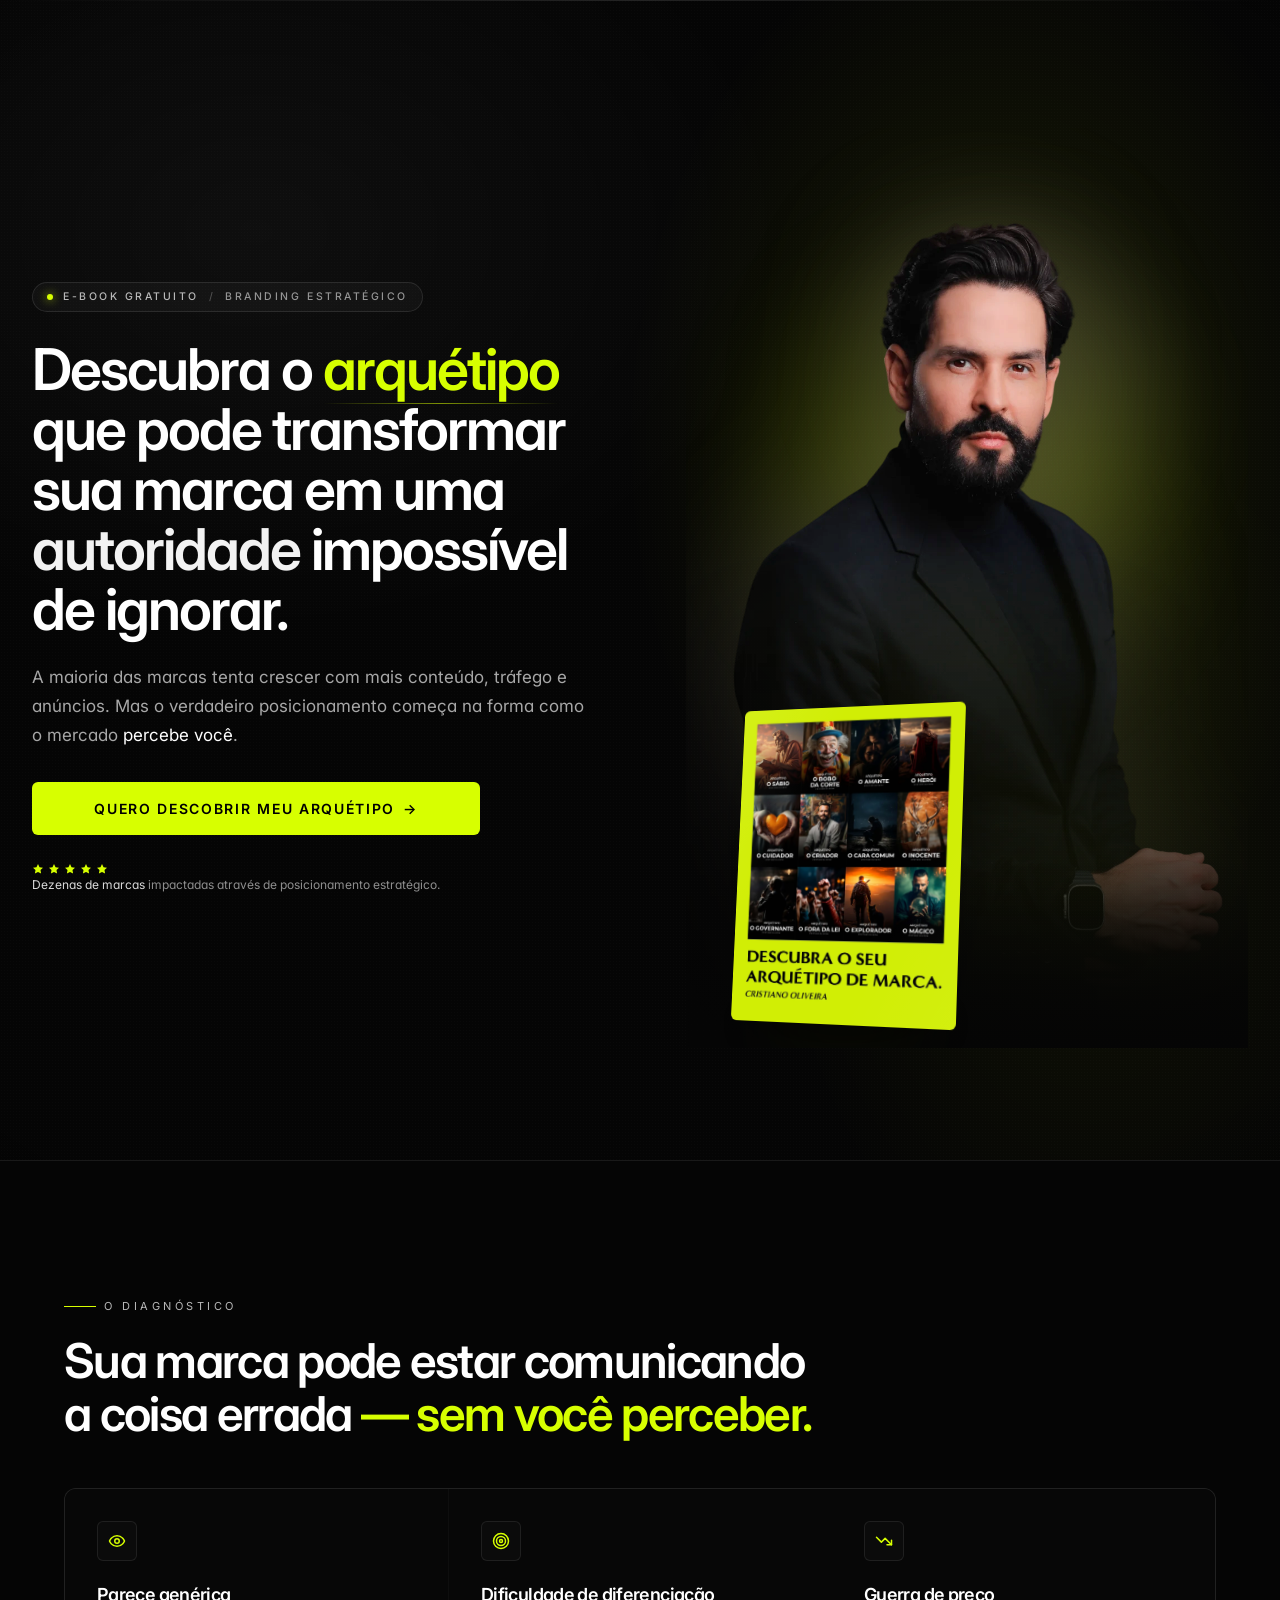
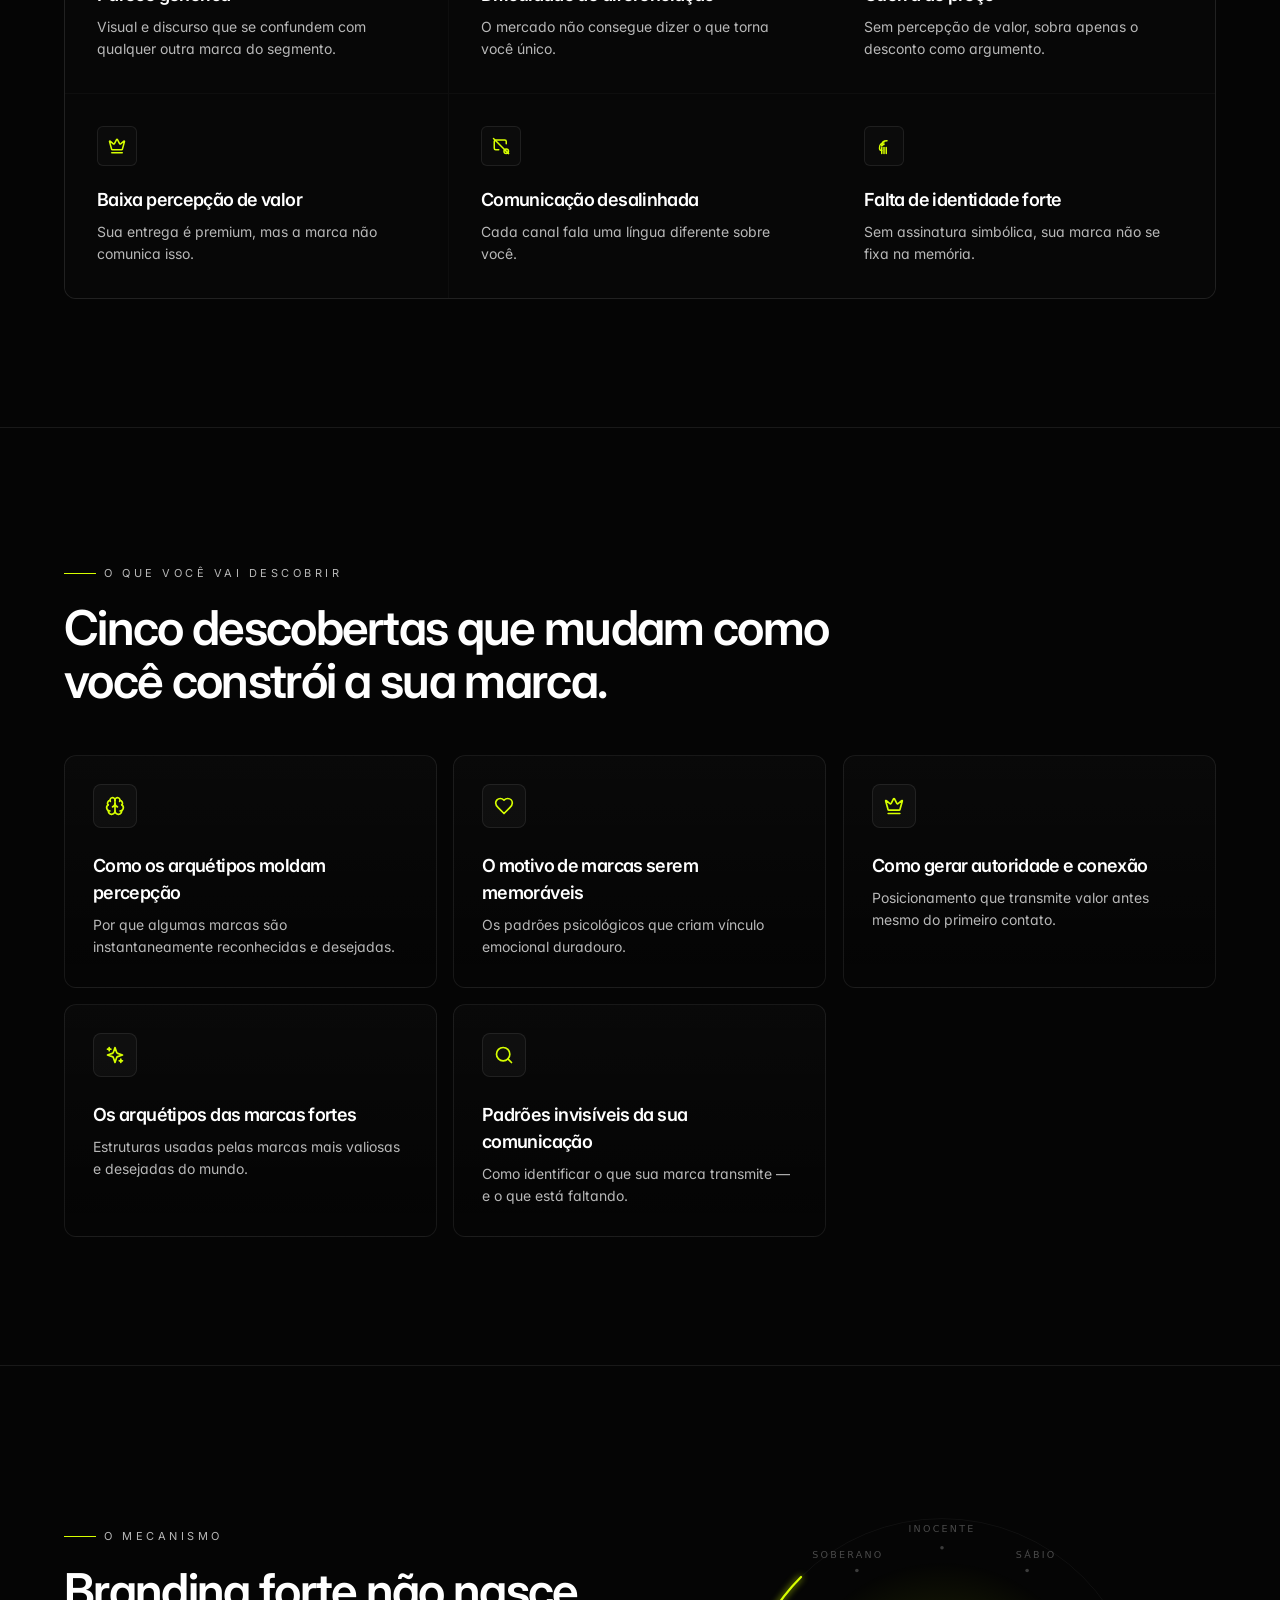
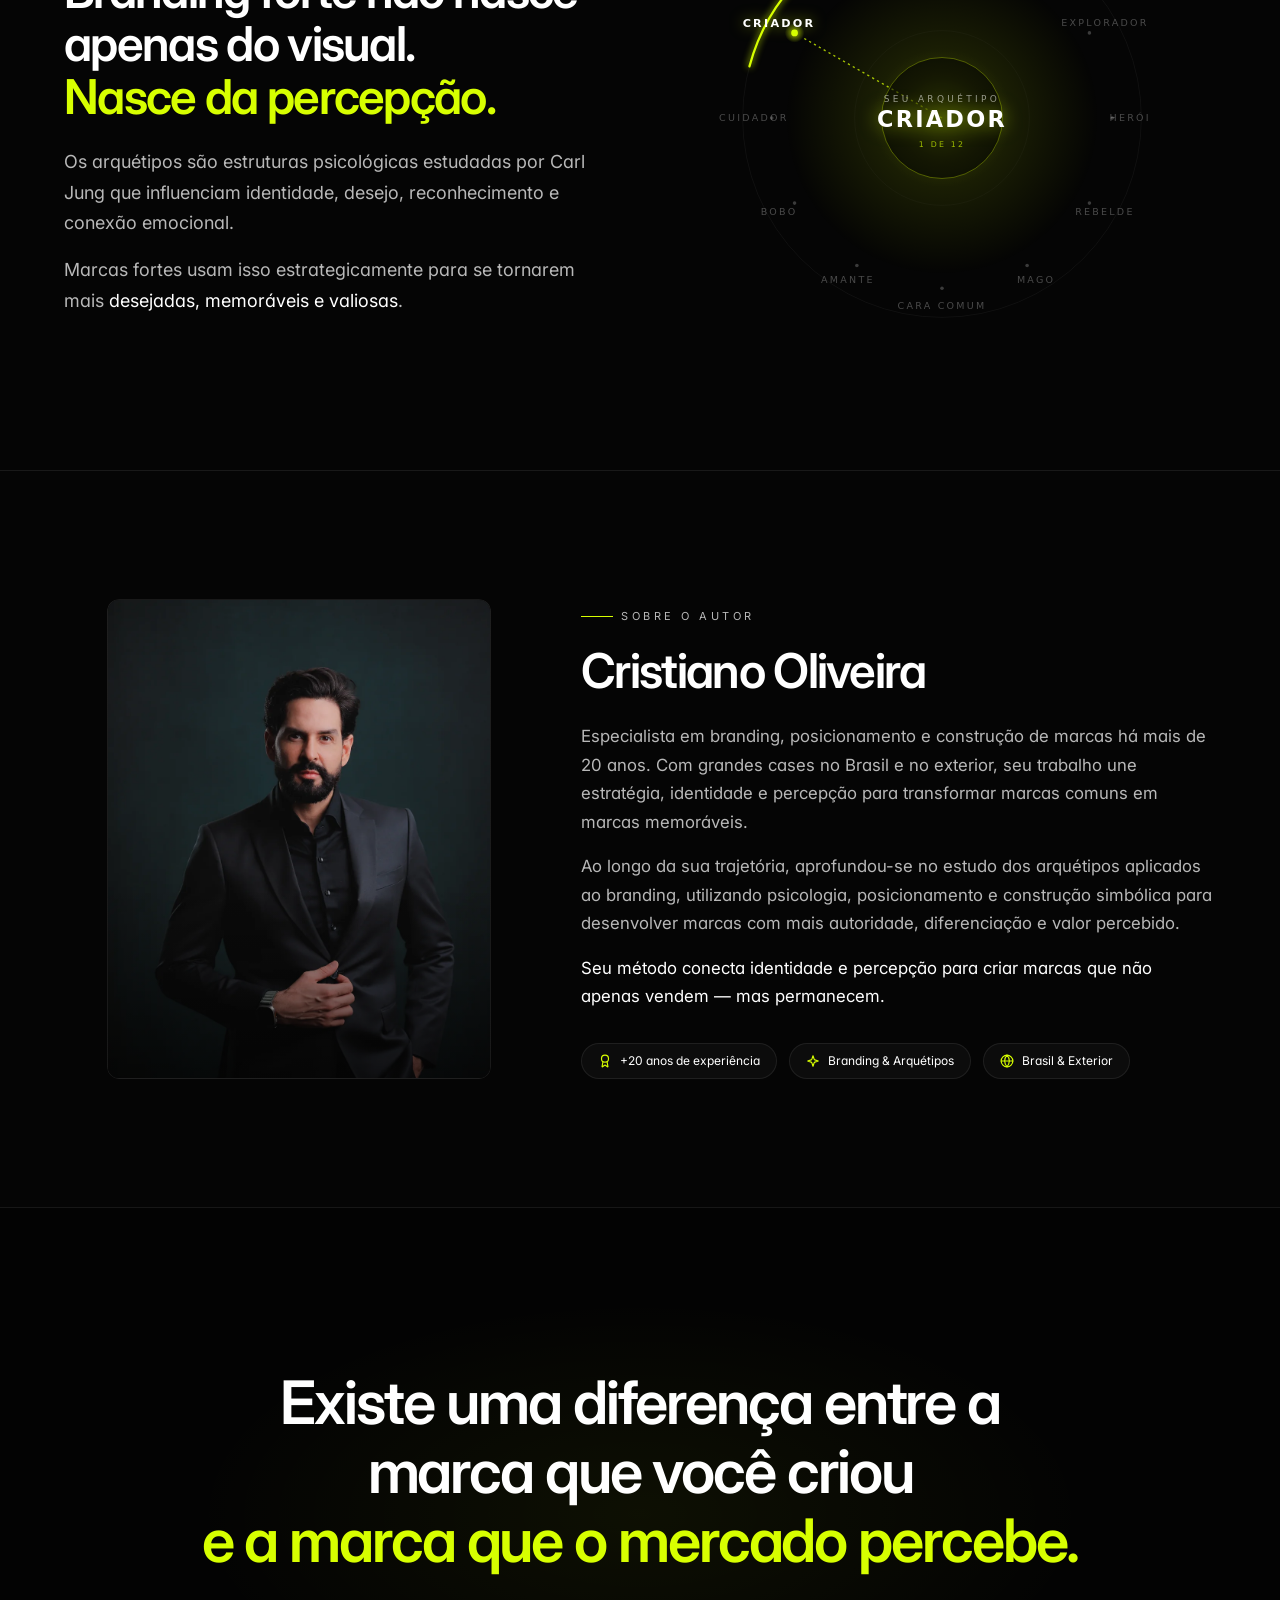
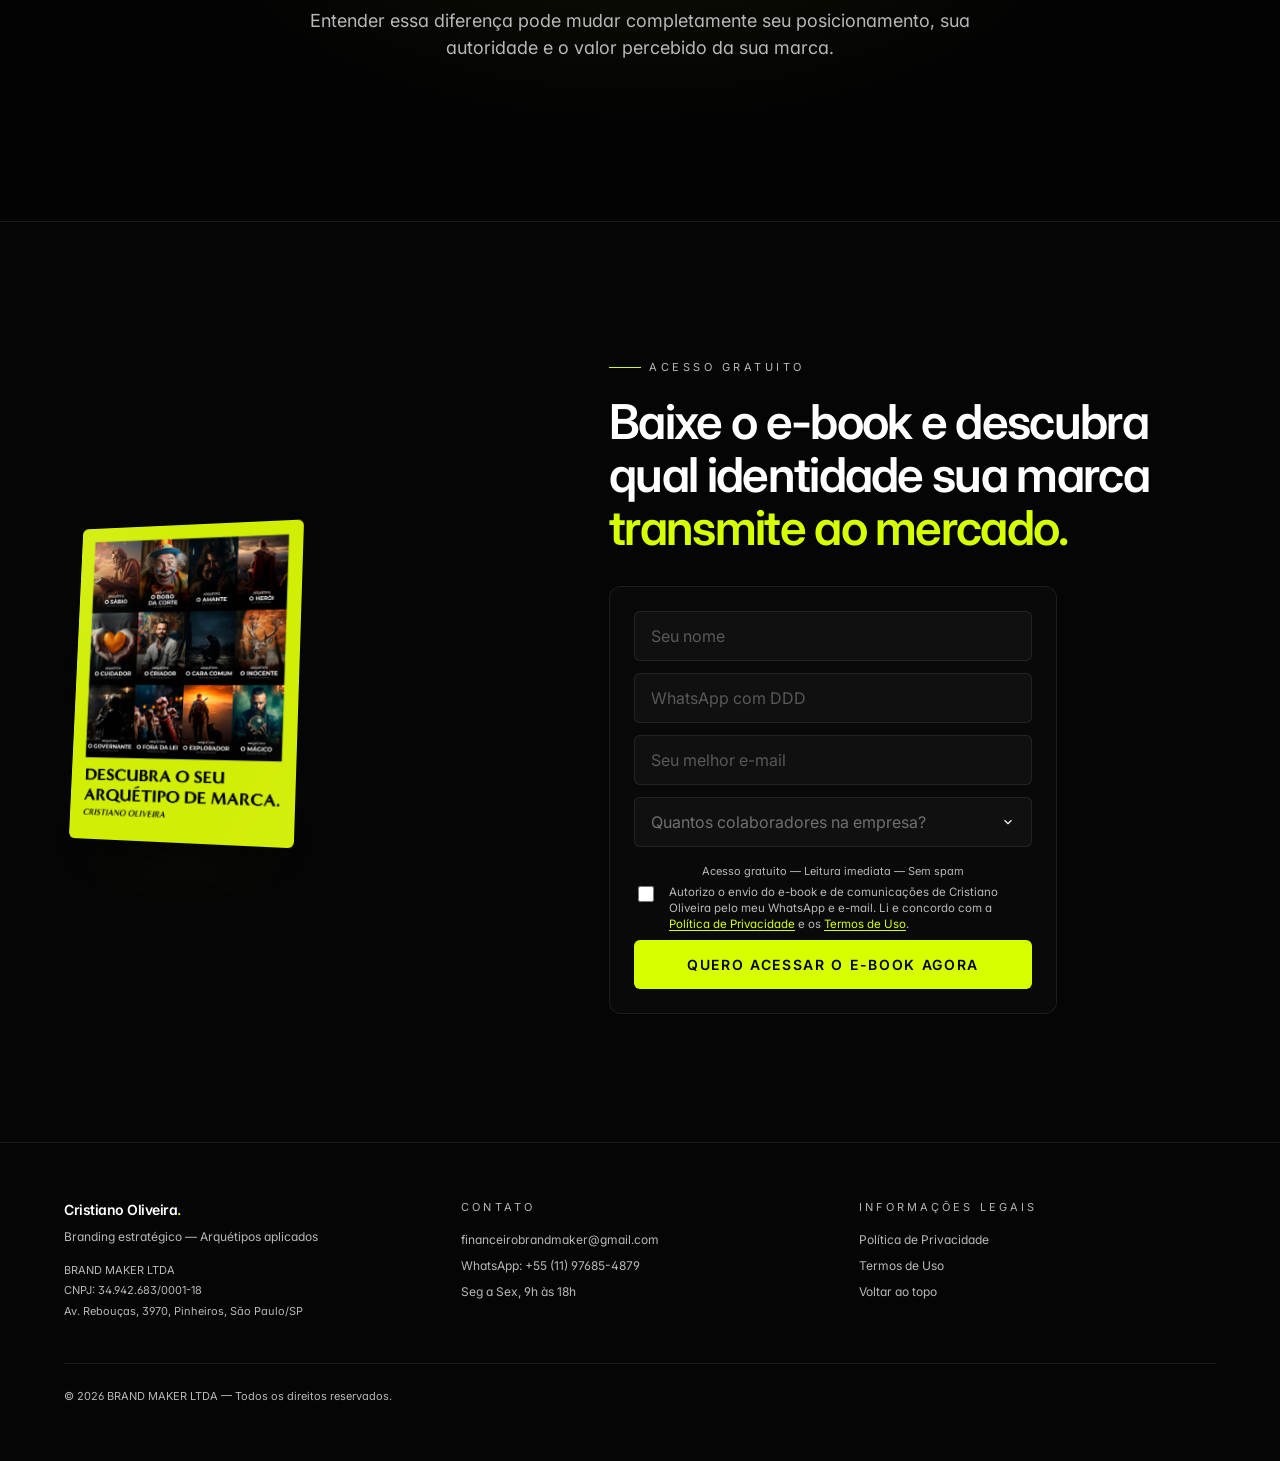
<file: index.html>
<!DOCTYPE html>
<html lang="pt-BR">
<head>
  <script>document.documentElement.classList.add("js");</script>
  <meta charset="utf-8">
  <meta name="viewport" content="width=device-width, initial-scale=1">
  <title>Descubra o Seu Arquétipo de Marca | Cristiano Oliveira</title>
  <meta name="description" content="E-book gratuito sobre branding estratégico e arquétipos de marca. Descubra qual identidade sua marca transmite ao mercado.">
  <meta name="author" content="Cristiano Oliveira">
  <meta name="theme-color" content="#050505">

  <meta property="og:title" content="Descubra o Seu Arquétipo de Marca">
  <meta property="og:description" content="Branding forte não nasce do visual. Nasce da percepção. Baixe o e-book gratuito de Cristiano Oliveira.">
  <meta property="og:type" content="website">
  <meta property="og:url" content="https://cristianooliveira.com.br/">
  <meta property="og:image" content="https://cristianooliveira.com.br/og-image.jpg">
  <meta property="og:image:type" content="image/jpeg">
  <meta property="og:image:width" content="1200">
  <meta property="og:image:height" content="630">

  <meta name="twitter:card" content="summary_large_image">
  <meta name="twitter:title" content="Arquétipos de Marca — Cristiano Oliveira">
  <meta name="twitter:description" content="E-book gratuito sobre branding estratégico e arquétipos aplicados a marcas premium.">
  <meta name="twitter:image" content="https://cristianooliveira.com.br/og-image.jpg">

  <link rel="preconnect" href="https://fonts.googleapis.com">
  <link rel="preconnect" href="https://fonts.gstatic.com" crossorigin>
  <link rel="stylesheet" href="https://fonts.googleapis.com/css2?family=Inter:wght@300;400;500;600;700;800&display=swap">
  <link rel="stylesheet" href="styles.css">
</head>
<body id="top">

  <main>

    <!-- ============================================================ -->
    <!--                          HERO                                -->
    <!-- ============================================================ -->
    <section class="hero">
      <div class="hero-bg-base" aria-hidden="true"></div>
      <div class="hero-bg-key" aria-hidden="true"></div>
      <div class="hero-bg-ambient" aria-hidden="true"></div>
      <div class="hero-bg-vignette" aria-hidden="true"></div>
      <div class="hero-bg-grain" aria-hidden="true"></div>
      <div class="hero-top-hairline" aria-hidden="true"></div>

      <div class="hero-grid">

        <div class="hero-copy">

          <div class="reveal">
            <div class="hero-badge">
              <span class="dot"></span>
              E-book gratuito
              <span class="sep">/</span>
              <span class="alt">Branding estratégico</span>
            </div>
          </div>

          <div class="reveal" data-delay="80">
            <h1 class="display-font hero-title">
              Descubra o <span class="neon">arquétipo</span>
              que pode transformar sua marca em uma
              <span class="soft">autoridade</span> impossível de ignorar.
            </h1>
          </div>

          <div class="reveal" data-delay="160">
            <p class="hero-sub">
              A maioria das marcas tenta crescer com mais conteúdo, tráfego e
              anúncios. Mas o verdadeiro posicionamento começa na forma como o
              mercado <strong>percebe você</strong>.
            </p>
          </div>

          <div class="reveal hero-cta-wrap" data-delay="240">
            <a href="#final" class="btn-neon">
              QUERO DESCOBRIR MEU ARQUÉTIPO
              <span class="arrow" aria-hidden="true">→</span>
            </a>
          </div>

          <div class="reveal proof" data-delay="340">
            <div>
              <div class="stars">
                <svg viewBox="0 0 24 24"><path d="M12 2l3.09 6.26L22 9.27l-5 4.87 1.18 6.88L12 17.77l-6.18 3.25L7 14.14 2 9.27l6.91-1.01L12 2z"/></svg>
                <svg viewBox="0 0 24 24"><path d="M12 2l3.09 6.26L22 9.27l-5 4.87 1.18 6.88L12 17.77l-6.18 3.25L7 14.14 2 9.27l6.91-1.01L12 2z"/></svg>
                <svg viewBox="0 0 24 24"><path d="M12 2l3.09 6.26L22 9.27l-5 4.87 1.18 6.88L12 17.77l-6.18 3.25L7 14.14 2 9.27l6.91-1.01L12 2z"/></svg>
                <svg viewBox="0 0 24 24"><path d="M12 2l3.09 6.26L22 9.27l-5 4.87 1.18 6.88L12 17.77l-6.18 3.25L7 14.14 2 9.27l6.91-1.01L12 2z"/></svg>
                <svg viewBox="0 0 24 24"><path d="M12 2l3.09 6.26L22 9.27l-5 4.87 1.18 6.88L12 17.77l-6.18 3.25L7 14.14 2 9.27l6.91-1.01L12 2z"/></svg>
              </div>
              <p><strong>Dezenas de marcas</strong> impactadas através de posicionamento estratégico.</p>
            </div>
          </div>

        </div>

        <div class="hero-right">
          <div class="backlight" aria-hidden="true"></div>
          <div class="rimlight" aria-hidden="true"></div>
          <img class="cristiano-img" src="assets/cristiano.webp" alt="Cristiano Oliveira" loading="eager" decoding="async">
          <div class="bottom-blend" aria-hidden="true"></div>

          <div class="hero-book">
            <div class="reveal" data-delay="220">
              <div class="ebook">
                <div class="halo" aria-hidden="true"></div>
                <div class="floor-shadow" aria-hidden="true"></div>
                <div class="floor-glow" aria-hidden="true"></div>
                <div class="wrap">
                  <div class="spine" aria-hidden="true"></div>
                  <div class="cover">
                    <img src="assets/ebook-cover.webp" alt="Capa do e-book Descubra o Seu Arquétipo de Marca" loading="eager" decoding="async">
                    <div class="gloss" aria-hidden="true"></div>
                  </div>
                </div>
              </div>
            </div>
          </div>
        </div>

      </div>
    </section>

    <!-- ============================================================ -->
    <!--                       PROBLEM                                -->
    <!-- ============================================================ -->
    <section class="section border-t-line">
      <div class="section-inner">

        <div class="reveal">
          <div class="eyebrow">O diagnóstico</div>
        </div>
        <div class="reveal" data-delay="80">
          <h2 class="display-font section-title">
            Sua marca pode estar comunicando a coisa errada<span class="neon"> — sem você perceber.</span>
          </h2>
        </div>

        <div class="problem-grid">

          <div class="reveal problem-card" data-delay="0">
            <div class="icon-tile">
              <svg viewBox="0 0 24 24" fill="none" stroke="currentColor" stroke-width="2" stroke-linecap="round" stroke-linejoin="round"><path d="M2 12s3-7 10-7 10 7 10 7-3 7-10 7-10-7-10-7Z"/><circle cx="12" cy="12" r="3"/></svg>
            </div>
            <h3 class="display-font">Parece genérica</h3>
            <p>Visual e discurso que se confundem com qualquer outra marca do segmento.</p>
          </div>

          <div class="reveal problem-card" data-delay="60">
            <div class="icon-tile">
              <svg viewBox="0 0 24 24" fill="none" stroke="currentColor" stroke-width="2" stroke-linecap="round" stroke-linejoin="round"><circle cx="12" cy="12" r="10"/><circle cx="12" cy="12" r="6"/><circle cx="12" cy="12" r="2"/></svg>
            </div>
            <h3 class="display-font">Dificuldade de diferenciação</h3>
            <p>O mercado não consegue dizer o que torna você único.</p>
          </div>

          <div class="reveal problem-card" data-delay="120">
            <div class="icon-tile">
              <svg viewBox="0 0 24 24" fill="none" stroke="currentColor" stroke-width="2" stroke-linecap="round" stroke-linejoin="round"><polyline points="22 17 13.5 8.5 8.5 13.5 2 7"/><polyline points="16 17 22 17 22 11"/></svg>
            </div>
            <h3 class="display-font">Guerra de preço</h3>
            <p>Sem percepção de valor, sobra apenas o desconto como argumento.</p>
          </div>

          <div class="reveal problem-card" data-delay="180">
            <div class="icon-tile">
              <svg viewBox="0 0 24 24" fill="none" stroke="currentColor" stroke-width="2" stroke-linecap="round" stroke-linejoin="round"><path d="M11.562 3.266a.5.5 0 0 1 .876 0L15.39 8.87a1 1 0 0 0 1.516.294L21.183 5.5a.5.5 0 0 1 .798.519l-2.834 10.246a1 1 0 0 1-.956.734H5.81a1 1 0 0 1-.957-.734L2.02 6.02a.5.5 0 0 1 .798-.519l4.276 3.664a1 1 0 0 0 1.516-.294z"/><path d="M5 21h14"/></svg>
            </div>
            <h3 class="display-font">Baixa percepção de valor</h3>
            <p>Sua entrega é premium, mas a marca não comunica isso.</p>
          </div>

          <div class="reveal problem-card" data-delay="240">
            <div class="icon-tile">
              <svg viewBox="0 0 24 24" fill="none" stroke="currentColor" stroke-width="2" stroke-linecap="round" stroke-linejoin="round"><path d="M9 17H5a2 2 0 0 1-2-2V6a2 2 0 0 1 2-2h12a2 2 0 0 1 2 2v3"/><path d="m22 22-3-3"/><path d="M16 19a3 3 0 1 0 6 0 3 3 0 0 0-6 0"/><path d="m2 2 20 20"/></svg>
            </div>
            <h3 class="display-font">Comunicação desalinhada</h3>
            <p>Cada canal fala uma língua diferente sobre você.</p>
          </div>

          <div class="reveal problem-card" data-delay="300">
            <div class="icon-tile">
              <svg viewBox="0 0 24 24" fill="none" stroke="currentColor" stroke-width="2" stroke-linecap="round" stroke-linejoin="round"><path d="M12 10c-1.5 0-2.5.5-3 2"/><path d="M9 18c-1.4 0-3-1-3-3 0-4 .5-7 6-7"/><path d="M16 5c-3 0-7 1-7 6"/><path d="M9 22V14"/><path d="M12 22V14"/><path d="M15 22V14"/></svg>
            </div>
            <h3 class="display-font">Falta de identidade forte</h3>
            <p>Sem assinatura simbólica, sua marca não se fixa na memória.</p>
          </div>

        </div>
      </div>
    </section>

    <!-- ============================================================ -->
    <!--                       BENEFITS                               -->
    <!-- ============================================================ -->
    <section class="section border-t-line">
      <div class="section-inner">

        <div class="reveal">
          <div class="eyebrow">O que você vai descobrir</div>
        </div>
        <div class="reveal" data-delay="80">
          <h2 class="display-font section-title">
            Cinco descobertas que mudam como você constrói a sua marca.
          </h2>
        </div>

        <div class="benefit-grid">

          <div class="reveal benefit-card" data-delay="0">
            <div class="icon-tile">
              <svg viewBox="0 0 24 24" fill="none" stroke="currentColor" stroke-width="2" stroke-linecap="round" stroke-linejoin="round"><path d="M12 18V5"/><path d="M15 13a4.17 4.17 0 0 1-3-4 4.17 4.17 0 0 1-3 4"/><path d="M17.598 6.5A3 3 0 1 0 12 5a3 3 0 1 0-5.598 1.5"/><path d="M17.997 5.125a4 4 0 0 1 2.526 5.77"/><path d="M18 18a4 4 0 0 0 2-7.464"/><path d="M19.967 17.483A4 4 0 1 1 12 18a4 4 0 1 1-7.967-.517"/><path d="M6 18a4 4 0 0 1-2-7.464"/><path d="M6.003 5.125a4 4 0 0 0-2.526 5.77"/></svg>
            </div>
            <h3 class="display-font">Como os arquétipos moldam percepção</h3>
            <p>Por que algumas marcas são instantaneamente reconhecidas e desejadas.</p>
          </div>

          <div class="reveal benefit-card" data-delay="70">
            <div class="icon-tile">
              <svg viewBox="0 0 24 24" fill="none" stroke="currentColor" stroke-width="2" stroke-linecap="round" stroke-linejoin="round"><path d="M19 14c1.49-1.46 3-3.21 3-5.5A5.5 5.5 0 0 0 16.5 3c-1.76 0-3 .5-4.5 2-1.5-1.5-2.74-2-4.5-2A5.5 5.5 0 0 0 2 8.5c0 2.3 1.5 4.05 3 5.5l7 7Z"/></svg>
            </div>
            <h3 class="display-font">O motivo de marcas serem memoráveis</h3>
            <p>Os padrões psicológicos que criam vínculo emocional duradouro.</p>
          </div>

          <div class="reveal benefit-card" data-delay="140">
            <div class="icon-tile">
              <svg viewBox="0 0 24 24" fill="none" stroke="currentColor" stroke-width="2" stroke-linecap="round" stroke-linejoin="round"><path d="M11.562 3.266a.5.5 0 0 1 .876 0L15.39 8.87a1 1 0 0 0 1.516.294L21.183 5.5a.5.5 0 0 1 .798.519l-2.834 10.246a1 1 0 0 1-.956.734H5.81a1 1 0 0 1-.957-.734L2.02 6.02a.5.5 0 0 1 .798-.519l4.276 3.664a1 1 0 0 0 1.516-.294z"/><path d="M5 21h14"/></svg>
            </div>
            <h3 class="display-font">Como gerar autoridade e conexão</h3>
            <p>Posicionamento que transmite valor antes mesmo do primeiro contato.</p>
          </div>

          <div class="reveal benefit-card" data-delay="210">
            <div class="icon-tile">
              <svg viewBox="0 0 24 24" fill="none" stroke="currentColor" stroke-width="2" stroke-linecap="round" stroke-linejoin="round"><path d="m12 3-1.9 5.8a2 2 0 0 1-1.287 1.288L3 12l5.8 1.9a2 2 0 0 1 1.288 1.287L12 21l1.9-5.8a2 2 0 0 1 1.287-1.288L21 12l-5.8-1.9a2 2 0 0 1-1.288-1.287Z"/><path d="M5 3v4"/><path d="M19 17v4"/><path d="M3 5h4"/><path d="M17 19h4"/></svg>
            </div>
            <h3 class="display-font">Os arquétipos das marcas fortes</h3>
            <p>Estruturas usadas pelas marcas mais valiosas e desejadas do mundo.</p>
          </div>

          <div class="reveal benefit-card" data-delay="280">
            <div class="icon-tile">
              <svg viewBox="0 0 24 24" fill="none" stroke="currentColor" stroke-width="2" stroke-linecap="round" stroke-linejoin="round"><path d="m21 21-4.34-4.34"/><circle cx="11" cy="11" r="8"/></svg>
            </div>
            <h3 class="display-font">Padrões invisíveis da sua comunicação</h3>
            <p>Como identificar o que sua marca transmite — e o que está faltando.</p>
          </div>

        </div>
      </div>
    </section>

    <!-- ============================================================ -->
    <!--                       MECHANISM                              -->
    <!-- ============================================================ -->
    <section class="section border-t-line" style="position: relative;">
      <div class="section-inner">
        <div class="mech-grid">

          <div class="mech-text">
            <div class="reveal">
              <div class="eyebrow">O mecanismo</div>
            </div>
            <div class="reveal" data-delay="80">
              <h2 class="display-font section-title">
                Branding forte não nasce apenas do visual.<br>
                <span class="neon">Nasce da percepção.</span>
              </h2>
            </div>
            <div class="reveal" data-delay="160">
              <p class="lead-1">
                Os arquétipos são estruturas psicológicas estudadas por Carl Jung
                que influenciam identidade, desejo, reconhecimento e conexão
                emocional.
              </p>
            </div>
            <div class="reveal" data-delay="220">
              <p>
                Marcas fortes usam isso estrategicamente para se tornarem mais
                <strong>desejadas, memoráveis e valiosas</strong>.
              </p>
            </div>
          </div>

          <div class="reveal mech-wheel-wrap" data-delay="120">
            <div class="mech-wheel">
              <div class="center-halo" aria-hidden="true"></div>
              <svg viewBox="0 0 400 400" xmlns="http://www.w3.org/2000/svg">
                <defs>
                  <radialGradient id="centerCore" cx="50%" cy="50%" r="50%">
                    <stop offset="0%" stop-color="rgba(215,255,0,0.35)"/>
                    <stop offset="60%" stop-color="rgba(215,255,0,0.08)"/>
                    <stop offset="100%" stop-color="rgba(215,255,0,0)"/>
                  </radialGradient>
                  <radialGradient id="chosenHalo" cx="50%" cy="50%" r="50%">
                    <stop offset="0%" stop-color="rgba(215,255,0,0.85)"/>
                    <stop offset="100%" stop-color="rgba(215,255,0,0)"/>
                  </radialGradient>
                  <filter id="neonGlow" x="-50%" y="-50%" width="200%" height="200%">
                    <feGaussianBlur stdDeviation="3.5" result="b"/>
                    <feMerge>
                      <feMergeNode in="b"/>
                      <feMergeNode in="SourceGraphic"/>
                    </feMerge>
                  </filter>
                </defs>
                <circle cx="200" cy="200" r="178" fill="none" stroke="rgba(255,255,255,0.07)" stroke-width="0.6"/>
        <circle cx="200" cy="200" r="78" fill="none" stroke="rgba(255,255,255,0.05)" stroke-width="0.5"/>
        <path d="M 28.07 153.93 A 178 178 0 0 1 74.13 74.13" fill="none" stroke="#d7ff00" stroke-width="2" stroke-linecap="round" filter="url(#neonGlow)"/>
        <line x1="200" y1="200" x2="75.29" y2="128.00" stroke="#d7ff00" stroke-width="1.2" stroke-dasharray="2 3" opacity="0.75"/>
        <circle cx="200.00" cy="48.00" r="1.6" fill="rgba(255,255,255,0.22)"/>
        <text x="200.00" y="32.00" text-anchor="middle" dominant-baseline="middle" font-size="8.5" letter-spacing="2" font-family="ui-sans-serif, system-ui, sans-serif" font-weight="500" fill="rgba(255,255,255,0.28)">INOCENTE</text>
        <circle cx="276.00" cy="68.36" r="1.6" fill="rgba(255,255,255,0.22)"/>
        <text x="284.00" y="54.51" text-anchor="middle" dominant-baseline="middle" font-size="8.5" letter-spacing="2" font-family="ui-sans-serif, system-ui, sans-serif" font-weight="500" fill="rgba(255,255,255,0.28)">SÁBIO</text>
        <circle cx="331.64" cy="124.00" r="1.6" fill="rgba(255,255,255,0.22)"/>
        <text x="345.49" y="116.00" text-anchor="middle" dominant-baseline="middle" font-size="8.5" letter-spacing="2" font-family="ui-sans-serif, system-ui, sans-serif" font-weight="500" fill="rgba(255,255,255,0.28)">EXPLORADOR</text>
        <circle cx="352.00" cy="200.00" r="1.6" fill="rgba(255,255,255,0.22)"/>
        <text x="368.00" y="200.00" text-anchor="middle" dominant-baseline="middle" font-size="8.5" letter-spacing="2" font-family="ui-sans-serif, system-ui, sans-serif" font-weight="500" fill="rgba(255,255,255,0.28)">HERÓI</text>
        <circle cx="331.64" cy="276.00" r="1.6" fill="rgba(255,255,255,0.22)"/>
        <text x="345.49" y="284.00" text-anchor="middle" dominant-baseline="middle" font-size="8.5" letter-spacing="2" font-family="ui-sans-serif, system-ui, sans-serif" font-weight="500" fill="rgba(255,255,255,0.28)">REBELDE</text>
        <circle cx="276.00" cy="331.64" r="1.6" fill="rgba(255,255,255,0.22)"/>
        <text x="284.00" y="345.49" text-anchor="middle" dominant-baseline="middle" font-size="8.5" letter-spacing="2" font-family="ui-sans-serif, system-ui, sans-serif" font-weight="500" fill="rgba(255,255,255,0.28)">MAGO</text>
        <circle cx="200.00" cy="352.00" r="1.6" fill="rgba(255,255,255,0.22)"/>
        <text x="200.00" y="368.00" text-anchor="middle" dominant-baseline="middle" font-size="8.5" letter-spacing="2" font-family="ui-sans-serif, system-ui, sans-serif" font-weight="500" fill="rgba(255,255,255,0.28)">CARA COMUM</text>
        <circle cx="124.00" cy="331.64" r="1.6" fill="rgba(255,255,255,0.22)"/>
        <text x="116.00" y="345.49" text-anchor="middle" dominant-baseline="middle" font-size="8.5" letter-spacing="2" font-family="ui-sans-serif, system-ui, sans-serif" font-weight="500" fill="rgba(255,255,255,0.28)">AMANTE</text>
        <circle cx="68.36" cy="276.00" r="1.6" fill="rgba(255,255,255,0.22)"/>
        <text x="54.51" y="284.00" text-anchor="middle" dominant-baseline="middle" font-size="8.5" letter-spacing="2" font-family="ui-sans-serif, system-ui, sans-serif" font-weight="500" fill="rgba(255,255,255,0.28)">BOBO</text>
        <circle cx="48.00" cy="200.00" r="1.6" fill="rgba(255,255,255,0.22)"/>
        <text x="32.00" y="200.00" text-anchor="middle" dominant-baseline="middle" font-size="8.5" letter-spacing="2" font-family="ui-sans-serif, system-ui, sans-serif" font-weight="500" fill="rgba(255,255,255,0.28)">CUIDADOR</text>
        <circle cx="68.36" cy="124.00" r="9" fill="url(#chosenHalo)"><animate attributeName="r" values="7;12;7" dur="2.4s" repeatCount="indefinite"/><animate attributeName="opacity" values="0.7;1;0.7" dur="2.4s" repeatCount="indefinite"/></circle>
        <circle cx="68.36" cy="124.00" r="3" fill="#d7ff00"/>
        <text x="54.51" y="116.00" text-anchor="middle" dominant-baseline="middle" font-size="10" letter-spacing="2" font-family="ui-sans-serif, system-ui, sans-serif" font-weight="700" fill="#ffffff" style="filter: drop-shadow(0 0 6px rgba(215,255,0,0.55));">CRIADOR</text>
        <circle cx="124.00" cy="68.36" r="1.6" fill="rgba(255,255,255,0.22)"/>
        <text x="116.00" y="54.51" text-anchor="middle" dominant-baseline="middle" font-size="8.5" letter-spacing="2" font-family="ui-sans-serif, system-ui, sans-serif" font-weight="500" fill="rgba(255,255,255,0.28)">SOBERANO</text>
        <circle cx="200" cy="200" r="62" fill="url(#centerCore)"><animate attributeName="opacity" values="0.7;1;0.7" dur="3.2s" repeatCount="indefinite"/></circle>
        <circle cx="200" cy="200" r="54" fill="rgba(5,5,5,0.55)" stroke="rgba(215,255,0,0.35)" stroke-width="0.8"/>
        <text x="200" y="186" text-anchor="middle" font-size="8" letter-spacing="3" font-family="ui-sans-serif, system-ui, sans-serif" fill="rgba(255,255,255,0.55)">SEU ARQUÉTIPO</text>
        <text x="200" y="208" text-anchor="middle" font-size="20" letter-spacing="2" font-family="ui-sans-serif, system-ui, sans-serif" font-weight="700" fill="#ffffff" style="filter: drop-shadow(0 0 8px rgba(215,255,0,0.55));">CRIADOR</text>
        <text x="200" y="226" text-anchor="middle" font-size="7" letter-spacing="2" font-family="ui-sans-serif, system-ui, sans-serif" fill="rgba(215,255,0,0.7)">1 DE 12</text>
              </svg>
            </div>
          </div>

        </div>
      </div>
    </section>

    <!-- ============================================================ -->
    <!--                       AUTHOR                                 -->
    <!-- ============================================================ -->
    <section class="section border-t-line">
      <div class="section-inner">
        <div class="author-grid">

          <div class="reveal">
            <div class="author-photo-wrap">
              <div class="author-photo-glow" aria-hidden="true"></div>
              <div class="author-photo">
                <img src="assets/cristiano-author.webp" alt="Cristiano Oliveira, especialista em branding e arquétipos" loading="lazy" decoding="async">
                <div class="photo-fade" aria-hidden="true"></div>
              </div>
            </div>
          </div>

          <div>
            <div class="reveal">
              <div class="eyebrow">Sobre o autor</div>
            </div>
            <div class="reveal" data-delay="80">
              <h2 class="display-font section-title">Cristiano Oliveira</h2>
            </div>
            <div class="reveal author-body" data-delay="140">
              <p>
                Especialista em branding, posicionamento e construção de marcas
                há mais de 20 anos. Com grandes cases no Brasil e no exterior,
                seu trabalho une estratégia, identidade e percepção para
                transformar marcas comuns em marcas memoráveis.
              </p>
              <p>
                Ao longo da sua trajetória, aprofundou-se no estudo dos
                arquétipos aplicados ao branding, utilizando psicologia,
                posicionamento e construção simbólica para desenvolver marcas
                com mais autoridade, diferenciação e valor percebido.
              </p>
              <p class="bright">
                Seu método conecta identidade e percepção para criar marcas que
                não apenas vendem — mas permanecem.
              </p>
            </div>

            <div class="reveal author-badges" data-delay="220">
              <span class="author-badge">
                <svg viewBox="0 0 24 24" fill="none" stroke="currentColor" stroke-width="2" stroke-linecap="round" stroke-linejoin="round"><path d="m15.477 12.89 1.515 8.526a.5.5 0 0 1-.81.47l-3.58-2.687a1 1 0 0 0-1.197 0l-3.586 2.686a.5.5 0 0 1-.81-.469l1.514-8.526"/><circle cx="12" cy="8" r="6"/></svg>
                +20 anos de experiência
              </span>
              <span class="author-badge">
                <svg viewBox="0 0 24 24" fill="none" stroke="currentColor" stroke-width="2" stroke-linecap="round" stroke-linejoin="round"><path d="m12 3-1.9 5.8a2 2 0 0 1-1.287 1.288L3 12l5.8 1.9a2 2 0 0 1 1.288 1.287L12 21l1.9-5.8a2 2 0 0 1 1.287-1.288L21 12l-5.8-1.9a2 2 0 0 1-1.288-1.287Z"/></svg>
                Branding & Arquétipos
              </span>
              <span class="author-badge">
                <svg viewBox="0 0 24 24" fill="none" stroke="currentColor" stroke-width="2" stroke-linecap="round" stroke-linejoin="round"><circle cx="12" cy="12" r="10"/><path d="M2 12h20"/><path d="M12 2a15.3 15.3 0 0 1 4 10 15.3 15.3 0 0 1-4 10 15.3 15.3 0 0 1-4-10 15.3 15.3 0 0 1 4-10z"/></svg>
                Brasil & Exterior
              </span>
            </div>
          </div>

        </div>
      </div>
    </section>

    <!-- ============================================================ -->
    <!--                    PATTERN BREAK                             -->
    <!-- ============================================================ -->
    <section class="section-darker" style="position: relative; border-top: 1px solid var(--brand-line);">
      <div class="pattern-bg" aria-hidden="true"></div>
      <div style="position: relative; margin: 0 auto; max-width: 56rem;">
        <div class="reveal">
          <p class="display-font pattern-text">
            Existe uma diferença entre a marca que você criou<br>
            <span class="neon">e a marca que o mercado percebe.</span>
          </p>
        </div>
        <div class="reveal" data-delay="140">
          <p class="pattern-sub">
            Entender essa diferença pode mudar completamente seu posicionamento,
            sua autoridade e o valor percebido da sua marca.
          </p>
        </div>
      </div>
    </section>

    <!-- ============================================================ -->
    <!--                       FINAL CTA                              -->
    <!-- ============================================================ -->
    <section id="final" class="section border-t-line" style="scroll-margin-top: 5rem;">
      <div class="section-inner">
        <div class="final-grid">

          <div class="reveal final-ebook-wrap">
            <div class="ebook">
              <div class="halo" aria-hidden="true"></div>
              <div class="floor-shadow" aria-hidden="true"></div>
              <div class="floor-glow" aria-hidden="true"></div>
              <div class="wrap">
                <div class="spine" aria-hidden="true"></div>
                <div class="cover">
                  <img src="assets/ebook-cover.webp" alt="Capa do e-book Descubra o Seu Arquétipo de Marca" loading="lazy" decoding="async">
                  <div class="gloss" aria-hidden="true"></div>
                </div>
              </div>
            </div>
          </div>

          <div>
            <div class="reveal">
              <div class="eyebrow">Acesso gratuito</div>
            </div>
            <div class="reveal" data-delay="80">
              <h2 class="display-font section-title">
                Baixe o e-book e descubra qual identidade sua marca
                <span class="neon">transmite ao mercado.</span>
              </h2>
            </div>

            <div class="reveal" data-delay="160">
              <div id="formulario-final" class="form-card">
                <form data-form="lead" data-origem="final" novalidate>
                  <div class="form-row">
                    <input class="input" name="nome" type="text" inputmode="text" autocomplete="name" placeholder="Seu nome">
                  </div>
                  <div class="form-row">
                    <input class="input" name="whatsapp" type="tel" inputmode="tel" autocomplete="tel" placeholder="WhatsApp com DDD">
                  </div>
                  <div class="form-row">
                    <input class="input" name="email" type="email" inputmode="email" autocomplete="email" placeholder="Seu melhor e-mail">
                  </div>
                  <div class="form-row">
                    <select class="input select" name="colaboradores">
                      <option value="" disabled selected>Quantos colaboradores na empresa?</option>
                      <option value="ate_5">Até 5</option>
                      <option value="5_10">Entre 5 e 10</option>
                      <option value="10_20">Entre 10 e 20</option>
                      <option value="20_50">Entre 20 e 50</option>
                      <option value="50_100">Entre 50 e 100</option>
                      <option value="acima_100">Acima de 100</option>
                    </select>
                  </div>

                  <p class="form-helper">Acesso gratuito — Leitura imediata — Sem spam</p>

                  <div class="form-row optin-wrap">
                    <label class="optin">
                      <input type="checkbox" name="optin_whatsapp">
                      <span>
                        Autorizo o envio do e-book e de comunicações de Cristiano Oliveira pelo meu WhatsApp e e-mail. Li e concordo com a
                        <a href="politica-de-privacidade.html" target="_blank" rel="noopener noreferrer">Política de Privacidade</a>
                        e os
                        <a href="termos-de-uso.html" target="_blank" rel="noopener noreferrer">Termos de Uso</a>.
                      </span>
                    </label>
                  </div>

                  <button type="submit" class="btn-neon btn-submit">QUERO ACESSAR O E-BOOK AGORA</button>
                </form>
              </div>
            </div>
          </div>

        </div>
      </div>
    </section>

    <!-- ============================================================ -->
    <!--                          FOOTER                              -->
    <!-- ============================================================ -->
    <footer class="footer">
  <div class="footer-inner">

    <div>
      <div class="display-font footer-brand">Cristiano Oliveira<span class="dot">.</span></div>
      <p class="footer-tagline">Branding estratégico — Arquétipos aplicados</p>
      <div class="footer-meta">
        <p>BRAND MAKER LTDA</p>
        <p>CNPJ: 34.942.683/0001-18</p>
        <p>Av. Rebouças, 3970, Pinheiros, São Paulo/SP</p>
      </div>
    </div>

    <div>
      <h3 class="footer-h">Contato</h3>
      <ul class="footer-list">
        <li><a href="mailto:financeirobrandmaker@gmail.com">financeirobrandmaker@gmail.com</a></li>
        <li><a href="https://wa.me/5511976854879?text=Ol%C3%A1%21%20Acabei%20de%20baixar%20o%20e-book%20%2AArqu%C3%A9tipos%20de%20Marca%2A%20e%20tenho%20interesse%20em%20conversar%20sobre%20uma%20sess%C3%A3o%20estrat%C3%A9gica%20para%20a%20minha%20marca." target="_blank" rel="noopener noreferrer">WhatsApp: +55 (11) 97685-4879</a></li>
        <li>Seg a Sex, 9h às 18h</li>
      </ul>
    </div>

    <div>
      <h3 class="footer-h">Informações legais</h3>
      <ul class="footer-list">
        <li><a href="politica-de-privacidade.html">Política de Privacidade</a></li>
        <li><a href="termos-de-uso.html">Termos de Uso</a></li>
        <li><a href="#top">Voltar ao topo</a></li>
      </ul>
    </div>

  </div>

  <div class="footer-bottom">
    <p>© <span data-current-year>2026</span> BRAND MAKER LTDA — Todos os direitos reservados.</p>
  </div>
</footer>

  </main>

  <!-- Sticky CTA mobile -->
  <div class="sticky-cta">
    <button type="button">QUERO MEU ARQUÉTIPO</button>
  </div>

  <script src="app.js" defer></script>
</body>
</html>
</file>
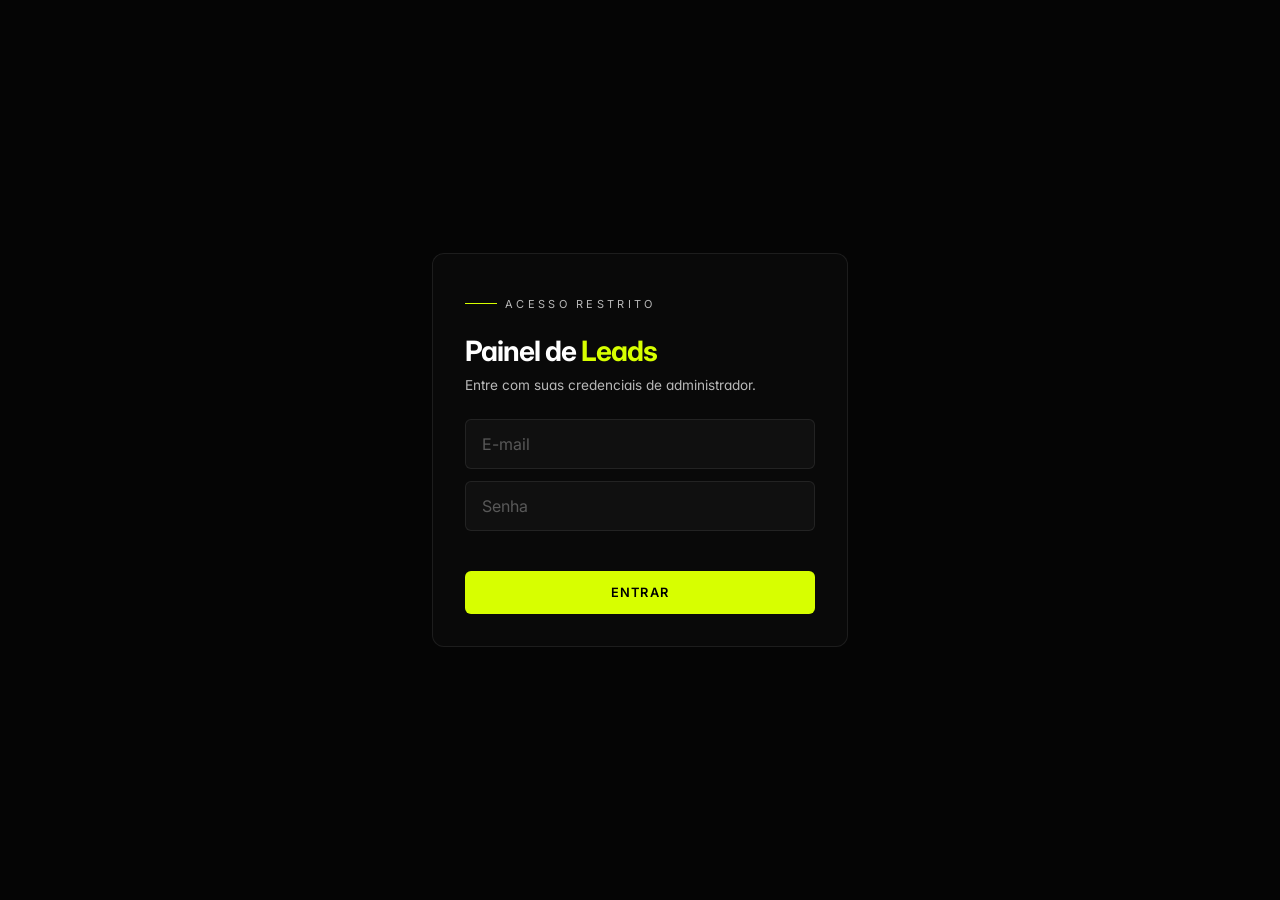
<file: admin.html>
<!DOCTYPE html>
<html lang="pt-BR">
<head>
  <script>document.documentElement.classList.add("js");</script>
  <meta charset="utf-8">
  <meta name="viewport" content="width=device-width, initial-scale=1">
  <title>Admin · Leads — Brand Maker</title>
  <meta name="robots" content="noindex,nofollow">
  <meta name="theme-color" content="#050505">

  <link rel="preconnect" href="https://fonts.googleapis.com">
  <link rel="preconnect" href="https://fonts.gstatic.com" crossorigin>
  <link rel="stylesheet" href="https://fonts.googleapis.com/css2?family=Inter:wght@300;400;500;600;700;800&display=swap">
  <link rel="stylesheet" href="styles.css">

  <style>
    /* ===================================================================
       ADMIN — estilos próprios (sobrepõem styles.css quando necessário)
       =================================================================== */
    body { background: var(--brand-bg); }

    /* Login screen */
    .admin-login {
      min-height: 100vh;
      display: flex;
      align-items: center;
      justify-content: center;
      padding: 1.5rem;
    }
    .admin-login-card {
      width: 100%;
      max-width: 26rem;
      padding: 2rem;
      border: 1px solid var(--brand-line);
      background: rgba(255, 255, 255, 0.02);
      border-radius: 0.75rem;
    }
    .admin-login-eyebrow {
      display: inline-flex;
      align-items: center;
      gap: 0.5rem;
      font-size: 11px;
      letter-spacing: 0.3em;
      text-transform: uppercase;
      color: var(--brand-muted);
      margin-bottom: 1.5rem;
    }
    .admin-login-eyebrow::before {
      content: "";
      width: 2rem;
      height: 1px;
      background: var(--brand-neon);
    }
    .admin-login h1 {
      font-size: 1.75rem;
      line-height: 1.1;
      letter-spacing: -0.035em;
      margin: 0 0 0.5rem;
      color: #fff;
    }
    .admin-login h1 .neon { color: var(--brand-neon); }
    .admin-login p.sub {
      font-size: 0.85rem;
      color: var(--brand-muted);
      margin: 0 0 1.5rem;
    }
    .admin-login form { display: flex; flex-direction: column; gap: 0.75rem; }
    .admin-error {
      color: #fca5a5;
      font-size: 0.8rem;
      margin: 0;
      min-height: 1.2em;
    }

    /* Table screen */
    .admin-app {
      min-height: 100vh;
      display: flex;
      flex-direction: column;
    }
    .admin-bar {
      position: sticky;
      top: 0;
      z-index: 10;
      display: flex;
      flex-wrap: wrap;
      gap: 0.75rem;
      align-items: center;
      padding: 1rem 1.25rem;
      background: rgba(5, 5, 5, 0.92);
      backdrop-filter: blur(10px);
      -webkit-backdrop-filter: blur(10px);
      border-bottom: 1px solid var(--brand-line);
    }
    .admin-bar h1 {
      margin: 0;
      font-size: 1rem;
      letter-spacing: -0.02em;
      color: #fff;
      font-weight: 600;
    }
    .admin-bar h1 .count {
      display: inline-block;
      margin-left: 0.5rem;
      padding: 0.15rem 0.5rem;
      border: 1px solid var(--brand-line);
      border-radius: 9999px;
      font-size: 0.7rem;
      color: var(--brand-neon);
      letter-spacing: 0.1em;
    }
    .admin-bar .spacer { flex: 1; }
    .admin-bar input[type="search"] {
      width: 16rem;
      max-width: 100%;
      padding: 0.55rem 0.9rem;
      border: 1px solid var(--brand-line);
      background: rgba(255, 255, 255, 0.03);
      border-radius: 0.375rem;
      color: #fff;
      font-size: 0.85rem;
      outline: none;
    }
    .admin-bar input[type="search"]:focus {
      border-color: var(--brand-neon);
      background: rgba(255, 255, 255, 0.05);
    }
    .btn-secondary {
      padding: 0.55rem 0.9rem;
      border: 1px solid var(--brand-line);
      background: rgba(255, 255, 255, 0.03);
      color: #fff;
      border-radius: 0.375rem;
      font-size: 0.8rem;
      font-weight: 500;
      letter-spacing: 0.05em;
      cursor: pointer;
      transition: all 200ms;
    }
    .btn-secondary:hover {
      border-color: var(--brand-neon);
      background: rgba(215, 255, 0, 0.05);
      color: var(--brand-neon);
    }
    .btn-primary {
      padding: 0.55rem 0.9rem;
      background: var(--brand-neon);
      color: #000;
      border-radius: 0.375rem;
      font-size: 0.8rem;
      font-weight: 600;
      letter-spacing: 0.08em;
      cursor: pointer;
      transition: all 200ms;
    }
    .btn-primary:hover { background: var(--brand-neon-soft); }
    .btn-primary.full { width: 100%; padding: 0.875rem; }

    /* Table */
    .admin-table-wrap {
      flex: 1;
      overflow: auto;
      padding: 0 1.25rem 2rem;
    }
    .admin-table {
      width: 100%;
      border-collapse: collapse;
      font-size: 0.82rem;
      table-layout: auto;
    }
    .admin-table thead th {
      position: sticky;
      top: 0;
      background: #0c0c0c;
      color: rgba(255, 255, 255, 0.7);
      text-align: left;
      padding: 0.85rem 0.85rem;
      font-size: 0.7rem;
      letter-spacing: 0.18em;
      text-transform: uppercase;
      font-weight: 500;
      border-bottom: 1px solid var(--brand-line);
      cursor: pointer;
      user-select: none;
      white-space: nowrap;
    }
    .admin-table thead th:hover { color: var(--brand-neon); }
    .admin-table thead th.sort-asc::after { content: " ↑"; color: var(--brand-neon); }
    .admin-table thead th.sort-desc::after { content: " ↓"; color: var(--brand-neon); }
    .admin-table tbody td {
      padding: 0.75rem 0.85rem;
      border-bottom: 1px solid rgba(255, 255, 255, 0.04);
      color: #e5e5e5;
      vertical-align: top;
    }
    .admin-table tbody tr:hover td { background: rgba(255, 255, 255, 0.02); }
    .admin-table tbody td .muted { color: var(--brand-muted); font-size: 0.75rem; }
    .admin-table tbody td a {
      color: var(--brand-neon);
      text-decoration: none;
      border-bottom: 1px dashed transparent;
    }
    .admin-table tbody td a:hover { border-bottom-color: var(--brand-neon); }

    .admin-empty {
      text-align: center;
      padding: 4rem 1.5rem;
      color: var(--brand-muted);
    }
    .admin-empty h2 {
      font-size: 1.25rem;
      color: #fff;
      margin: 0 0 0.5rem;
    }

    .badge {
      display: inline-block;
      padding: 0.15rem 0.55rem;
      border-radius: 9999px;
      font-size: 0.7rem;
      letter-spacing: 0.05em;
      background: rgba(255, 255, 255, 0.06);
      color: #fff;
      white-space: nowrap;
    }
    .badge.optin-yes { background: rgba(215, 255, 0, 0.12); color: var(--brand-neon); }
    .badge.optin-no { background: rgba(248, 113, 113, 0.1); color: #fca5a5; }

    .hidden { display: none !important; }

    /* Toast (reuso simples) */
    .admin-toast {
      position: fixed;
      bottom: 1.25rem;
      left: 50%;
      transform: translateX(-50%);
      padding: 0.75rem 1.25rem;
      background: #0a1a0a;
      color: #86efac;
      border: 1px solid rgba(34,197,94,0.4);
      border-radius: 0.375rem;
      font-size: 0.85rem;
      box-shadow: 0 12px 32px -8px rgba(0,0,0,0.6);
      opacity: 0;
      pointer-events: none;
      transition: opacity 200ms;
      z-index: 100;
    }
    .admin-toast.show { opacity: 1; }

    @media (max-width: 640px) {
      .admin-bar input[type="search"] { width: 100%; }
      .admin-bar h1 { width: 100%; }
      .admin-table { font-size: 0.75rem; }
      .admin-table thead th,
      .admin-table tbody td { padding: 0.5rem 0.5rem; }
    }
  </style>
</head>
<body>

  <!-- ============== LOGIN SCREEN ============== -->
  <div id="login-screen" class="admin-login">
    <div class="admin-login-card">
      <div class="admin-login-eyebrow">Acesso restrito</div>
      <h1>Painel de <span class="neon">Leads</span></h1>
      <p class="sub">Entre com suas credenciais de administrador.</p>

      <form id="login-form" novalidate>
        <input class="input" type="email" name="email" placeholder="E-mail" autocomplete="email" required>
        <input class="input" type="password" name="password" placeholder="Senha" autocomplete="current-password" required>
        <p id="login-error" class="admin-error"></p>
        <button class="btn-primary full" type="submit">ENTRAR</button>
      </form>
    </div>
  </div>

  <!-- ============== APP / TABELA ============== -->
  <div id="app-screen" class="admin-app hidden">

    <div class="admin-bar">
      <h1>Leads <span class="count" id="lead-count">0</span></h1>
      <div class="spacer"></div>
      <input type="search" id="search" placeholder="Buscar nome, email, whatsapp...">
      <button class="btn-secondary" id="btn-refresh" title="Atualizar">↻</button>
      <button class="btn-secondary" id="btn-copy" title="Copiar como Excel">Copiar p/ Excel</button>
      <button class="btn-secondary" id="btn-export">Exportar CSV</button>
      <button class="btn-secondary" id="btn-logout">Sair</button>
    </div>

    <div class="admin-table-wrap">
      <table class="admin-table" id="leads-table">
        <thead>
          <tr>
            <th data-sort="nome">Nome</th>
            <th data-sort="whatsapp">WhatsApp</th>
            <th data-sort="email">E-mail</th>
            <th data-sort="colaboradores">Empresa</th>
            <th data-sort="origem">Origem</th>
            <th data-sort="optin_whatsapp">Opt-in</th>
            <th data-sort="created_at" class="sort-desc">Cadastro</th>
          </tr>
        </thead>
        <tbody id="leads-body"></tbody>
      </table>

      <div id="empty-state" class="admin-empty hidden">
        <h2>Nenhum lead ainda</h2>
        <p>Quando alguém preencher o formulário do site, vai aparecer aqui.</p>
      </div>
    </div>

  </div>

  <div id="toast" class="admin-toast">Copiado!</div>

  <script src="admin.js" defer></script>
</body>
</html>
</file>
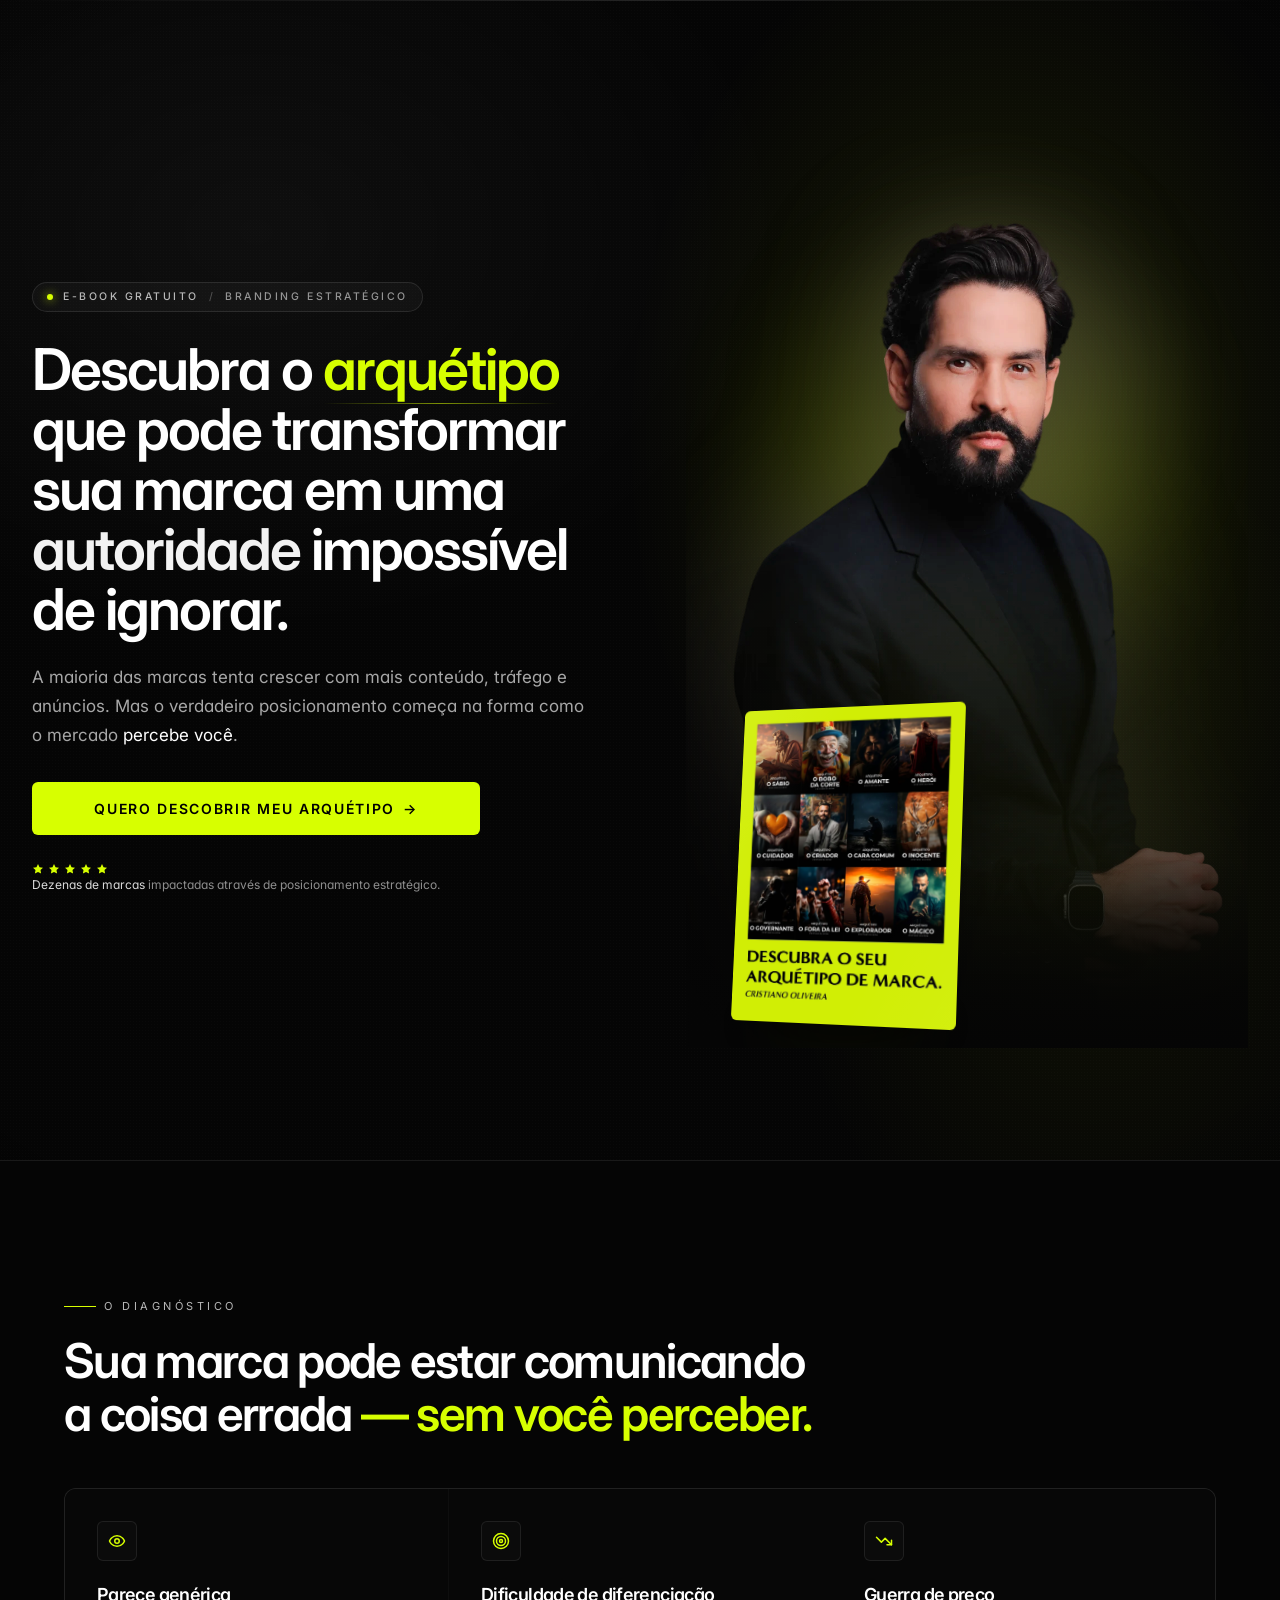
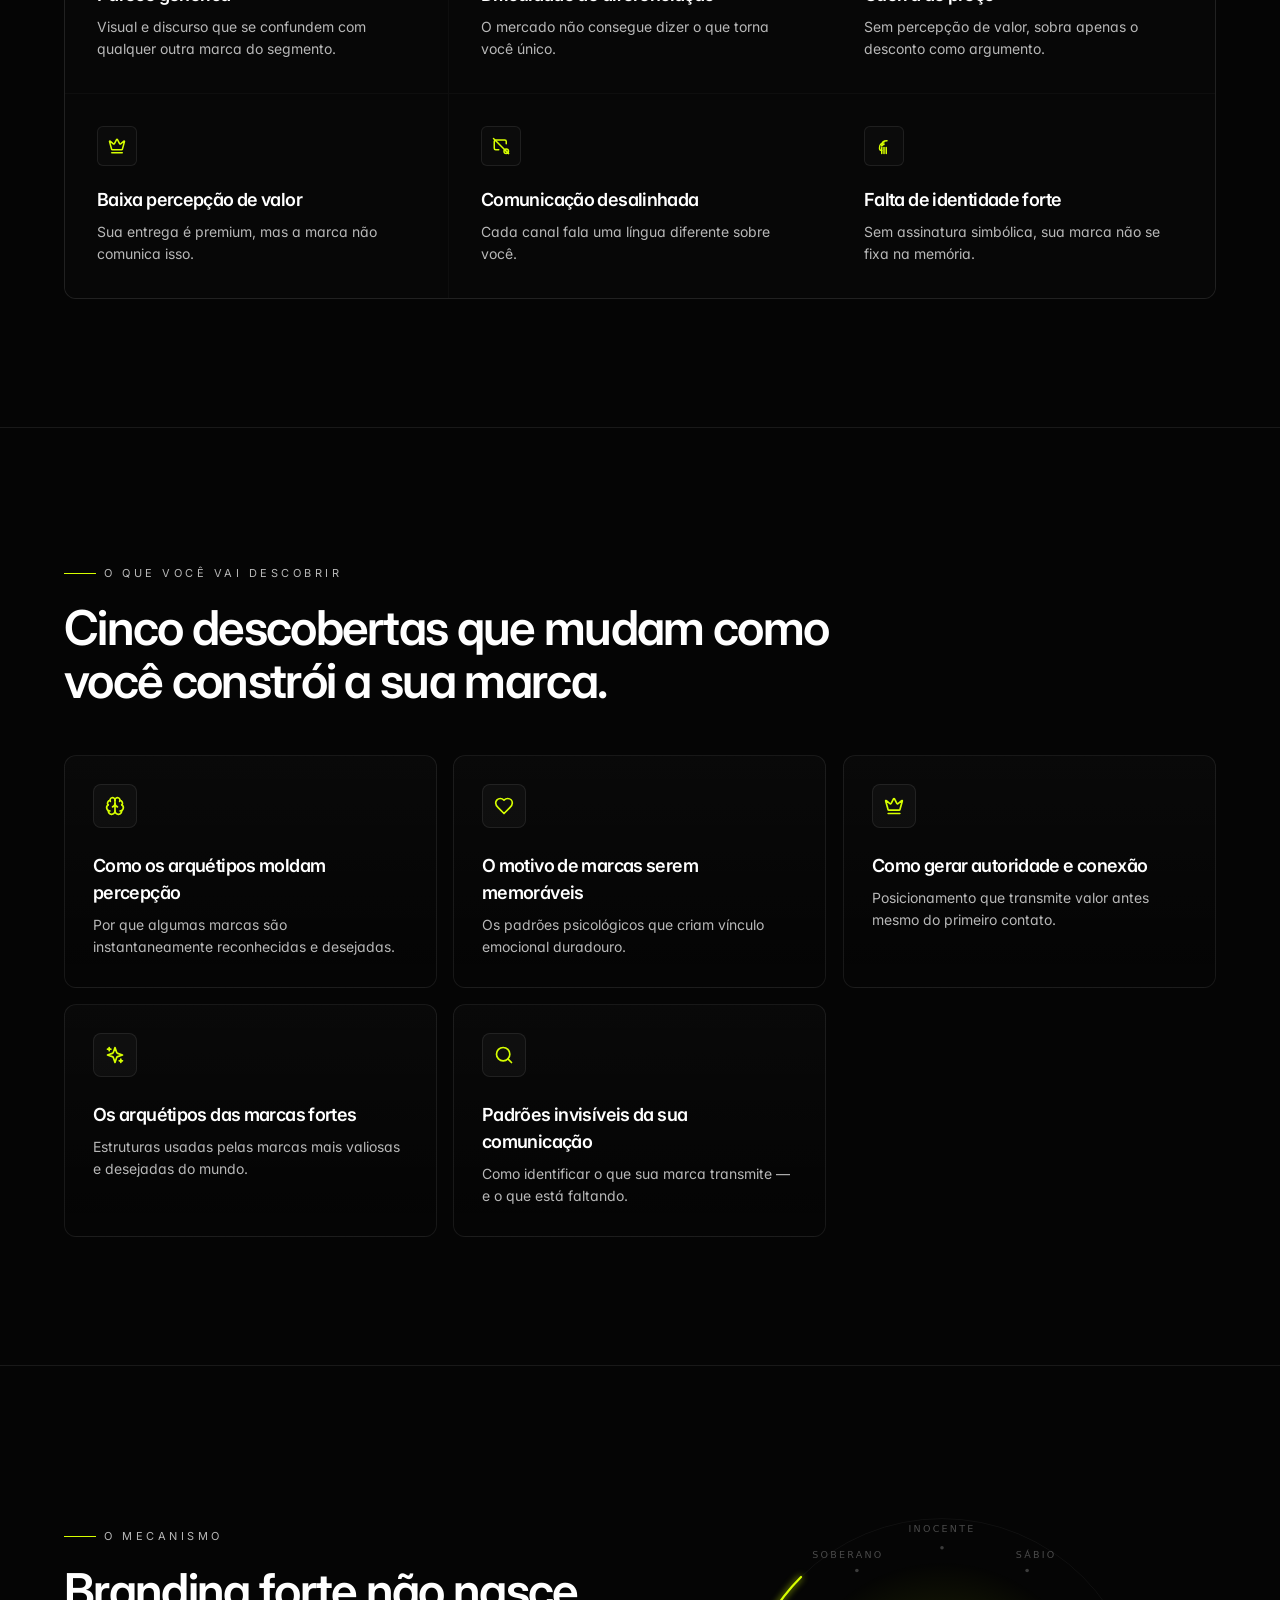
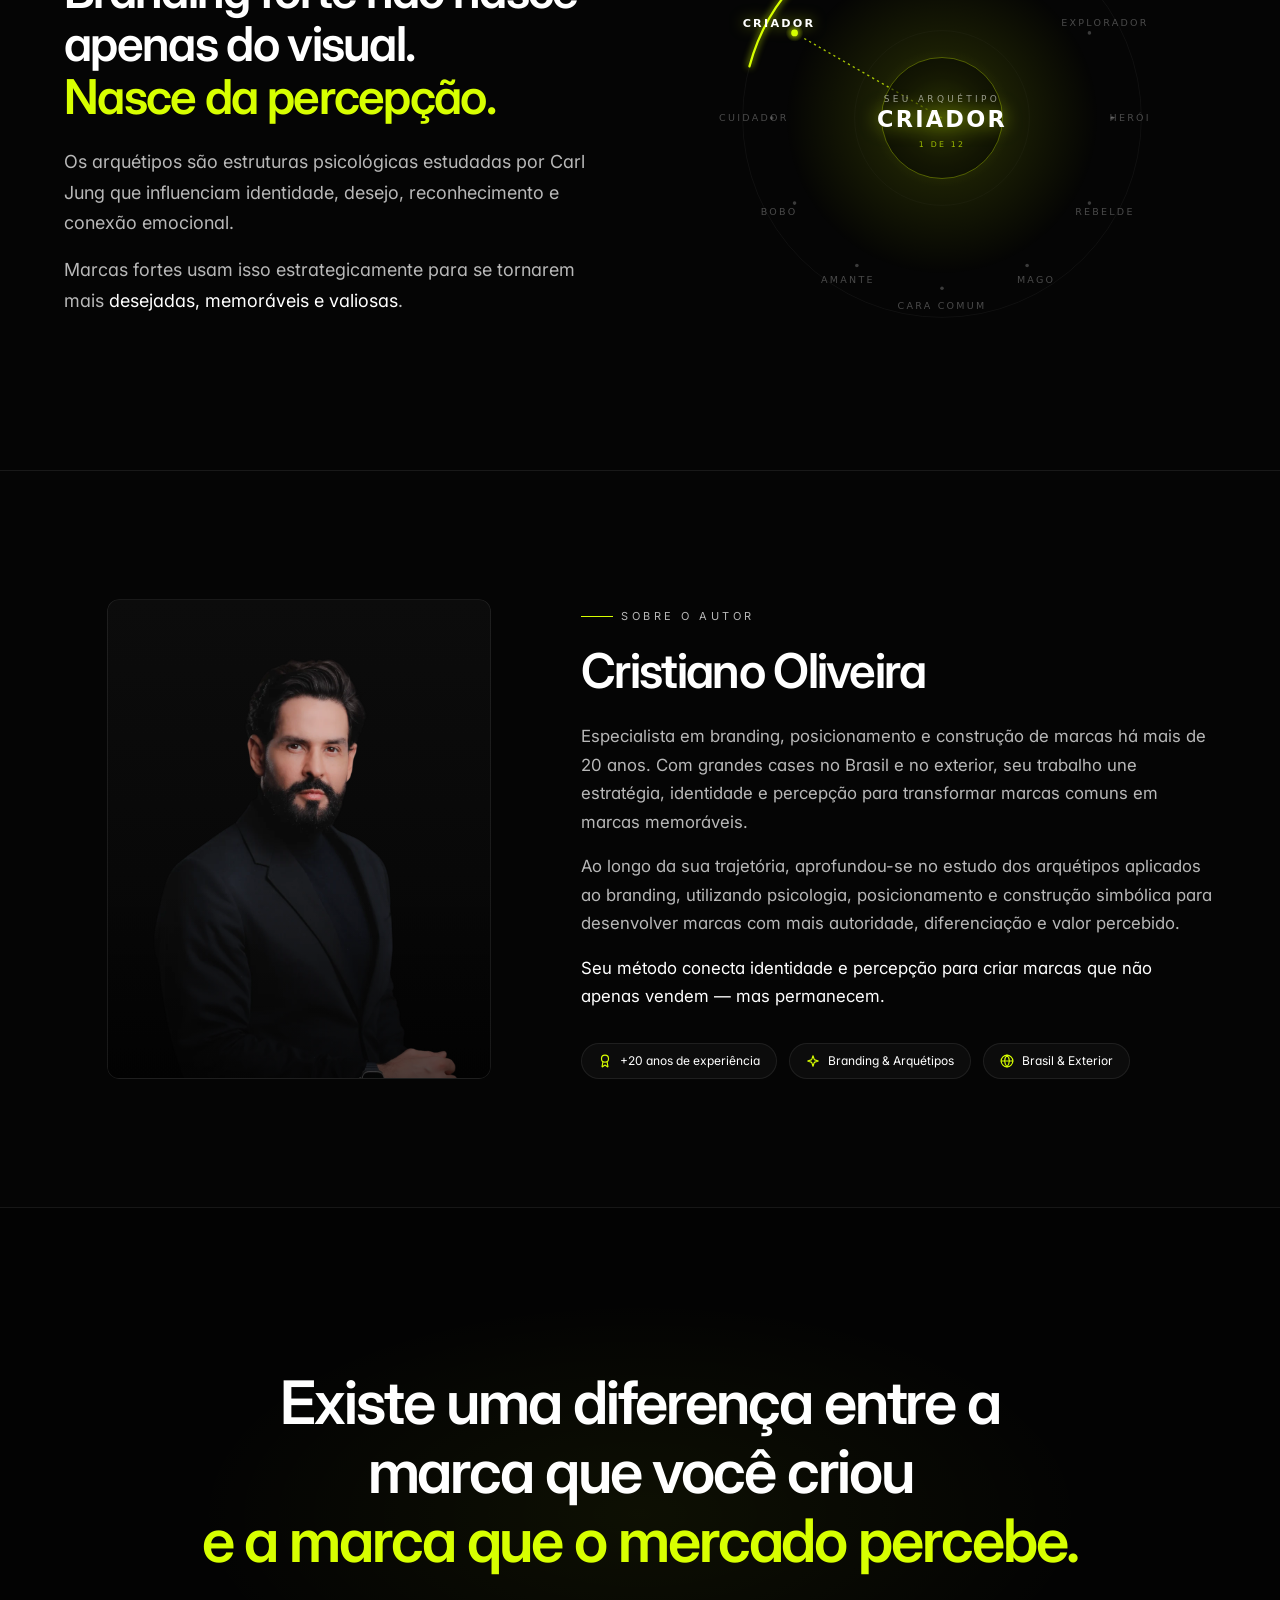
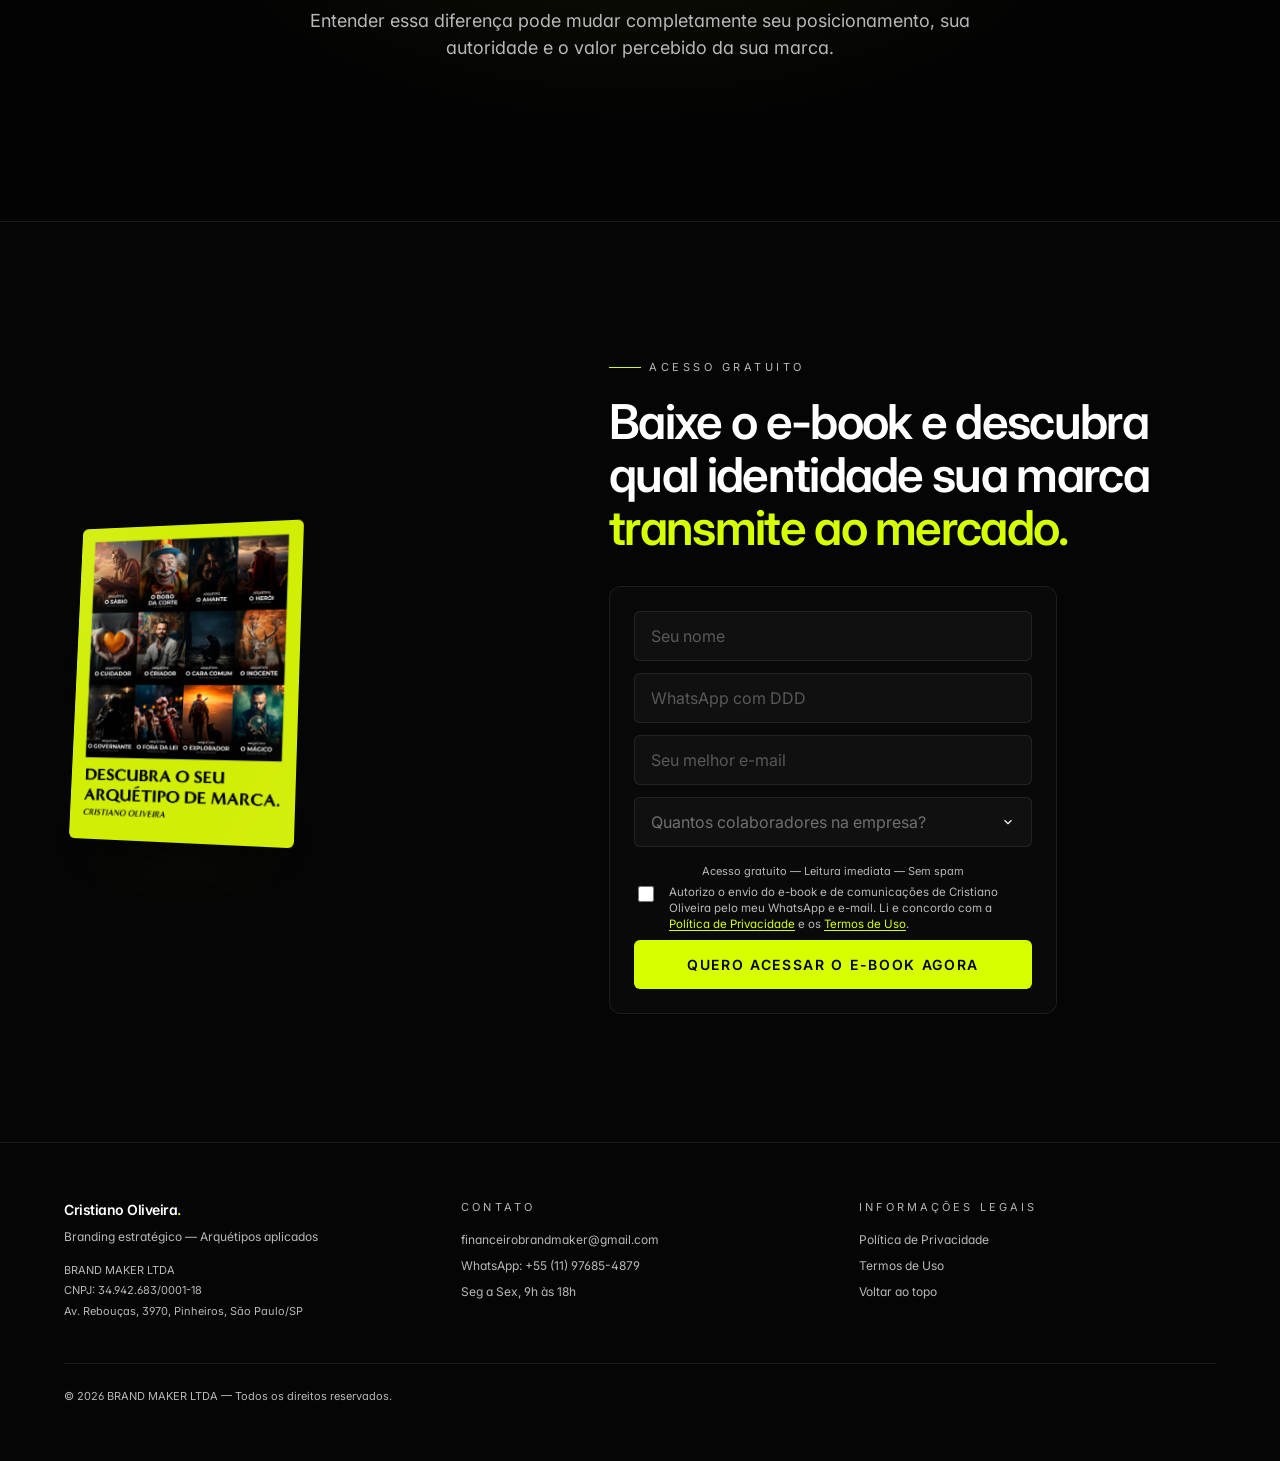
<file: index (1).html>
<!DOCTYPE html>
<html lang="pt-BR">
<head>
  <script>document.documentElement.classList.add("js");</script>
  <meta charset="utf-8">
  <meta name="viewport" content="width=device-width, initial-scale=1">
  <title>Descubra o Seu Arquétipo de Marca | Cristiano Oliveira</title>
  <meta name="description" content="E-book gratuito sobre branding estratégico e arquétipos de marca. Descubra qual identidade sua marca transmite ao mercado.">
  <meta name="author" content="Cristiano Oliveira">
  <meta name="theme-color" content="#050505">

  <meta property="og:title" content="Descubra o Seu Arquétipo de Marca">
  <meta property="og:description" content="Branding forte não nasce do visual. Nasce da percepção. Baixe o e-book gratuito de Cristiano Oliveira.">
  <meta property="og:type" content="website">
  <meta property="og:url" content="https://cristianooliveira.com.br/">
  <meta property="og:image" content="https://cristianooliveira.com.br/og-image.jpg">
  <meta property="og:image:type" content="image/jpeg">
  <meta property="og:image:width" content="1200">
  <meta property="og:image:height" content="630">

  <meta name="twitter:card" content="summary_large_image">
  <meta name="twitter:title" content="Arquétipos de Marca — Cristiano Oliveira">
  <meta name="twitter:description" content="E-book gratuito sobre branding estratégico e arquétipos aplicados a marcas premium.">
  <meta name="twitter:image" content="https://cristianooliveira.com.br/og-image.jpg">

  <link rel="preconnect" href="https://fonts.googleapis.com">
  <link rel="preconnect" href="https://fonts.gstatic.com" crossorigin>
  <link rel="stylesheet" href="https://fonts.googleapis.com/css2?family=Inter:wght@300;400;500;600;700;800&display=swap">
  <link rel="stylesheet" href="styles.css">
</head>
<body id="top">

  <main>

    <!-- ============================================================ -->
    <!--                          HERO                                -->
    <!-- ============================================================ -->
    <section class="hero">
      <div class="hero-bg-base" aria-hidden="true"></div>
      <div class="hero-bg-key" aria-hidden="true"></div>
      <div class="hero-bg-ambient" aria-hidden="true"></div>
      <div class="hero-bg-vignette" aria-hidden="true"></div>
      <div class="hero-bg-grain" aria-hidden="true"></div>
      <div class="hero-top-hairline" aria-hidden="true"></div>

      <div class="hero-grid">

        <div class="hero-copy">

          <div class="reveal">
            <div class="hero-badge">
              <span class="dot"></span>
              E-book gratuito
              <span class="sep">/</span>
              <span class="alt">Branding estratégico</span>
            </div>
          </div>

          <div class="reveal" data-delay="80">
            <h1 class="display-font hero-title">
              Descubra o <span class="neon">arquétipo</span>
              que pode transformar sua marca em uma
              <span class="soft">autoridade</span> impossível de ignorar.
            </h1>
          </div>

          <div class="reveal" data-delay="160">
            <p class="hero-sub">
              A maioria das marcas tenta crescer com mais conteúdo, tráfego e
              anúncios. Mas o verdadeiro posicionamento começa na forma como o
              mercado <strong>percebe você</strong>.
            </p>
          </div>

          <div class="reveal hero-cta-wrap" data-delay="240">
            <a href="#final" class="btn-neon">
              QUERO DESCOBRIR MEU ARQUÉTIPO
              <span class="arrow" aria-hidden="true">→</span>
            </a>
          </div>

          <div class="reveal proof" data-delay="340">
            <div>
              <div class="stars">
                <svg viewBox="0 0 24 24"><path d="M12 2l3.09 6.26L22 9.27l-5 4.87 1.18 6.88L12 17.77l-6.18 3.25L7 14.14 2 9.27l6.91-1.01L12 2z"/></svg>
                <svg viewBox="0 0 24 24"><path d="M12 2l3.09 6.26L22 9.27l-5 4.87 1.18 6.88L12 17.77l-6.18 3.25L7 14.14 2 9.27l6.91-1.01L12 2z"/></svg>
                <svg viewBox="0 0 24 24"><path d="M12 2l3.09 6.26L22 9.27l-5 4.87 1.18 6.88L12 17.77l-6.18 3.25L7 14.14 2 9.27l6.91-1.01L12 2z"/></svg>
                <svg viewBox="0 0 24 24"><path d="M12 2l3.09 6.26L22 9.27l-5 4.87 1.18 6.88L12 17.77l-6.18 3.25L7 14.14 2 9.27l6.91-1.01L12 2z"/></svg>
                <svg viewBox="0 0 24 24"><path d="M12 2l3.09 6.26L22 9.27l-5 4.87 1.18 6.88L12 17.77l-6.18 3.25L7 14.14 2 9.27l6.91-1.01L12 2z"/></svg>
              </div>
              <p><strong>Dezenas de marcas</strong> impactadas através de posicionamento estratégico.</p>
            </div>
          </div>

        </div>

        <div class="hero-right">
          <div class="backlight" aria-hidden="true"></div>
          <div class="rimlight" aria-hidden="true"></div>
          <img class="cristiano-img" src="assets/cristiano.webp" alt="Cristiano Oliveira" loading="eager" decoding="async">
          <div class="bottom-blend" aria-hidden="true"></div>

          <div class="hero-book">
            <div class="reveal" data-delay="220">
              <div class="ebook">
                <div class="halo" aria-hidden="true"></div>
                <div class="floor-shadow" aria-hidden="true"></div>
                <div class="floor-glow" aria-hidden="true"></div>
                <div class="wrap">
                  <div class="spine" aria-hidden="true"></div>
                  <div class="cover">
                    <img src="assets/ebook-cover.webp" alt="Capa do e-book Descubra o Seu Arquétipo de Marca" loading="eager" decoding="async">
                    <div class="gloss" aria-hidden="true"></div>
                  </div>
                </div>
              </div>
            </div>
          </div>
        </div>

      </div>
    </section>

    <!-- ============================================================ -->
    <!--                       PROBLEM                                -->
    <!-- ============================================================ -->
    <section class="section border-t-line">
      <div class="section-inner">

        <div class="reveal">
          <div class="eyebrow">O diagnóstico</div>
        </div>
        <div class="reveal" data-delay="80">
          <h2 class="display-font section-title">
            Sua marca pode estar comunicando a coisa errada<span class="neon"> — sem você perceber.</span>
          </h2>
        </div>

        <div class="problem-grid">

          <div class="reveal problem-card" data-delay="0">
            <div class="icon-tile">
              <svg viewBox="0 0 24 24" fill="none" stroke="currentColor" stroke-width="2" stroke-linecap="round" stroke-linejoin="round"><path d="M2 12s3-7 10-7 10 7 10 7-3 7-10 7-10-7-10-7Z"/><circle cx="12" cy="12" r="3"/></svg>
            </div>
            <h3 class="display-font">Parece genérica</h3>
            <p>Visual e discurso que se confundem com qualquer outra marca do segmento.</p>
          </div>

          <div class="reveal problem-card" data-delay="60">
            <div class="icon-tile">
              <svg viewBox="0 0 24 24" fill="none" stroke="currentColor" stroke-width="2" stroke-linecap="round" stroke-linejoin="round"><circle cx="12" cy="12" r="10"/><circle cx="12" cy="12" r="6"/><circle cx="12" cy="12" r="2"/></svg>
            </div>
            <h3 class="display-font">Dificuldade de diferenciação</h3>
            <p>O mercado não consegue dizer o que torna você único.</p>
          </div>

          <div class="reveal problem-card" data-delay="120">
            <div class="icon-tile">
              <svg viewBox="0 0 24 24" fill="none" stroke="currentColor" stroke-width="2" stroke-linecap="round" stroke-linejoin="round"><polyline points="22 17 13.5 8.5 8.5 13.5 2 7"/><polyline points="16 17 22 17 22 11"/></svg>
            </div>
            <h3 class="display-font">Guerra de preço</h3>
            <p>Sem percepção de valor, sobra apenas o desconto como argumento.</p>
          </div>

          <div class="reveal problem-card" data-delay="180">
            <div class="icon-tile">
              <svg viewBox="0 0 24 24" fill="none" stroke="currentColor" stroke-width="2" stroke-linecap="round" stroke-linejoin="round"><path d="M11.562 3.266a.5.5 0 0 1 .876 0L15.39 8.87a1 1 0 0 0 1.516.294L21.183 5.5a.5.5 0 0 1 .798.519l-2.834 10.246a1 1 0 0 1-.956.734H5.81a1 1 0 0 1-.957-.734L2.02 6.02a.5.5 0 0 1 .798-.519l4.276 3.664a1 1 0 0 0 1.516-.294z"/><path d="M5 21h14"/></svg>
            </div>
            <h3 class="display-font">Baixa percepção de valor</h3>
            <p>Sua entrega é premium, mas a marca não comunica isso.</p>
          </div>

          <div class="reveal problem-card" data-delay="240">
            <div class="icon-tile">
              <svg viewBox="0 0 24 24" fill="none" stroke="currentColor" stroke-width="2" stroke-linecap="round" stroke-linejoin="round"><path d="M9 17H5a2 2 0 0 1-2-2V6a2 2 0 0 1 2-2h12a2 2 0 0 1 2 2v3"/><path d="m22 22-3-3"/><path d="M16 19a3 3 0 1 0 6 0 3 3 0 0 0-6 0"/><path d="m2 2 20 20"/></svg>
            </div>
            <h3 class="display-font">Comunicação desalinhada</h3>
            <p>Cada canal fala uma língua diferente sobre você.</p>
          </div>

          <div class="reveal problem-card" data-delay="300">
            <div class="icon-tile">
              <svg viewBox="0 0 24 24" fill="none" stroke="currentColor" stroke-width="2" stroke-linecap="round" stroke-linejoin="round"><path d="M12 10c-1.5 0-2.5.5-3 2"/><path d="M9 18c-1.4 0-3-1-3-3 0-4 .5-7 6-7"/><path d="M16 5c-3 0-7 1-7 6"/><path d="M9 22V14"/><path d="M12 22V14"/><path d="M15 22V14"/></svg>
            </div>
            <h3 class="display-font">Falta de identidade forte</h3>
            <p>Sem assinatura simbólica, sua marca não se fixa na memória.</p>
          </div>

        </div>
      </div>
    </section>

    <!-- ============================================================ -->
    <!--                       BENEFITS                               -->
    <!-- ============================================================ -->
    <section class="section border-t-line">
      <div class="section-inner">

        <div class="reveal">
          <div class="eyebrow">O que você vai descobrir</div>
        </div>
        <div class="reveal" data-delay="80">
          <h2 class="display-font section-title">
            Cinco descobertas que mudam como você constrói a sua marca.
          </h2>
        </div>

        <div class="benefit-grid">

          <div class="reveal benefit-card" data-delay="0">
            <div class="icon-tile">
              <svg viewBox="0 0 24 24" fill="none" stroke="currentColor" stroke-width="2" stroke-linecap="round" stroke-linejoin="round"><path d="M12 18V5"/><path d="M15 13a4.17 4.17 0 0 1-3-4 4.17 4.17 0 0 1-3 4"/><path d="M17.598 6.5A3 3 0 1 0 12 5a3 3 0 1 0-5.598 1.5"/><path d="M17.997 5.125a4 4 0 0 1 2.526 5.77"/><path d="M18 18a4 4 0 0 0 2-7.464"/><path d="M19.967 17.483A4 4 0 1 1 12 18a4 4 0 1 1-7.967-.517"/><path d="M6 18a4 4 0 0 1-2-7.464"/><path d="M6.003 5.125a4 4 0 0 0-2.526 5.77"/></svg>
            </div>
            <h3 class="display-font">Como os arquétipos moldam percepção</h3>
            <p>Por que algumas marcas são instantaneamente reconhecidas e desejadas.</p>
          </div>

          <div class="reveal benefit-card" data-delay="70">
            <div class="icon-tile">
              <svg viewBox="0 0 24 24" fill="none" stroke="currentColor" stroke-width="2" stroke-linecap="round" stroke-linejoin="round"><path d="M19 14c1.49-1.46 3-3.21 3-5.5A5.5 5.5 0 0 0 16.5 3c-1.76 0-3 .5-4.5 2-1.5-1.5-2.74-2-4.5-2A5.5 5.5 0 0 0 2 8.5c0 2.3 1.5 4.05 3 5.5l7 7Z"/></svg>
            </div>
            <h3 class="display-font">O motivo de marcas serem memoráveis</h3>
            <p>Os padrões psicológicos que criam vínculo emocional duradouro.</p>
          </div>

          <div class="reveal benefit-card" data-delay="140">
            <div class="icon-tile">
              <svg viewBox="0 0 24 24" fill="none" stroke="currentColor" stroke-width="2" stroke-linecap="round" stroke-linejoin="round"><path d="M11.562 3.266a.5.5 0 0 1 .876 0L15.39 8.87a1 1 0 0 0 1.516.294L21.183 5.5a.5.5 0 0 1 .798.519l-2.834 10.246a1 1 0 0 1-.956.734H5.81a1 1 0 0 1-.957-.734L2.02 6.02a.5.5 0 0 1 .798-.519l4.276 3.664a1 1 0 0 0 1.516-.294z"/><path d="M5 21h14"/></svg>
            </div>
            <h3 class="display-font">Como gerar autoridade e conexão</h3>
            <p>Posicionamento que transmite valor antes mesmo do primeiro contato.</p>
          </div>

          <div class="reveal benefit-card" data-delay="210">
            <div class="icon-tile">
              <svg viewBox="0 0 24 24" fill="none" stroke="currentColor" stroke-width="2" stroke-linecap="round" stroke-linejoin="round"><path d="m12 3-1.9 5.8a2 2 0 0 1-1.287 1.288L3 12l5.8 1.9a2 2 0 0 1 1.288 1.287L12 21l1.9-5.8a2 2 0 0 1 1.287-1.288L21 12l-5.8-1.9a2 2 0 0 1-1.288-1.287Z"/><path d="M5 3v4"/><path d="M19 17v4"/><path d="M3 5h4"/><path d="M17 19h4"/></svg>
            </div>
            <h3 class="display-font">Os arquétipos das marcas fortes</h3>
            <p>Estruturas usadas pelas marcas mais valiosas e desejadas do mundo.</p>
          </div>

          <div class="reveal benefit-card" data-delay="280">
            <div class="icon-tile">
              <svg viewBox="0 0 24 24" fill="none" stroke="currentColor" stroke-width="2" stroke-linecap="round" stroke-linejoin="round"><path d="m21 21-4.34-4.34"/><circle cx="11" cy="11" r="8"/></svg>
            </div>
            <h3 class="display-font">Padrões invisíveis da sua comunicação</h3>
            <p>Como identificar o que sua marca transmite — e o que está faltando.</p>
          </div>

        </div>
      </div>
    </section>

    <!-- ============================================================ -->
    <!--                       MECHANISM                              -->
    <!-- ============================================================ -->
    <section class="section border-t-line" style="position: relative;">
      <div class="section-inner">
        <div class="mech-grid">

          <div class="mech-text">
            <div class="reveal">
              <div class="eyebrow">O mecanismo</div>
            </div>
            <div class="reveal" data-delay="80">
              <h2 class="display-font section-title">
                Branding forte não nasce apenas do visual.<br>
                <span class="neon">Nasce da percepção.</span>
              </h2>
            </div>
            <div class="reveal" data-delay="160">
              <p class="lead-1">
                Os arquétipos são estruturas psicológicas estudadas por Carl Jung
                que influenciam identidade, desejo, reconhecimento e conexão
                emocional.
              </p>
            </div>
            <div class="reveal" data-delay="220">
              <p>
                Marcas fortes usam isso estrategicamente para se tornarem mais
                <strong>desejadas, memoráveis e valiosas</strong>.
              </p>
            </div>
          </div>

          <div class="reveal mech-wheel-wrap" data-delay="120">
            <div class="mech-wheel">
              <div class="center-halo" aria-hidden="true"></div>
              <svg viewBox="0 0 400 400" xmlns="http://www.w3.org/2000/svg">
                <defs>
                  <radialGradient id="centerCore" cx="50%" cy="50%" r="50%">
                    <stop offset="0%" stop-color="rgba(215,255,0,0.35)"/>
                    <stop offset="60%" stop-color="rgba(215,255,0,0.08)"/>
                    <stop offset="100%" stop-color="rgba(215,255,0,0)"/>
                  </radialGradient>
                  <radialGradient id="chosenHalo" cx="50%" cy="50%" r="50%">
                    <stop offset="0%" stop-color="rgba(215,255,0,0.85)"/>
                    <stop offset="100%" stop-color="rgba(215,255,0,0)"/>
                  </radialGradient>
                  <filter id="neonGlow" x="-50%" y="-50%" width="200%" height="200%">
                    <feGaussianBlur stdDeviation="3.5" result="b"/>
                    <feMerge>
                      <feMergeNode in="b"/>
                      <feMergeNode in="SourceGraphic"/>
                    </feMerge>
                  </filter>
                </defs>
                <circle cx="200" cy="200" r="178" fill="none" stroke="rgba(255,255,255,0.07)" stroke-width="0.6"/>
        <circle cx="200" cy="200" r="78" fill="none" stroke="rgba(255,255,255,0.05)" stroke-width="0.5"/>
        <path d="M 28.07 153.93 A 178 178 0 0 1 74.13 74.13" fill="none" stroke="#d7ff00" stroke-width="2" stroke-linecap="round" filter="url(#neonGlow)"/>
        <line x1="200" y1="200" x2="75.29" y2="128.00" stroke="#d7ff00" stroke-width="1.2" stroke-dasharray="2 3" opacity="0.75"/>
        <circle cx="200.00" cy="48.00" r="1.6" fill="rgba(255,255,255,0.22)"/>
        <text x="200.00" y="32.00" text-anchor="middle" dominant-baseline="middle" font-size="8.5" letter-spacing="2" font-family="ui-sans-serif, system-ui, sans-serif" font-weight="500" fill="rgba(255,255,255,0.28)">INOCENTE</text>
        <circle cx="276.00" cy="68.36" r="1.6" fill="rgba(255,255,255,0.22)"/>
        <text x="284.00" y="54.51" text-anchor="middle" dominant-baseline="middle" font-size="8.5" letter-spacing="2" font-family="ui-sans-serif, system-ui, sans-serif" font-weight="500" fill="rgba(255,255,255,0.28)">SÁBIO</text>
        <circle cx="331.64" cy="124.00" r="1.6" fill="rgba(255,255,255,0.22)"/>
        <text x="345.49" y="116.00" text-anchor="middle" dominant-baseline="middle" font-size="8.5" letter-spacing="2" font-family="ui-sans-serif, system-ui, sans-serif" font-weight="500" fill="rgba(255,255,255,0.28)">EXPLORADOR</text>
        <circle cx="352.00" cy="200.00" r="1.6" fill="rgba(255,255,255,0.22)"/>
        <text x="368.00" y="200.00" text-anchor="middle" dominant-baseline="middle" font-size="8.5" letter-spacing="2" font-family="ui-sans-serif, system-ui, sans-serif" font-weight="500" fill="rgba(255,255,255,0.28)">HERÓI</text>
        <circle cx="331.64" cy="276.00" r="1.6" fill="rgba(255,255,255,0.22)"/>
        <text x="345.49" y="284.00" text-anchor="middle" dominant-baseline="middle" font-size="8.5" letter-spacing="2" font-family="ui-sans-serif, system-ui, sans-serif" font-weight="500" fill="rgba(255,255,255,0.28)">REBELDE</text>
        <circle cx="276.00" cy="331.64" r="1.6" fill="rgba(255,255,255,0.22)"/>
        <text x="284.00" y="345.49" text-anchor="middle" dominant-baseline="middle" font-size="8.5" letter-spacing="2" font-family="ui-sans-serif, system-ui, sans-serif" font-weight="500" fill="rgba(255,255,255,0.28)">MAGO</text>
        <circle cx="200.00" cy="352.00" r="1.6" fill="rgba(255,255,255,0.22)"/>
        <text x="200.00" y="368.00" text-anchor="middle" dominant-baseline="middle" font-size="8.5" letter-spacing="2" font-family="ui-sans-serif, system-ui, sans-serif" font-weight="500" fill="rgba(255,255,255,0.28)">CARA COMUM</text>
        <circle cx="124.00" cy="331.64" r="1.6" fill="rgba(255,255,255,0.22)"/>
        <text x="116.00" y="345.49" text-anchor="middle" dominant-baseline="middle" font-size="8.5" letter-spacing="2" font-family="ui-sans-serif, system-ui, sans-serif" font-weight="500" fill="rgba(255,255,255,0.28)">AMANTE</text>
        <circle cx="68.36" cy="276.00" r="1.6" fill="rgba(255,255,255,0.22)"/>
        <text x="54.51" y="284.00" text-anchor="middle" dominant-baseline="middle" font-size="8.5" letter-spacing="2" font-family="ui-sans-serif, system-ui, sans-serif" font-weight="500" fill="rgba(255,255,255,0.28)">BOBO</text>
        <circle cx="48.00" cy="200.00" r="1.6" fill="rgba(255,255,255,0.22)"/>
        <text x="32.00" y="200.00" text-anchor="middle" dominant-baseline="middle" font-size="8.5" letter-spacing="2" font-family="ui-sans-serif, system-ui, sans-serif" font-weight="500" fill="rgba(255,255,255,0.28)">CUIDADOR</text>
        <circle cx="68.36" cy="124.00" r="9" fill="url(#chosenHalo)"><animate attributeName="r" values="7;12;7" dur="2.4s" repeatCount="indefinite"/><animate attributeName="opacity" values="0.7;1;0.7" dur="2.4s" repeatCount="indefinite"/></circle>
        <circle cx="68.36" cy="124.00" r="3" fill="#d7ff00"/>
        <text x="54.51" y="116.00" text-anchor="middle" dominant-baseline="middle" font-size="10" letter-spacing="2" font-family="ui-sans-serif, system-ui, sans-serif" font-weight="700" fill="#ffffff" style="filter: drop-shadow(0 0 6px rgba(215,255,0,0.55));">CRIADOR</text>
        <circle cx="124.00" cy="68.36" r="1.6" fill="rgba(255,255,255,0.22)"/>
        <text x="116.00" y="54.51" text-anchor="middle" dominant-baseline="middle" font-size="8.5" letter-spacing="2" font-family="ui-sans-serif, system-ui, sans-serif" font-weight="500" fill="rgba(255,255,255,0.28)">SOBERANO</text>
        <circle cx="200" cy="200" r="62" fill="url(#centerCore)"><animate attributeName="opacity" values="0.7;1;0.7" dur="3.2s" repeatCount="indefinite"/></circle>
        <circle cx="200" cy="200" r="54" fill="rgba(5,5,5,0.55)" stroke="rgba(215,255,0,0.35)" stroke-width="0.8"/>
        <text x="200" y="186" text-anchor="middle" font-size="8" letter-spacing="3" font-family="ui-sans-serif, system-ui, sans-serif" fill="rgba(255,255,255,0.55)">SEU ARQUÉTIPO</text>
        <text x="200" y="208" text-anchor="middle" font-size="20" letter-spacing="2" font-family="ui-sans-serif, system-ui, sans-serif" font-weight="700" fill="#ffffff" style="filter: drop-shadow(0 0 8px rgba(215,255,0,0.55));">CRIADOR</text>
        <text x="200" y="226" text-anchor="middle" font-size="7" letter-spacing="2" font-family="ui-sans-serif, system-ui, sans-serif" fill="rgba(215,255,0,0.7)">1 DE 12</text>
              </svg>
            </div>
          </div>

        </div>
      </div>
    </section>

    <!-- ============================================================ -->
    <!--                       AUTHOR                                 -->
    <!-- ============================================================ -->
    <section class="section border-t-line">
      <div class="section-inner">
        <div class="author-grid">

          <div class="reveal">
            <div class="author-photo-wrap">
              <div class="author-photo-glow" aria-hidden="true"></div>
              <div class="author-photo">
                <img src="assets/cristiano.webp" alt="Cristiano Oliveira, especialista em branding e arquétipos" loading="lazy" decoding="async">
                <div class="photo-fade" aria-hidden="true"></div>
              </div>
            </div>
          </div>

          <div>
            <div class="reveal">
              <div class="eyebrow">Sobre o autor</div>
            </div>
            <div class="reveal" data-delay="80">
              <h2 class="display-font section-title">Cristiano Oliveira</h2>
            </div>
            <div class="reveal author-body" data-delay="140">
              <p>
                Especialista em branding, posicionamento e construção de marcas
                há mais de 20 anos. Com grandes cases no Brasil e no exterior,
                seu trabalho une estratégia, identidade e percepção para
                transformar marcas comuns em marcas memoráveis.
              </p>
              <p>
                Ao longo da sua trajetória, aprofundou-se no estudo dos
                arquétipos aplicados ao branding, utilizando psicologia,
                posicionamento e construção simbólica para desenvolver marcas
                com mais autoridade, diferenciação e valor percebido.
              </p>
              <p class="bright">
                Seu método conecta identidade e percepção para criar marcas que
                não apenas vendem — mas permanecem.
              </p>
            </div>

            <div class="reveal author-badges" data-delay="220">
              <span class="author-badge">
                <svg viewBox="0 0 24 24" fill="none" stroke="currentColor" stroke-width="2" stroke-linecap="round" stroke-linejoin="round"><path d="m15.477 12.89 1.515 8.526a.5.5 0 0 1-.81.47l-3.58-2.687a1 1 0 0 0-1.197 0l-3.586 2.686a.5.5 0 0 1-.81-.469l1.514-8.526"/><circle cx="12" cy="8" r="6"/></svg>
                +20 anos de experiência
              </span>
              <span class="author-badge">
                <svg viewBox="0 0 24 24" fill="none" stroke="currentColor" stroke-width="2" stroke-linecap="round" stroke-linejoin="round"><path d="m12 3-1.9 5.8a2 2 0 0 1-1.287 1.288L3 12l5.8 1.9a2 2 0 0 1 1.288 1.287L12 21l1.9-5.8a2 2 0 0 1 1.287-1.288L21 12l-5.8-1.9a2 2 0 0 1-1.288-1.287Z"/></svg>
                Branding & Arquétipos
              </span>
              <span class="author-badge">
                <svg viewBox="0 0 24 24" fill="none" stroke="currentColor" stroke-width="2" stroke-linecap="round" stroke-linejoin="round"><circle cx="12" cy="12" r="10"/><path d="M2 12h20"/><path d="M12 2a15.3 15.3 0 0 1 4 10 15.3 15.3 0 0 1-4 10 15.3 15.3 0 0 1-4-10 15.3 15.3 0 0 1 4-10z"/></svg>
                Brasil & Exterior
              </span>
            </div>
          </div>

        </div>
      </div>
    </section>

    <!-- ============================================================ -->
    <!--                    PATTERN BREAK                             -->
    <!-- ============================================================ -->
    <section class="section-darker" style="position: relative; border-top: 1px solid var(--brand-line);">
      <div class="pattern-bg" aria-hidden="true"></div>
      <div style="position: relative; margin: 0 auto; max-width: 56rem;">
        <div class="reveal">
          <p class="display-font pattern-text">
            Existe uma diferença entre a marca que você criou<br>
            <span class="neon">e a marca que o mercado percebe.</span>
          </p>
        </div>
        <div class="reveal" data-delay="140">
          <p class="pattern-sub">
            Entender essa diferença pode mudar completamente seu posicionamento,
            sua autoridade e o valor percebido da sua marca.
          </p>
        </div>
      </div>
    </section>

    <!-- ============================================================ -->
    <!--                       FINAL CTA                              -->
    <!-- ============================================================ -->
    <section id="final" class="section border-t-line" style="scroll-margin-top: 5rem;">
      <div class="section-inner">
        <div class="final-grid">

          <div class="reveal final-ebook-wrap">
            <div class="ebook">
              <div class="halo" aria-hidden="true"></div>
              <div class="floor-shadow" aria-hidden="true"></div>
              <div class="floor-glow" aria-hidden="true"></div>
              <div class="wrap">
                <div class="spine" aria-hidden="true"></div>
                <div class="cover">
                  <img src="assets/ebook-cover.webp" alt="Capa do e-book Descubra o Seu Arquétipo de Marca" loading="lazy" decoding="async">
                  <div class="gloss" aria-hidden="true"></div>
                </div>
              </div>
            </div>
          </div>

          <div>
            <div class="reveal">
              <div class="eyebrow">Acesso gratuito</div>
            </div>
            <div class="reveal" data-delay="80">
              <h2 class="display-font section-title">
                Baixe o e-book e descubra qual identidade sua marca
                <span class="neon">transmite ao mercado.</span>
              </h2>
            </div>

            <div class="reveal" data-delay="160">
              <div id="formulario-final" class="form-card">
                <form data-form="lead" data-origem="final" novalidate>
                  <div class="form-row">
                    <input class="input" name="nome" type="text" inputmode="text" autocomplete="name" placeholder="Seu nome">
                  </div>
                  <div class="form-row">
                    <input class="input" name="whatsapp" type="tel" inputmode="tel" autocomplete="tel" placeholder="WhatsApp com DDD">
                  </div>
                  <div class="form-row">
                    <input class="input" name="email" type="email" inputmode="email" autocomplete="email" placeholder="Seu melhor e-mail">
                  </div>
                  <div class="form-row">
                    <select class="input select" name="colaboradores">
                      <option value="" disabled selected>Quantos colaboradores na empresa?</option>
                      <option value="ate_5">Até 5</option>
                      <option value="5_10">Entre 5 e 10</option>
                      <option value="10_20">Entre 10 e 20</option>
                      <option value="20_50">Entre 20 e 50</option>
                      <option value="50_100">Entre 50 e 100</option>
                      <option value="acima_100">Acima de 100</option>
                    </select>
                  </div>

                  <p class="form-helper">Acesso gratuito — Leitura imediata — Sem spam</p>

                  <div class="form-row optin-wrap">
                    <label class="optin">
                      <input type="checkbox" name="optin_whatsapp">
                      <span>
                        Autorizo o envio do e-book e de comunicações de Cristiano Oliveira pelo meu WhatsApp e e-mail. Li e concordo com a
                        <a href="politica-de-privacidade.html" target="_blank" rel="noopener noreferrer">Política de Privacidade</a>
                        e os
                        <a href="termos-de-uso.html" target="_blank" rel="noopener noreferrer">Termos de Uso</a>.
                      </span>
                    </label>
                  </div>

                  <button type="submit" class="btn-neon btn-submit">QUERO ACESSAR O E-BOOK AGORA</button>
                </form>
              </div>
            </div>
          </div>

        </div>
      </div>
    </section>

    <!-- ============================================================ -->
    <!--                          FOOTER                              -->
    <!-- ============================================================ -->
    <footer class="footer">
  <div class="footer-inner">

    <div>
      <div class="display-font footer-brand">Cristiano Oliveira<span class="dot">.</span></div>
      <p class="footer-tagline">Branding estratégico — Arquétipos aplicados</p>
      <div class="footer-meta">
        <p>BRAND MAKER LTDA</p>
        <p>CNPJ: 34.942.683/0001-18</p>
        <p>Av. Rebouças, 3970, Pinheiros, São Paulo/SP</p>
      </div>
    </div>

    <div>
      <h3 class="footer-h">Contato</h3>
      <ul class="footer-list">
        <li><a href="mailto:financeirobrandmaker@gmail.com">financeirobrandmaker@gmail.com</a></li>
        <li><a href="https://wa.me/5511976854879?text=Ol%C3%A1%21%20Acabei%20de%20baixar%20o%20e-book%20%2AArqu%C3%A9tipos%20de%20Marca%2A%20e%20tenho%20interesse%20em%20conversar%20sobre%20uma%20sess%C3%A3o%20estrat%C3%A9gica%20para%20a%20minha%20marca." target="_blank" rel="noopener noreferrer">WhatsApp: +55 (11) 97685-4879</a></li>
        <li>Seg a Sex, 9h às 18h</li>
      </ul>
    </div>

    <div>
      <h3 class="footer-h">Informações legais</h3>
      <ul class="footer-list">
        <li><a href="politica-de-privacidade.html">Política de Privacidade</a></li>
        <li><a href="termos-de-uso.html">Termos de Uso</a></li>
        <li><a href="#top">Voltar ao topo</a></li>
      </ul>
    </div>

  </div>

  <div class="footer-bottom">
    <p>© <span data-current-year>2026</span> BRAND MAKER LTDA — Todos os direitos reservados.</p>
  </div>
</footer>

  </main>

  <!-- Sticky CTA mobile -->
  <div class="sticky-cta">
    <button type="button">QUERO MEU ARQUÉTIPO</button>
  </div>

  <script src="app.js" defer></script>
</body>
</html>
</file>
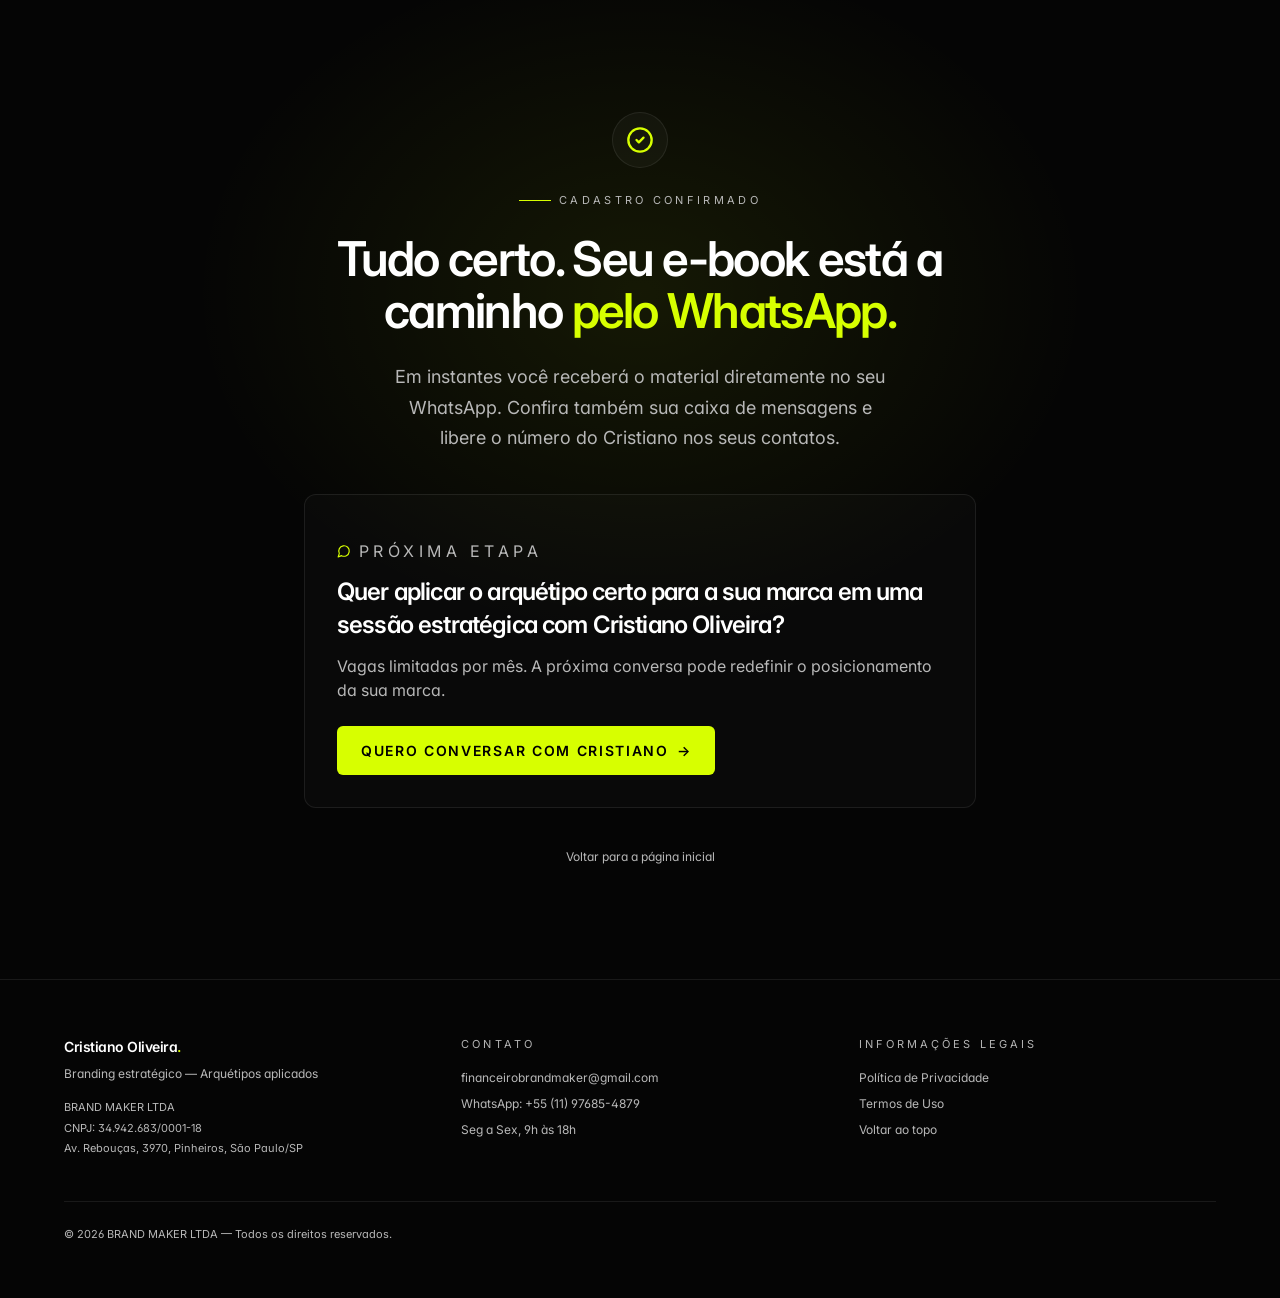
<file: obrigado (1).html>
<!DOCTYPE html>
<html lang="pt-BR">
<head>
  <script>document.documentElement.classList.add("js");</script>
  <meta charset="utf-8">
  <meta name="viewport" content="width=device-width, initial-scale=1">
  <title>Cadastro confirmado | Cristiano Oliveira</title>
  <meta name="description" content="Seu e-book será enviado pelo WhatsApp em instantes. Conheça a próxima etapa.">
  <meta name="robots" content="noindex">
  <meta name="theme-color" content="#050505">

  <link rel="preconnect" href="https://fonts.googleapis.com">
  <link rel="preconnect" href="https://fonts.gstatic.com" crossorigin>
  <link rel="stylesheet" href="https://fonts.googleapis.com/css2?family=Inter:wght@300;400;500;600;700;800&display=swap">
  <link rel="stylesheet" href="styles.css">
</head>
<body id="top">

  <main class="bg-brand" style="min-height: 100vh; display: flex; flex-direction: column;">

    <section class="thanks-section">
      <div class="thanks-bg" aria-hidden="true"></div>
      <div class="thanks-inner">

        <div class="thanks-check">
          <svg viewBox="0 0 24 24" fill="none" stroke="currentColor" stroke-width="2" stroke-linecap="round" stroke-linejoin="round">
            <circle cx="12" cy="12" r="10"/>
            <path d="m9 12 2 2 4-4"/>
          </svg>
        </div>

        <div class="thanks-eyebrow">Cadastro confirmado</div>

        <h1 class="display-font thanks-h1">
          Tudo certo. Seu e-book está a caminho
          <span class="neon">pelo WhatsApp.</span>
        </h1>

        <p class="thanks-lead">
          Em instantes você receberá o material diretamente no seu WhatsApp.
          Confira também sua caixa de mensagens e libere o número do Cristiano
          nos seus contatos.
        </p>

        <div class="next-step-card">
          <p class="next-step-eyebrow">
            <svg viewBox="0 0 24 24" fill="none" stroke="currentColor" stroke-width="2" stroke-linecap="round" stroke-linejoin="round">
              <path d="M7.9 20A9 9 0 1 0 4 16.1L2 22Z"/>
            </svg>
            Próxima etapa
          </p>
          <h2 class="display-font">
            Quer aplicar o arquétipo certo para a sua marca em uma sessão
            estratégica com Cristiano Oliveira?
          </h2>
          <p>
            Vagas limitadas por mês. A próxima conversa pode redefinir o
            posicionamento da sua marca.
          </p>

          <!-- Botão direciona para o WhatsApp com mensagem personalizada -->
          <a class="btn-neon" href="https://wa.me/5511976854879?text=Ol%C3%A1%21%20Acabei%20de%20baixar%20o%20e-book%20%2AArqu%C3%A9tipos%20de%20Marca%2A%20e%20tenho%20interesse%20em%20conversar%20sobre%20uma%20sess%C3%A3o%20estrat%C3%A9gica%20para%20a%20minha%20marca." target="_blank" rel="noopener noreferrer">
            QUERO CONVERSAR COM CRISTIANO
            <span class="arrow" aria-hidden="true">→</span>
          </a>
        </div>

        <div>
          <a class="thanks-back" href="index.html">Voltar para a página inicial</a>
        </div>

      </div>
    </section>

    <footer class="footer">
  <div class="footer-inner">

    <div>
      <div class="display-font footer-brand">Cristiano Oliveira<span class="dot">.</span></div>
      <p class="footer-tagline">Branding estratégico — Arquétipos aplicados</p>
      <div class="footer-meta">
        <p>BRAND MAKER LTDA</p>
        <p>CNPJ: 34.942.683/0001-18</p>
        <p>Av. Rebouças, 3970, Pinheiros, São Paulo/SP</p>
      </div>
    </div>

    <div>
      <h3 class="footer-h">Contato</h3>
      <ul class="footer-list">
        <li><a href="mailto:financeirobrandmaker@gmail.com">financeirobrandmaker@gmail.com</a></li>
        <li><a href="https://wa.me/5511976854879?text=Ol%C3%A1%21%20Acabei%20de%20baixar%20o%20e-book%20%2AArqu%C3%A9tipos%20de%20Marca%2A%20e%20tenho%20interesse%20em%20conversar%20sobre%20uma%20sess%C3%A3o%20estrat%C3%A9gica%20para%20a%20minha%20marca." target="_blank" rel="noopener noreferrer">WhatsApp: +55 (11) 97685-4879</a></li>
        <li>Seg a Sex, 9h às 18h</li>
      </ul>
    </div>

    <div>
      <h3 class="footer-h">Informações legais</h3>
      <ul class="footer-list">
        <li><a href="politica-de-privacidade.html">Política de Privacidade</a></li>
        <li><a href="termos-de-uso.html">Termos de Uso</a></li>
        <li><a href="#top">Voltar ao topo</a></li>
      </ul>
    </div>

  </div>

  <div class="footer-bottom">
    <p>© <span data-current-year>2026</span> BRAND MAKER LTDA — Todos os direitos reservados.</p>
  </div>
</footer>

  </main>

  <script src="app.js" defer></script>
</body>
</html>
</file>
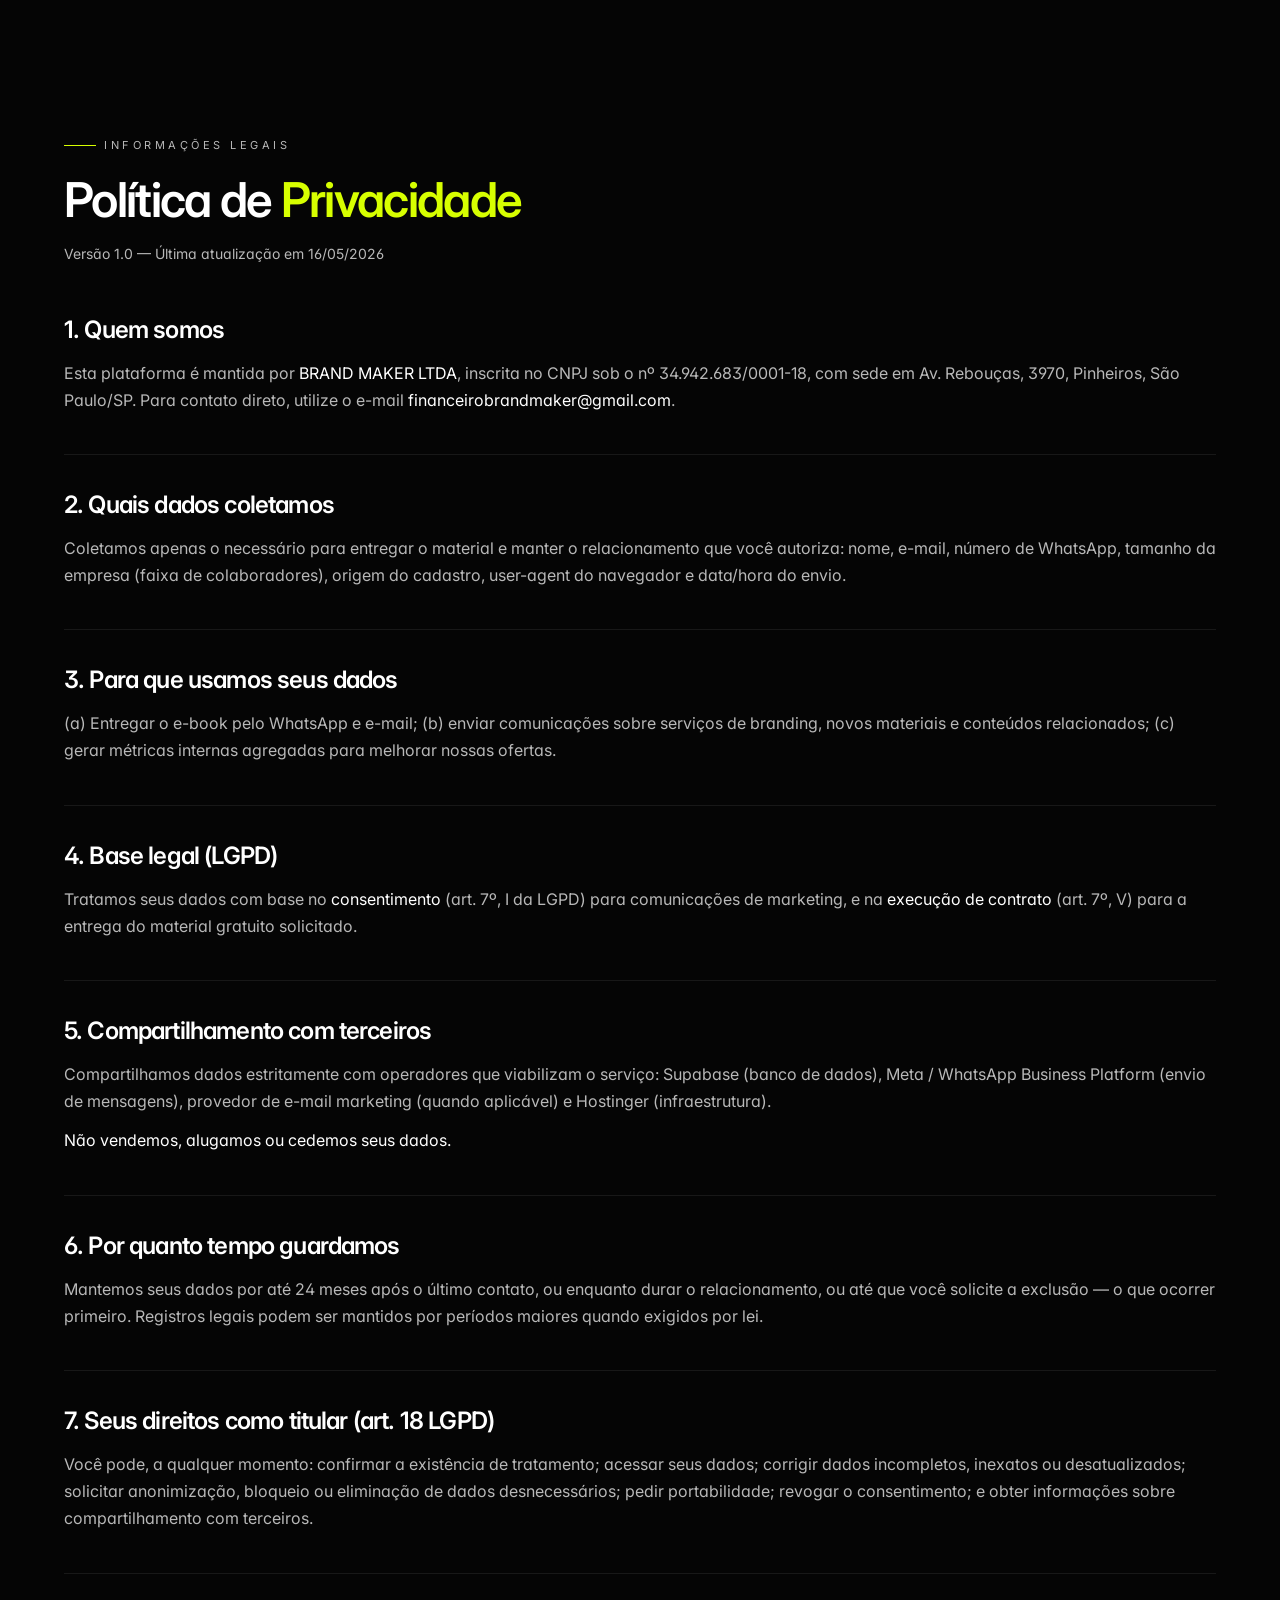
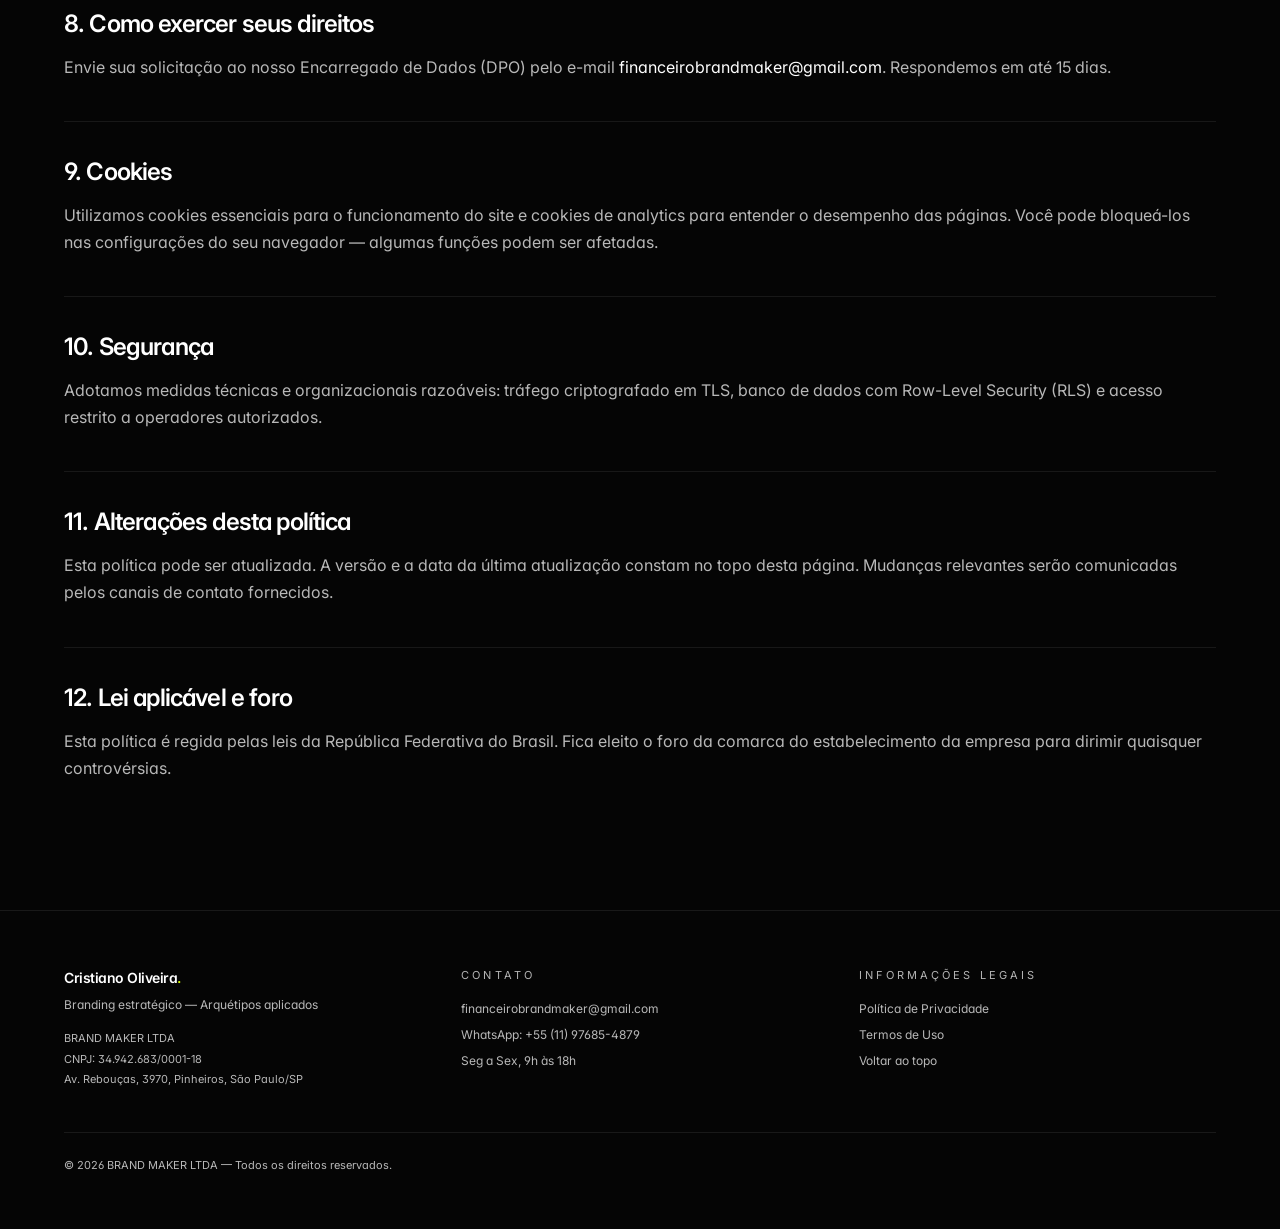
<file: politica-de-privacidade (1).html>
<!DOCTYPE html>
<html lang="pt-BR">
<head>
  <script>document.documentElement.classList.add("js");</script>
  <meta charset="utf-8">
  <meta name="viewport" content="width=device-width, initial-scale=1">
  <title>Política de Privacidade | Cristiano Oliveira</title>
  <meta name="description" content="Como tratamos seus dados pessoais em conformidade com a LGPD: coleta, uso, compartilhamento, direitos e segurança.">
  <meta name="robots" content="index,follow">
  <meta name="theme-color" content="#050505">

  <meta property="og:title" content="Política de Privacidade | Cristiano Oliveira">
  <meta property="og:description" content="Tratamento de dados pessoais conforme a LGPD.">
  <meta property="og:url" content="https://cristianooliveira.com.br/politica-de-privacidade.html">
  <meta property="og:type" content="article">

  <link rel="preconnect" href="https://fonts.googleapis.com">
  <link rel="preconnect" href="https://fonts.gstatic.com" crossorigin>
  <link rel="stylesheet" href="https://fonts.googleapis.com/css2?family=Inter:wght@300;400;500;600;700;800&display=swap">
  <link rel="stylesheet" href="styles.css">
</head>
<body id="top">

  <main class="bg-brand" style="min-height: 100vh; display: flex; flex-direction: column;">

    <section class="section">
      <div class="section-inner">

        <div class="reveal">
          <div class="eyebrow">Informações legais</div>
        </div>

        <div class="reveal" data-delay="80">
          <h1 class="display-font legal-h1">
            Política de <span class="neon">Privacidade</span>
          </h1>
        </div>

        <div class="reveal" data-delay="140">
          <p class="legal-version">
            Versão 1.0 — Última atualização em 16/05/2026
          </p>
        </div>

        <div class="legal-blocks">

          <div class="reveal legal-block">
            <h2 class="display-font">1. Quem somos</h2>
            <div class="body">
              <p>
                Esta plataforma é mantida por <strong>BRAND MAKER LTDA</strong>,
                inscrita no CNPJ sob o nº 34.942.683/0001-18, com sede em
                Av. Rebouças, 3970, Pinheiros, São Paulo/SP. Para
                contato direto, utilize o e-mail
                <strong>financeirobrandmaker@gmail.com</strong>.
              </p>
            </div>
          </div>

          <div class="reveal legal-block">
            <h2 class="display-font">2. Quais dados coletamos</h2>
            <div class="body">
              <p>
                Coletamos apenas o necessário para entregar o material e manter
                o relacionamento que você autoriza: nome, e-mail, número de
                WhatsApp, tamanho da empresa (faixa de colaboradores), origem
                do cadastro, user-agent do navegador e data/hora do envio.
              </p>
            </div>
          </div>

          <div class="reveal legal-block">
            <h2 class="display-font">3. Para que usamos seus dados</h2>
            <div class="body">
              <p>
                (a) Entregar o e-book pelo WhatsApp e e-mail; (b) enviar
                comunicações sobre serviços de branding, novos materiais e
                conteúdos relacionados; (c) gerar métricas internas agregadas
                para melhorar nossas ofertas.
              </p>
            </div>
          </div>

          <div class="reveal legal-block">
            <h2 class="display-font">4. Base legal (LGPD)</h2>
            <div class="body">
              <p>
                Tratamos seus dados com base no <strong>consentimento</strong>
                (art. 7º, I da LGPD) para comunicações de marketing, e na
                <strong>execução de contrato</strong> (art. 7º, V) para a
                entrega do material gratuito solicitado.
              </p>
            </div>
          </div>

          <div class="reveal legal-block">
            <h2 class="display-font">5. Compartilhamento com terceiros</h2>
            <div class="body">
              <p>
                Compartilhamos dados estritamente com operadores que
                viabilizam o serviço: Supabase (banco de dados), Meta /
                WhatsApp Business Platform (envio de mensagens), provedor de
                e-mail marketing (quando aplicável) e Hostinger
                (infraestrutura).
              </p>
              <p><strong>Não vendemos, alugamos ou cedemos seus dados.</strong></p>
            </div>
          </div>

          <div class="reveal legal-block">
            <h2 class="display-font">6. Por quanto tempo guardamos</h2>
            <div class="body">
              <p>
                Mantemos seus dados por até 24 meses após o último contato, ou
                enquanto durar o relacionamento, ou até que você solicite a
                exclusão — o que ocorrer primeiro. Registros legais podem ser
                mantidos por períodos maiores quando exigidos por lei.
              </p>
            </div>
          </div>

          <div class="reveal legal-block">
            <h2 class="display-font">7. Seus direitos como titular (art. 18 LGPD)</h2>
            <div class="body">
              <p>
                Você pode, a qualquer momento: confirmar a existência de
                tratamento; acessar seus dados; corrigir dados incompletos,
                inexatos ou desatualizados; solicitar anonimização, bloqueio
                ou eliminação de dados desnecessários; pedir portabilidade;
                revogar o consentimento; e obter informações sobre
                compartilhamento com terceiros.
              </p>
            </div>
          </div>

          <div class="reveal legal-block">
            <h2 class="display-font">8. Como exercer seus direitos</h2>
            <div class="body">
              <p>
                Envie sua solicitação ao nosso Encarregado de Dados (DPO) pelo
                e-mail <strong>financeirobrandmaker@gmail.com</strong>.
                Respondemos em até 15 dias.
              </p>
            </div>
          </div>

          <div class="reveal legal-block">
            <h2 class="display-font">9. Cookies</h2>
            <div class="body">
              <p>
                Utilizamos cookies essenciais para o funcionamento do site e
                cookies de analytics para entender o desempenho das páginas.
                Você pode bloqueá-los nas configurações do seu navegador —
                algumas funções podem ser afetadas.
              </p>
            </div>
          </div>

          <div class="reveal legal-block">
            <h2 class="display-font">10. Segurança</h2>
            <div class="body">
              <p>
                Adotamos medidas técnicas e organizacionais razoáveis: tráfego
                criptografado em TLS, banco de dados com Row-Level Security
                (RLS) e acesso restrito a operadores autorizados.
              </p>
            </div>
          </div>

          <div class="reveal legal-block">
            <h2 class="display-font">11. Alterações desta política</h2>
            <div class="body">
              <p>
                Esta política pode ser atualizada. A versão e a data da última
                atualização constam no topo desta página. Mudanças relevantes
                serão comunicadas pelos canais de contato fornecidos.
              </p>
            </div>
          </div>

          <div class="reveal legal-block">
            <h2 class="display-font">12. Lei aplicável e foro</h2>
            <div class="body">
              <p>
                Esta política é regida pelas leis da República Federativa do
                Brasil. Fica eleito o foro da comarca do estabelecimento da
                empresa para dirimir quaisquer controvérsias.
              </p>
            </div>
          </div>

        </div>
      </div>
    </section>

    <footer class="footer">
  <div class="footer-inner">

    <div>
      <div class="display-font footer-brand">Cristiano Oliveira<span class="dot">.</span></div>
      <p class="footer-tagline">Branding estratégico — Arquétipos aplicados</p>
      <div class="footer-meta">
        <p>BRAND MAKER LTDA</p>
        <p>CNPJ: 34.942.683/0001-18</p>
        <p>Av. Rebouças, 3970, Pinheiros, São Paulo/SP</p>
      </div>
    </div>

    <div>
      <h3 class="footer-h">Contato</h3>
      <ul class="footer-list">
        <li><a href="mailto:financeirobrandmaker@gmail.com">financeirobrandmaker@gmail.com</a></li>
        <li><a href="https://wa.me/5511976854879?text=Ol%C3%A1%21%20Acabei%20de%20baixar%20o%20e-book%20%2AArqu%C3%A9tipos%20de%20Marca%2A%20e%20tenho%20interesse%20em%20conversar%20sobre%20uma%20sess%C3%A3o%20estrat%C3%A9gica%20para%20a%20minha%20marca." target="_blank" rel="noopener noreferrer">WhatsApp: +55 (11) 97685-4879</a></li>
        <li>Seg a Sex, 9h às 18h</li>
      </ul>
    </div>

    <div>
      <h3 class="footer-h">Informações legais</h3>
      <ul class="footer-list">
        <li><a href="politica-de-privacidade.html">Política de Privacidade</a></li>
        <li><a href="termos-de-uso.html">Termos de Uso</a></li>
        <li><a href="#top">Voltar ao topo</a></li>
      </ul>
    </div>

  </div>

  <div class="footer-bottom">
    <p>© <span data-current-year>2026</span> BRAND MAKER LTDA — Todos os direitos reservados.</p>
  </div>
</footer>

  </main>

  <script src="app.js" defer></script>
</body>
</html>
</file>
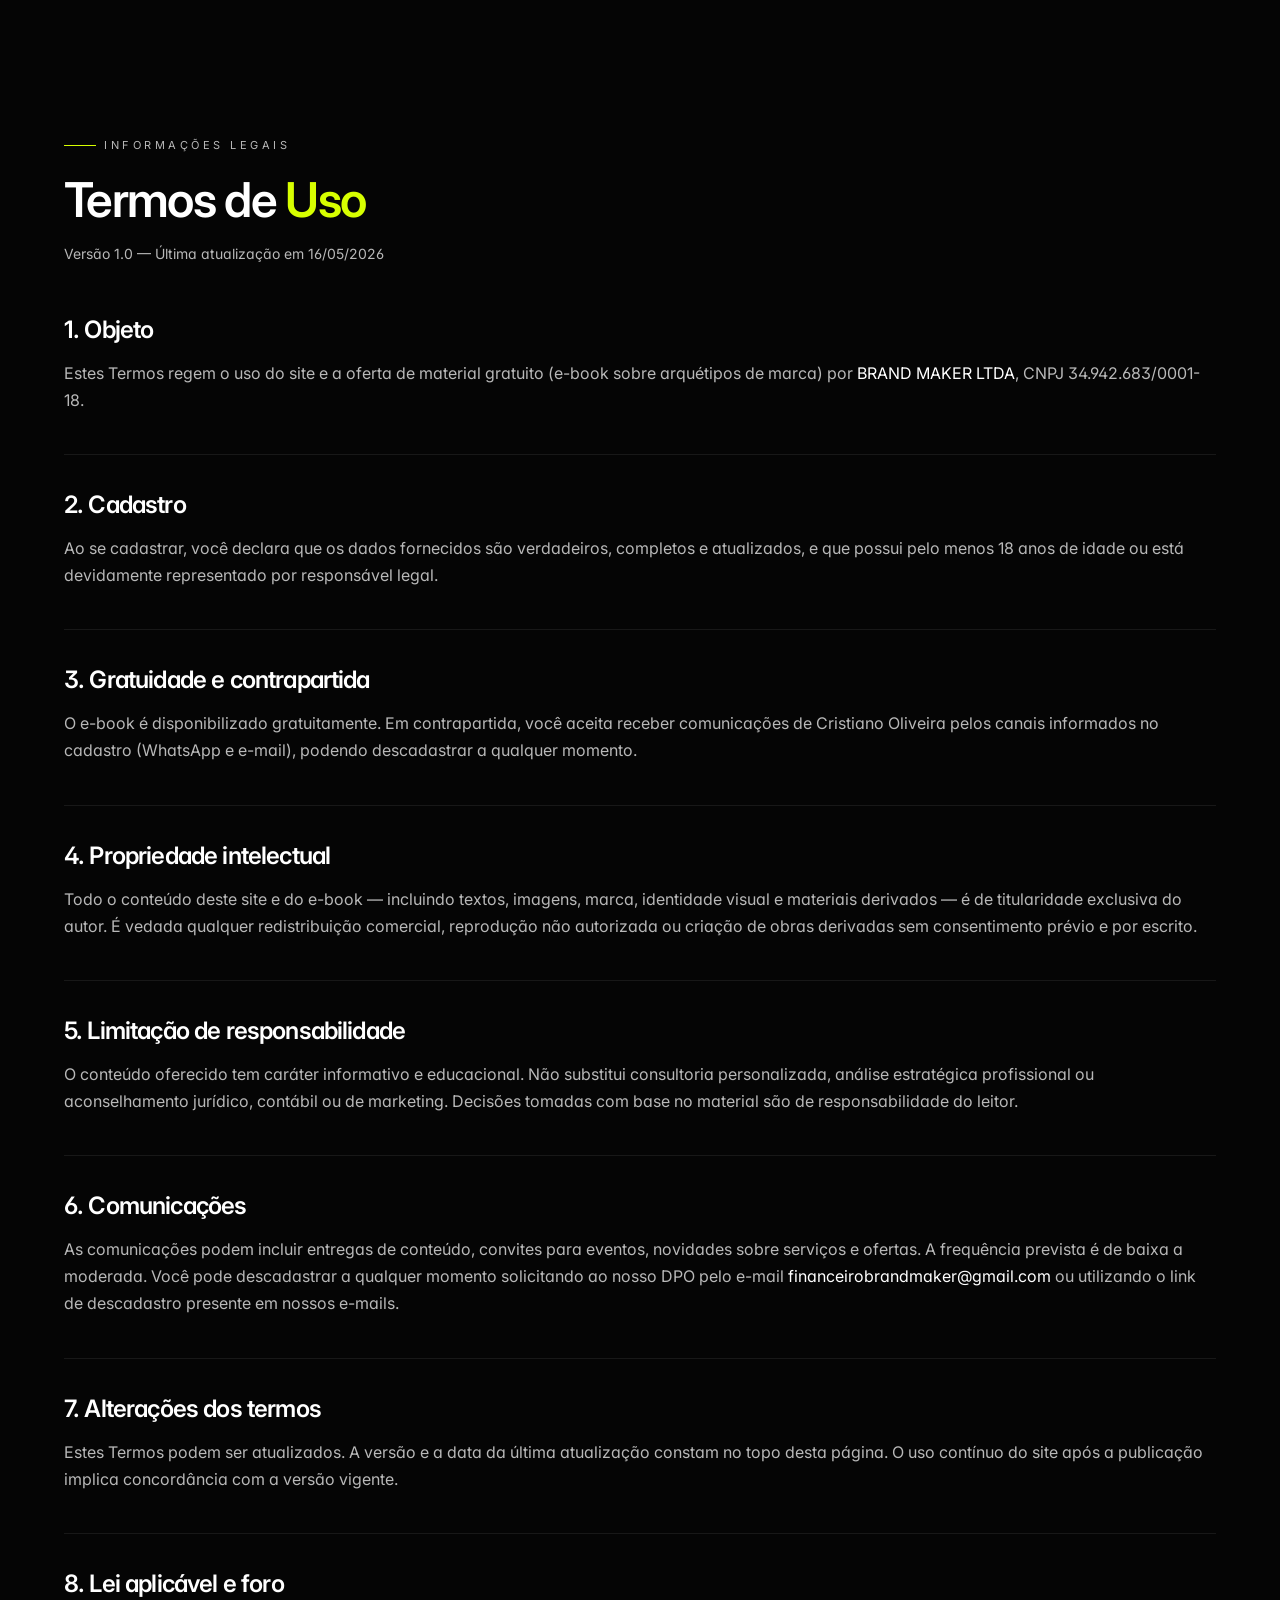
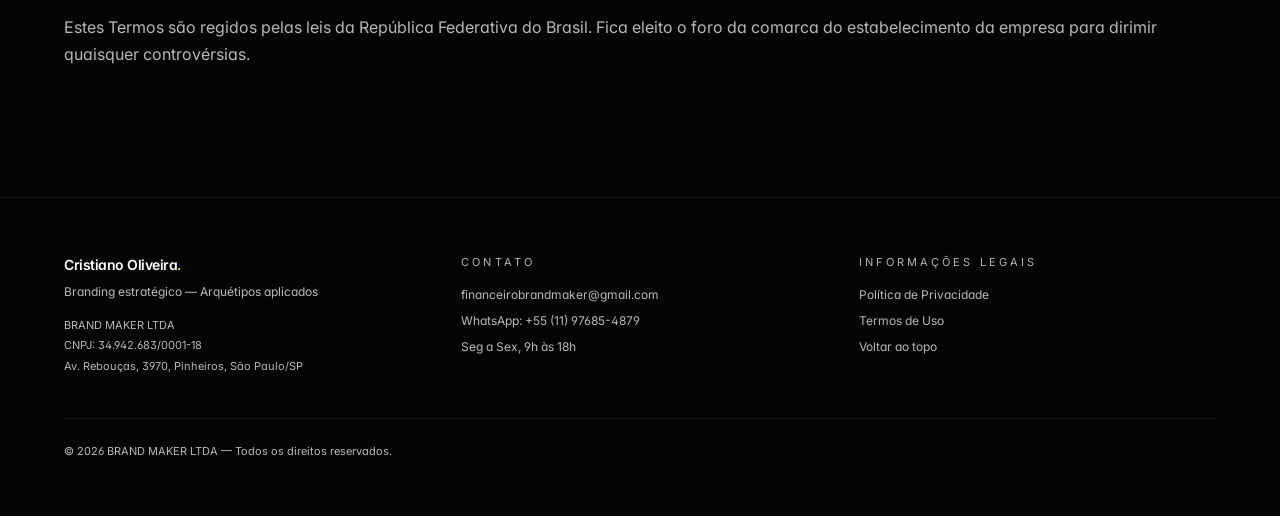
<file: termos-de-uso (1).html>
<!DOCTYPE html>
<html lang="pt-BR">
<head>
  <script>document.documentElement.classList.add("js");</script>
  <meta charset="utf-8">
  <meta name="viewport" content="width=device-width, initial-scale=1">
  <title>Termos de Uso | Cristiano Oliveira</title>
  <meta name="description" content="Condições para uso do site, cadastro, recebimento do e-book gratuito e comunicações.">
  <meta name="robots" content="index,follow">
  <meta name="theme-color" content="#050505">

  <meta property="og:title" content="Termos de Uso | Cristiano Oliveira">
  <meta property="og:description" content="Condições de uso e de cadastro.">
  <meta property="og:url" content="https://cristianooliveira.com.br/termos-de-uso.html">
  <meta property="og:type" content="article">

  <link rel="preconnect" href="https://fonts.googleapis.com">
  <link rel="preconnect" href="https://fonts.gstatic.com" crossorigin>
  <link rel="stylesheet" href="https://fonts.googleapis.com/css2?family=Inter:wght@300;400;500;600;700;800&display=swap">
  <link rel="stylesheet" href="styles.css">
</head>
<body id="top">

  <main class="bg-brand" style="min-height: 100vh; display: flex; flex-direction: column;">

    <section class="section">
      <div class="section-inner">

        <div class="reveal">
          <div class="eyebrow">Informações legais</div>
        </div>

        <div class="reveal" data-delay="80">
          <h1 class="display-font legal-h1">
            Termos de <span class="neon">Uso</span>
          </h1>
        </div>

        <div class="reveal" data-delay="140">
          <p class="legal-version">
            Versão 1.0 — Última atualização em 16/05/2026
          </p>
        </div>

        <div class="legal-blocks">

          <div class="reveal legal-block">
            <h2 class="display-font">1. Objeto</h2>
            <div class="body">
              <p>
                Estes Termos regem o uso do site e a oferta de material
                gratuito (e-book sobre arquétipos de marca) por
                <strong>BRAND MAKER LTDA</strong>, CNPJ 34.942.683/0001-18.
              </p>
            </div>
          </div>

          <div class="reveal legal-block">
            <h2 class="display-font">2. Cadastro</h2>
            <div class="body">
              <p>
                Ao se cadastrar, você declara que os dados fornecidos são
                verdadeiros, completos e atualizados, e que possui pelo menos
                18 anos de idade ou está devidamente representado por
                responsável legal.
              </p>
            </div>
          </div>

          <div class="reveal legal-block">
            <h2 class="display-font">3. Gratuidade e contrapartida</h2>
            <div class="body">
              <p>
                O e-book é disponibilizado gratuitamente. Em contrapartida,
                você aceita receber comunicações de Cristiano Oliveira pelos
                canais informados no cadastro (WhatsApp e e-mail), podendo
                descadastrar a qualquer momento.
              </p>
            </div>
          </div>

          <div class="reveal legal-block">
            <h2 class="display-font">4. Propriedade intelectual</h2>
            <div class="body">
              <p>
                Todo o conteúdo deste site e do e-book — incluindo textos,
                imagens, marca, identidade visual e materiais derivados — é de
                titularidade exclusiva do autor. É vedada qualquer
                redistribuição comercial, reprodução não autorizada ou criação
                de obras derivadas sem consentimento prévio e por escrito.
              </p>
            </div>
          </div>

          <div class="reveal legal-block">
            <h2 class="display-font">5. Limitação de responsabilidade</h2>
            <div class="body">
              <p>
                O conteúdo oferecido tem caráter informativo e educacional.
                Não substitui consultoria personalizada, análise estratégica
                profissional ou aconselhamento jurídico, contábil ou de
                marketing. Decisões tomadas com base no material são de
                responsabilidade do leitor.
              </p>
            </div>
          </div>

          <div class="reveal legal-block">
            <h2 class="display-font">6. Comunicações</h2>
            <div class="body">
              <p>
                As comunicações podem incluir entregas de conteúdo, convites
                para eventos, novidades sobre serviços e ofertas. A frequência
                prevista é de baixa a moderada. Você pode descadastrar a
                qualquer momento solicitando ao nosso DPO pelo e-mail
                <strong>financeirobrandmaker@gmail.com</strong> ou utilizando
                o link de descadastro presente em nossos e-mails.
              </p>
            </div>
          </div>

          <div class="reveal legal-block">
            <h2 class="display-font">7. Alterações dos termos</h2>
            <div class="body">
              <p>
                Estes Termos podem ser atualizados. A versão e a data da
                última atualização constam no topo desta página. O uso
                contínuo do site após a publicação implica concordância com a
                versão vigente.
              </p>
            </div>
          </div>

          <div class="reveal legal-block">
            <h2 class="display-font">8. Lei aplicável e foro</h2>
            <div class="body">
              <p>
                Estes Termos são regidos pelas leis da República Federativa
                do Brasil. Fica eleito o foro da comarca do estabelecimento
                da empresa para dirimir quaisquer controvérsias.
              </p>
            </div>
          </div>

        </div>
      </div>
    </section>

    <footer class="footer">
  <div class="footer-inner">

    <div>
      <div class="display-font footer-brand">Cristiano Oliveira<span class="dot">.</span></div>
      <p class="footer-tagline">Branding estratégico — Arquétipos aplicados</p>
      <div class="footer-meta">
        <p>BRAND MAKER LTDA</p>
        <p>CNPJ: 34.942.683/0001-18</p>
        <p>Av. Rebouças, 3970, Pinheiros, São Paulo/SP</p>
      </div>
    </div>

    <div>
      <h3 class="footer-h">Contato</h3>
      <ul class="footer-list">
        <li><a href="mailto:financeirobrandmaker@gmail.com">financeirobrandmaker@gmail.com</a></li>
        <li><a href="https://wa.me/5511976854879?text=Ol%C3%A1%21%20Acabei%20de%20baixar%20o%20e-book%20%2AArqu%C3%A9tipos%20de%20Marca%2A%20e%20tenho%20interesse%20em%20conversar%20sobre%20uma%20sess%C3%A3o%20estrat%C3%A9gica%20para%20a%20minha%20marca." target="_blank" rel="noopener noreferrer">WhatsApp: +55 (11) 97685-4879</a></li>
        <li>Seg a Sex, 9h às 18h</li>
      </ul>
    </div>

    <div>
      <h3 class="footer-h">Informações legais</h3>
      <ul class="footer-list">
        <li><a href="politica-de-privacidade.html">Política de Privacidade</a></li>
        <li><a href="termos-de-uso.html">Termos de Uso</a></li>
        <li><a href="#top">Voltar ao topo</a></li>
      </ul>
    </div>

  </div>

  <div class="footer-bottom">
    <p>© <span data-current-year>2026</span> BRAND MAKER LTDA — Todos os direitos reservados.</p>
  </div>
</footer>

  </main>

  <script src="app.js" defer></script>
</body>
</html>
</file>
<file: styles.css>
/* =========================================================================
   Archetype Identity Lab — CSS escrito à mão
   Reproduz fielmente o design system Tailwind v4 do projeto original.
   Tokens em OKLCH, paleta neon-yellow + fundo preto absoluto.
   ========================================================================= */

/* ---------- TOKENS ---------- */
:root {
  --radius: 0.625rem;

  /* Brand */
  --brand-bg: #050505;
  --brand-surface: #0a0a0a;
  --brand-neon: #d7ff00;
  --brand-neon-soft: #c6f500;
  --brand-text: #ffffff;
  --brand-muted: #b8b8b8;
  --brand-line: rgba(255, 255, 255, 0.08);

  /* Semantic (OKLCH) */
  --background: oklch(0.06 0 0);
  --foreground: oklch(1 0 0);
  --card: oklch(0.09 0 0);
  --muted-fg: oklch(0.78 0 0);
  --border: oklch(1 0 0 / 8%);
  --input-border: oklch(1 0 0 / 12%);

  --container-max: 72rem; /* max-w-6xl */
  --container-max-7xl: 80rem;
}

/* ---------- RESET ---------- */
*,
*::before,
*::after {
  box-sizing: border-box;
  border: 0 solid var(--border);
}
html {
  scroll-behavior: smooth;
  background-color: var(--brand-bg);
  -webkit-text-size-adjust: 100%;
  /* Trava horizontal: clip é melhor que hidden (não bloqueia position:sticky),
     mas hidden serve de fallback para navegadores antigos */
  overflow-x: hidden;
  overflow-x: clip;
}
body {
  margin: 0;
  background-color: var(--brand-bg);
  color: var(--brand-text);
  font-family: "Inter", ui-sans-serif, system-ui, -apple-system, "Segoe UI",
    Roboto, sans-serif;
  font-feature-settings: "ss01", "cv11";
  -webkit-font-smoothing: antialiased;
  text-rendering: optimizeLegibility;
  line-height: 1.5;
  overflow-x: hidden;
  overflow-x: clip;
  overscroll-behavior-x: none;
  width: 100%;
  max-width: 100vw;
}
img,
svg {
  display: block;
  max-width: 100%;
}
button {
  font-family: inherit;
  cursor: pointer;
  background: transparent;
  color: inherit;
  border: 0;
}
input,
select,
textarea {
  font-family: inherit;
  font-size: inherit;
  color: inherit;
}
a {
  color: inherit;
  text-decoration: none;
}
::selection {
  background: var(--brand-neon);
  color: #050505;
}

/* ---------- TIPOGRAFIA ---------- */
.display-font {
  font-family: "Inter", ui-sans-serif, system-ui, sans-serif;
  letter-spacing: -0.035em;
  font-weight: 600;
}

/* ---------- UTILITÁRIOS DE COR ---------- */
.text-white { color: #fff; }
.text-brand-muted { color: var(--brand-muted); }
.text-brand-neon { color: var(--brand-neon); }
.text-muted { color: oklch(0.78 0 0); }
.bg-brand { background-color: var(--brand-bg); }
.bg-brand-surface { background-color: var(--brand-surface); }
.bg-neon { background-color: var(--brand-neon); }
.border-brand-line { border-color: var(--brand-line); }

/* ---------- EFEITOS DE BRILHO ---------- */
.glow-neon {
  box-shadow:
    0 0 60px -10px rgba(215, 255, 0, 0.35),
    0 0 200px -40px rgba(215, 255, 0, 0.25);
}
.text-glow-neon {
  text-shadow: 0 0 24px rgba(215, 255, 0, 0.45);
}

/* ---------- REVEAL (fade-up via IntersectionObserver) ----------
   IMPORTANTE: por padrão, tudo é visível (caso o JS não rode ou crawlers).
   A animação só é aplicada quando o JS adiciona class="js" ao <html>. */
.reveal {
  opacity: 1;
  transform: none;
}
.js .reveal {
  opacity: 0;
  transform: translateY(18px);
  transition:
    opacity 700ms cubic-bezier(0.22, 1, 0.36, 1),
    transform 700ms cubic-bezier(0.22, 1, 0.36, 1);
  will-change: opacity, transform;
}
.js .reveal.is-visible {
  opacity: 1;
  transform: translateY(0);
}

/* ---------- ACESSIBILIDADE: movimento reduzido ---------- */
@media (prefers-reduced-motion: reduce) {
  html { scroll-behavior: auto; }
  .reveal,
  .reveal.is-visible {
    opacity: 1;
    transform: none;
    transition: none;
  }
  .animate-float { animation: none; }
  .pulse-dot { animation: none; }
}

/* ---------- GRAIN BACKGROUND ---------- */
.bg-grain {
  background-image: radial-gradient(rgba(255, 255, 255, 0.03) 1px, transparent 1px);
  background-size: 3px 3px;
}

/* ---------- ANIMAÇÕES ---------- */
@keyframes float-y {
  0%, 100% { transform: translateY(0px); }
  50% { transform: translateY(-12px); }
}
.animate-float { animation: float-y 6s ease-in-out infinite; }

@keyframes pulse-dot {
  0%, 100% { r: 7; opacity: 0.7; }
  50% { r: 12; opacity: 1; }
}

/* =========================================================================
   LAYOUT — Section, container, grid
   ========================================================================= */
.section {
  position: relative;
  width: 100%;
  padding: 5rem 1.25rem;  /* py-20 px-5 */
}
.section-inner {
  margin-left: auto;
  margin-right: auto;
  width: 100%;
  max-width: var(--container-max);
}
@media (min-width: 768px) {
  .section { padding: 7rem 2rem; }  /* md:py-28 md:px-8 */
}
@media (min-width: 1024px) {
  .section { padding-top: 8rem; padding-bottom: 8rem; }  /* lg:py-32 */
}
.section.no-pad-top { padding-top: 0; }
.border-t-line { border-top: 1px solid var(--brand-line); }

/* Section dark variant (Pattern Break) */
.section-darker {
  background-color: #030303;
  padding: 7rem 1.25rem;
}
@media (min-width: 768px) {
  .section-darker { padding: 10rem 2rem; }
}

/* Eyebrow */
.eyebrow {
  display: inline-flex;
  align-items: center;
  gap: 0.5rem;
  margin-bottom: 1.25rem;
  font-size: 11px;
  text-transform: uppercase;
  letter-spacing: 0.32em;
  color: var(--brand-muted);
}
.eyebrow::before {
  content: "";
  display: inline-block;
  width: 2rem;
  height: 1px;
  background: var(--brand-neon);
}

/* =========================================================================
   HERO
   ========================================================================= */
.hero {
  position: relative;
  isolation: isolate;
  display: flex;
  flex-direction: column;
  min-height: 100svh;
  overflow: hidden;
  padding: 1.5rem 1.25rem 1.5rem;
}
@media (min-width: 768px) {
  .hero { padding: 7rem 2rem 7rem; }
}
@media (min-width: 1024px) {
  .hero {
    min-height: 100vh;
    display: block;
    padding-top: 8rem;
    padding-bottom: 7rem;
  }
}

.hero-bg-base,
.hero-bg-key,
.hero-bg-ambient,
.hero-bg-vignette,
.hero-bg-grain,
.hero-top-hairline {
  position: absolute;
  inset: 0;
  pointer-events: none;
}
.hero-bg-base { background-color: #050505; z-index: -30; }
.hero-bg-key {
  z-index: -20;
  background:
    radial-gradient(45% 70% at 78% 38%, rgba(217, 255, 0, 0.10), transparent 65%),
    radial-gradient(35% 55% at 85% 75%, rgba(217, 255, 0, 0.05), transparent 70%);
}
.hero-bg-ambient {
  z-index: -20;
  background: radial-gradient(60% 50% at 20% 20%, rgba(255, 255, 255, 0.04), transparent 70%);
}
.hero-bg-vignette {
  z-index: -10;
  background: radial-gradient(120% 100% at 50% 50%, transparent 55%, rgba(0, 0, 0, 0.55) 100%);
}
.hero-bg-grain {
  z-index: -10;
  background-image: radial-gradient(rgba(255, 255, 255, 0.03) 1px, transparent 1px);
  background-size: 3px 3px;
  opacity: 0.4;
  mix-blend-mode: screen;
}
.hero-top-hairline {
  inset: 0 0 auto 0;
  height: 1px;
  z-index: -10;
  background: linear-gradient(90deg, transparent, rgba(255, 255, 255, 0.12), transparent);
}

.hero-grid {
  margin: 0 auto;
  display: flex;
  flex-direction: column;
  width: 100%;
  max-width: var(--container-max-7xl);
  flex: 1;
}
@media (min-width: 1024px) {
  .hero-grid {
    display: grid;
    flex: none;
    grid-template-columns: 1.05fr 1fr;
    align-items: center;
    gap: 2.5rem;
  }
}
@media (min-width: 1280px) {
  .hero-grid { gap: 4rem; }
}

.hero-copy {
  position: relative;
  z-index: 10;
  margin-top: auto;
}
@media (min-width: 1024px) {
  .hero-copy { order: 1; margin-top: 0; }
}

.hero-badge {
  display: inline-flex;
  align-items: center;
  gap: 0.625rem;
  margin-bottom: 0.75rem;
  padding: 0.375rem 0.875rem;
  border: 1px solid rgba(255, 255, 255, 0.1);
  background: rgba(255, 255, 255, 0.03);
  border-radius: 9999px;
  font-size: 10.5px;
  font-weight: 500;
  text-transform: uppercase;
  letter-spacing: 0.24em;
  color: rgba(255, 255, 255, 0.7);
  backdrop-filter: blur(12px);
  -webkit-backdrop-filter: blur(12px);
}
@media (min-width: 1024px) { .hero-badge { margin-bottom: 1.75rem; } }
.hero-badge .dot {
  display: inline-block;
  width: 0.375rem;
  height: 0.375rem;
  border-radius: 9999px;
  background: var(--brand-neon);
  box-shadow: 0 0 10px rgba(217, 255, 0, 0.8);
}
.hero-badge .sep { color: rgba(255, 255, 255, 0.25); }
.hero-badge .alt { color: rgba(255, 255, 255, 0.55); }

.hero-title {
  font-size: 1.85rem;
  line-height: 1.04;
  letter-spacing: -0.035em;
  color: #fff;
  margin: 0;
}
@media (min-width: 640px) { .hero-title { font-size: 2.4rem; } }
@media (min-width: 1024px) { .hero-title { font-size: 3.6rem; } }
.hero-title .neon {
  position: relative;
  display: inline-block;
  color: var(--brand-neon);
}
.hero-title .neon::after {
  content: "";
  position: absolute;
  left: 0;
  right: 0;
  bottom: -4px;
  height: 1px;
  background: linear-gradient(90deg, transparent, rgba(217, 255, 0, 0.55), transparent);
}
.hero-title .soft { color: rgba(255, 255, 255, 0.95); }

.hero-sub {
  margin-top: 0.75rem;
  max-width: 560px;
  font-size: 15px;
  line-height: 1.7;
  color: rgba(255, 255, 255, 0.65);
  display: none;
}
@media (min-width: 768px) { .hero-sub { display: block; font-size: 17px; } }
@media (min-width: 1024px) { .hero-sub { margin-top: 1.5rem; } }
.hero-sub strong { color: #fff; font-weight: inherit; }

/* Hero CTA */
.btn-neon {
  position: relative;
  display: inline-flex;
  align-items: center;
  justify-content: center;
  gap: 0.5rem;
  background: var(--brand-neon);
  color: #000;
  padding: 0.875rem 1.5rem;
  border-radius: 0.375rem;
  font-size: 13px;
  font-weight: 600;
  letter-spacing: 0.12em;
  transition: all 200ms;
  text-align: center;
}
.btn-neon:hover {
  background: var(--brand-neon-soft);
  box-shadow: 0 0 50px -10px rgba(215, 255, 0, 0.7);
}
.btn-neon:disabled { opacity: 0.6; cursor: not-allowed; }
.btn-neon .arrow { transition: transform 200ms; display: inline-block; }
.btn-neon:hover .arrow { transform: translateX(4px); }
@media (min-width: 768px) { .btn-neon { font-size: 14px; } }

.hero-cta-wrap {
  margin-top: 1rem;
  width: 100%;
  max-width: 28rem;
}
@media (min-width: 1024px) {
  .hero-cta-wrap { margin-top: 2rem; }
  .hero-cta-wrap .btn-neon { padding: 1rem 1.5rem; }
}
.hero-cta-wrap .btn-neon { width: 100%; }

/* Social proof */
.proof {
  margin-top: 1rem;
  display: flex;
  align-items: center;
  gap: 0.75rem;
}
@media (min-width: 1024px) { .proof { margin-top: 1.75rem; gap: 1rem; } }
.proof .stars {
  display: flex;
  align-items: center;
  gap: 0.25rem;
}
.proof .stars svg {
  width: 0.75rem;
  height: 0.75rem;
  color: var(--brand-neon);
  fill: currentColor;
}
.proof p {
  margin: 2px 0 0;
  font-size: 11px;
  line-height: 1.4;
  color: rgba(255, 255, 255, 0.55);
}
@media (min-width: 1024px) { .proof p { font-size: 12px; } }
.proof p strong { color: rgba(255, 255, 255, 0.85); font-weight: inherit; }

/* Hero image / right column */
.hero-right {
  position: absolute;
  inset: 0 0 auto 0;
  top: 0;
  z-index: 0;
  display: flex;
  height: 68%;
  align-items: flex-start;
  justify-content: center;
  pointer-events: none;
  overflow: hidden;
}
@media (min-width: 1024px) {
  .hero-right {
    position: relative;
    inset: auto;
    order: 2;
    pointer-events: auto;
    height: auto;
    min-height: 860px;
    align-items: flex-end;
    z-index: auto;
  }
}
.hero-right .backlight {
  position: absolute;
  left: 50%;
  top: 38%;
  width: 420px;
  height: 420px;
  transform: translate(-50%, -50%);
  border-radius: 9999px;
  filter: blur(48px);
  pointer-events: none;
  background: radial-gradient(closest-side, rgba(217, 255, 0, 0.32), rgba(217, 255, 0, 0.08) 55%, transparent 78%);
}
@media (min-width: 1024px) {
  .hero-right .backlight { width: 640px; height: 640px; }
}
.hero-right .rimlight {
  position: absolute;
  left: 60%;
  top: 28%;
  width: 360px;
  height: 360px;
  transform: translate(-50%, -50%);
  border-radius: 9999px;
  filter: blur(48px);
  pointer-events: none;
  background: radial-gradient(closest-side, rgba(255, 240, 200, 0.18), rgba(255, 240, 200, 0.05) 50%, transparent 75%);
}
@media (min-width: 1024px) {
  .hero-right .rimlight { width: 520px; height: 520px; }
}
.hero-right .cristiano-img {
  position: relative;
  z-index: 1;
  height: 100%;
  width: auto;
  max-width: none;
  object-fit: contain;
  object-position: top;
  pointer-events: none;
  filter:
    brightness(1.09) contrast(1.05) saturate(1.06)
    drop-shadow(0 0 60px rgba(255, 240, 200, 0.18))
    drop-shadow(0 30px 50px rgba(0, 0, 0, 0.55));
  -webkit-mask-image: linear-gradient(
    180deg,
    #000 0%,
    #000 45%,
    rgba(0, 0, 0, 0.55) 70%,
    rgba(0, 0, 0, 0.15) 88%,
    transparent 100%
  );
  mask-image: linear-gradient(
    180deg,
    #000 0%,
    #000 45%,
    rgba(0, 0, 0, 0.55) 70%,
    rgba(0, 0, 0, 0.15) 88%,
    transparent 100%
  );
}
@media (min-width: 1024px) { .hero-right .cristiano-img { height: 920px; } }
.hero-right .bottom-blend {
  position: absolute;
  inset: auto 0 0 0;
  height: 14rem;
  z-index: 2;
  pointer-events: none;
  background: linear-gradient(
    180deg,
    transparent 0%,
    rgba(5, 5, 5, 0.45) 40%,
    rgba(5, 5, 5, 0.85) 75%,
    #050505 100%
  );
}
@media (min-width: 1024px) { .hero-right .bottom-blend { height: 12rem; } }

/* E-book accent on hero (mobile chest height, desktop bottom-left) */
.hero-book {
  position: absolute;
  left: 1.25rem;
  top: 36%;
  z-index: 3;
  transform-origin: top left;
  transform: scale(0.5);
}
@media (min-width: 640px) {
  .hero-book { left: 1.75rem; top: 34%; transform: scale(0.6); }
}
@media (min-width: 1024px) {
  .hero-book {
    left: 2.5rem;
    top: auto;
    bottom: 1.5rem;
    transform-origin: bottom left;
    transform: scale(1);
  }
}

/* =========================================================================
   E-BOOK MOCKUP
   ========================================================================= */
.ebook {
  position: relative;
  width: 240px;
  height: 320px;
}
.ebook.lg { width: 320px; height: 427px; }
.ebook .halo {
  position: absolute;
  inset: -1rem;
  border-radius: 1rem;
  filter: blur(32px);
  opacity: 0.4;
  background: radial-gradient(closest-side, rgba(215, 255, 0, 0.22), rgba(215, 255, 0, 0.05) 55%, transparent 70%);
}
.ebook .wrap {
  position: relative;
  height: 100%;
  width: 100%;
  transform: perspective(1400px) rotateY(-22deg) rotateX(6deg);
  transform-style: preserve-3d;
}
.ebook .spine {
  position: absolute;
  left: 0;
  top: 0;
  width: 0.75rem;
  height: 100%;
  border-radius: 0.375rem 0 0 0.375rem;
  background: linear-gradient(to right, rgba(0, 0, 0, 0.85), rgba(0, 0, 0, 0));
  transform: translateZ(-1px);
}
.ebook .cover {
  position: relative;
  height: 100%;
  width: 100%;
  overflow: hidden;
  border-radius: 0.375rem;
  box-shadow:
    0 40px 80px -30px rgba(0, 0, 0, 0.9),
    inset 0 0 0 1px rgba(255, 255, 255, 0.06);
}
.ebook .cover img {
  height: 100%;
  width: 100%;
  object-fit: cover;
}
.ebook .gloss {
  position: absolute;
  inset: 0;
  pointer-events: none;
  background: linear-gradient(
    115deg,
    rgba(255, 255, 255, 0.08) 0%,
    rgba(255, 255, 255, 0) 30%,
    rgba(255, 255, 255, 0) 70%,
    rgba(255, 255, 255, 0.04) 100%
  );
}
.ebook .floor-shadow {
  position: absolute;
  left: 50%;
  bottom: -0.75rem;
  width: 80%;
  height: 1.5rem;
  transform: translateX(-50%);
  border-radius: 50%;
  background: rgba(0, 0, 0, 0.85);
  opacity: 0.3;
  filter: blur(16px);
}
.ebook .floor-glow {
  position: absolute;
  left: 50%;
  bottom: -1.5rem;
  width: 70%;
  height: 2rem;
  transform: translateX(-50%);
  border-radius: 50%;
  background: rgba(217, 255, 0, 0.18);
  opacity: 0.25;
  filter: blur(28px);
}
@media (min-width: 1024px) {
  .ebook .floor-shadow { opacity: 0.7; }
  .ebook .floor-glow { opacity: 0.4; }
}

/* =========================================================================
   PROBLEM SECTION (cards grid)
   ========================================================================= */
.section-title {
  font-size: 1.875rem;
  line-height: 1.1;
  max-width: 48rem;
  margin: 0;
}
@media (min-width: 768px) { .section-title { font-size: 3rem; } }
.section-title .neon { color: var(--brand-neon); }

.problem-grid {
  margin-top: 3rem;
  display: grid;
  grid-template-columns: 1fr;
  gap: 1px;
  overflow: hidden;
  border-radius: 0.75rem;
  border: 1px solid var(--brand-line);
  background: rgba(255, 255, 255, 0.04);
}
@media (min-width: 640px) { .problem-grid { grid-template-columns: repeat(2, 1fr); } }
@media (min-width: 1024px) { .problem-grid { grid-template-columns: repeat(3, 1fr); } }
.problem-card {
  position: relative;
  background: #070707;
  padding: 1.5rem;
  transition: background-color 200ms;
}
.problem-card:hover { background: #0b0b0b; }
@media (min-width: 768px) { .problem-card { padding: 2rem; } }
.problem-card .icon-tile,
.benefit-card .icon-tile {
  display: inline-flex;
  width: 2.5rem;
  height: 2.5rem;
  align-items: center;
  justify-content: center;
  border: 1px solid var(--brand-line);
  background: rgba(255, 255, 255, 0.02);
  border-radius: 0.375rem;
  margin-bottom: 1.25rem;
}
.problem-card .icon-tile svg {
  width: 18px;
  height: 18px;
  color: var(--brand-neon);
}
.problem-card h3,
.benefit-card h3 {
  font-size: 1.125rem;
  color: #fff;
  margin: 0;
}
.problem-card p,
.benefit-card p {
  margin: 0.5rem 0 0;
  font-size: 0.875rem;
  line-height: 1.6;
  color: var(--brand-muted);
}

/* =========================================================================
   BENEFITS SECTION
   ========================================================================= */
.benefit-grid {
  margin-top: 3rem;
  display: grid;
  grid-template-columns: 1fr;
  gap: 1rem;
}
@media (min-width: 768px) { .benefit-grid { grid-template-columns: repeat(2, 1fr); } }
@media (min-width: 1024px) { .benefit-grid { grid-template-columns: repeat(3, 1fr); } }
.benefit-card {
  position: relative;
  overflow: hidden;
  border-radius: 0.75rem;
  border: 1px solid var(--brand-line);
  background: linear-gradient(to bottom, rgba(255, 255, 255, 0.02), transparent);
  padding: 1.75rem;
  transition: border-color 200ms, background-color 200ms;
}
.benefit-card:hover {
  border-color: rgba(215, 255, 0, 0.25);
  background-color: rgba(255, 255, 255, 0.03);
}
.benefit-card .icon-tile {
  width: 2.75rem;
  height: 2.75rem;
  background: rgba(255, 255, 255, 0.03);
  border-radius: 0.5rem;
  margin-bottom: 1.5rem;
}
.benefit-card .icon-tile svg {
  width: 1.25rem;
  height: 1.25rem;
  color: var(--brand-neon);
}

/* =========================================================================
   MECHANISM SECTION (wheel + copy)
   ========================================================================= */
.mech-grid {
  display: grid;
  align-items: center;
  gap: 3.5rem;
}
@media (min-width: 1024px) { .mech-grid { grid-template-columns: 1fr 1fr; } }
.mech-text p {
  margin: 1rem 0 0;
  font-size: 1rem;
  line-height: 1.7;
  color: var(--brand-muted);
  max-width: 36rem;
}
@media (min-width: 768px) { .mech-text p { font-size: 1.125rem; } }
.mech-text p.lead-1 { margin-top: 1.5rem; }
.mech-text p strong { color: #fff; font-weight: inherit; }

.mech-wheel-wrap {
  position: relative;
  display: flex;
  align-items: center;
  justify-content: center;
}
.mech-wheel {
  position: relative;
  aspect-ratio: 1 / 1;
  width: 100%;
  max-width: 28rem;
}
.mech-wheel .center-halo {
  position: absolute;
  inset: 0;
  border-radius: 9999px;
  background: radial-gradient(closest-side, rgba(215, 255, 0, 0.18), transparent 70%);
}
.mech-wheel svg {
  position: relative;
  height: 100%;
  width: 100%;
}

/* =========================================================================
   AUTHOR SECTION
   ========================================================================= */
.author-grid {
  display: grid;
  align-items: center;
  gap: 3rem;
}
@media (min-width: 1024px) { .author-grid { grid-template-columns: 0.85fr 1.15fr; } }

.author-photo-wrap {
  position: relative;
  margin: 0 auto;
  width: 100%;
  max-width: 24rem;
  overflow: hidden;
  border-radius: 0.75rem;
}
.author-photo-glow {
  position: absolute;
  inset: -1.5rem;
  border-radius: 1rem;
  filter: blur(48px);
  background: radial-gradient(closest-side, rgba(215, 255, 0, 0.18), transparent 70%);
}
.author-photo {
  position: relative;
  aspect-ratio: 4 / 5;
  overflow: hidden;
  border-radius: 0.75rem;
  border: 1px solid var(--brand-line);
  background: linear-gradient(to bottom, #0c0c0c, #050505);
}
.author-photo img {
  height: 100%;
  width: 100%;
  object-fit: cover;
  object-position: top;
}
.author-photo .photo-fade {
  position: absolute;
  inset: 0;
  pointer-events: none;
  background: linear-gradient(180deg, transparent 60%, rgba(0, 0, 0, 0.6) 100%);
}

.author-body p {
  margin: 0 0 1rem;
  font-size: 1rem;
  line-height: 1.7;
  color: var(--brand-muted);
}
@media (min-width: 768px) { .author-body p { font-size: 1.05rem; } }
.author-body p.bright { color: #fff; }
.author-body { margin-top: 1.5rem; }

.author-badges {
  margin-top: 2rem;
  display: flex;
  flex-wrap: wrap;
  gap: 0.75rem;
}
.author-badge {
  display: inline-flex;
  align-items: center;
  gap: 0.5rem;
  padding: 0.5rem 1rem;
  border: 1px solid var(--brand-line);
  background: rgba(255, 255, 255, 0.03);
  border-radius: 9999px;
  font-size: 0.75rem;
  color: #fff;
}
.author-badge svg {
  width: 14px;
  height: 14px;
  color: var(--brand-neon);
}

/* =========================================================================
   PATTERN BREAK
   ========================================================================= */
.pattern-bg {
  position: absolute;
  inset: 0;
  pointer-events: none;
  background: radial-gradient(50% 50% at 50% 50%, rgba(215, 255, 0, 0.05), transparent 70%);
}
.pattern-text {
  font-size: 1.875rem;
  line-height: 1.15;
  color: #fff;
  margin: 0;
  text-align: center;
}
@media (min-width: 640px) { .pattern-text { font-size: 2.25rem; } }
@media (min-width: 768px) { .pattern-text { font-size: 3.75rem; } }
.pattern-text .neon { color: var(--brand-neon); }
.pattern-sub {
  max-width: 42rem;
  margin: 2rem auto 0;
  font-size: 1rem;
  color: var(--brand-muted);
  text-align: center;
}
@media (min-width: 768px) { .pattern-sub { font-size: 1.125rem; } }

/* =========================================================================
   FINAL CTA SECTION
   ========================================================================= */
.final-grid {
  display: grid;
  align-items: center;
  gap: 3rem;
}
@media (min-width: 1024px) { .final-grid { grid-template-columns: 0.9fr 1.1fr; } }

.final-ebook-wrap {
  display: flex;
  justify-content: center;
}
@media (min-width: 1024px) { .final-ebook-wrap { justify-content: flex-start; } }

.form-card {
  margin-top: 2rem;
  max-width: 28rem;
  border-radius: 0.75rem;
  border: 1px solid var(--brand-line);
  background: rgba(255, 255, 255, 0.02);
  padding: 1.25rem;
  backdrop-filter: blur(4px);
  -webkit-backdrop-filter: blur(4px);
}
@media (min-width: 768px) { .form-card { padding: 1.5rem; } }

/* =========================================================================
   FORM
   ========================================================================= */
.form-row { margin-bottom: 0.75rem; }
.form-row:last-of-type { margin-bottom: 0; }

.input {
  width: 100%;
  border-radius: 0.375rem;
  border: 1px solid var(--brand-line);
  background: rgba(255, 255, 255, 0.03);
  padding: 0.875rem 1rem;
  font-size: 1rem;
  color: #fff;
  outline: none;
  transition: all 200ms;
}
.input::placeholder { color: rgba(255, 255, 255, 0.3); }
.input:focus {
  border-color: var(--brand-neon);
  background: rgba(255, 255, 255, 0.05);
  box-shadow: 0 0 0 2px rgba(215, 255, 0, 0.2);
}
.input[aria-invalid="true"] { border-color: rgba(248, 113, 113, 0.5); }

.select {
  appearance: none;
  -webkit-appearance: none;
  background-image: url("data:image/svg+xml;utf8,<svg xmlns='http://www.w3.org/2000/svg' viewBox='0 0 24 24' fill='none' stroke='%23ffffff' stroke-width='2'><path d='M6 9l6 6 6-6'/></svg>");
  background-repeat: no-repeat;
  background-position: right 1rem center;
  background-size: 14px;
  padding-right: 2.5rem;
  color: rgba(255, 255, 255, 0.4);
}
.select.has-value { color: #fff; }
.select option { background: #000; color: #fff; }
.select option:disabled { color: rgba(255, 255, 255, 0.6); }

.error-msg {
  margin: 0.25rem 0 0;
  font-size: 0.75rem;
  color: #f87171;
}

.form-helper {
  padding-top: 0.25rem;
  text-align: center;
  font-size: 11px;
  color: var(--brand-muted);
  margin: 0;
}

.optin-wrap { padding-top: 0.25rem; }
.optin {
  display: flex;
  align-items: flex-start;
  gap: 0.75rem;
  cursor: pointer;
  text-align: left;
}
.optin input[type="checkbox"] {
  margin-top: 2px;
  width: 16px;
  height: 16px;
  flex-shrink: 0;
  border: 1px solid var(--brand-line);
  background: rgba(255, 255, 255, 0.03);
  border-radius: 2px;
  accent-color: var(--brand-neon);
  cursor: pointer;
}
.optin span {
  font-size: 11.5px;
  line-height: 1.4;
  color: var(--brand-muted);
}
.optin a {
  color: var(--brand-neon);
  text-decoration: underline;
  text-underline-offset: 2px;
}

.btn-submit {
  margin-top: 0.5rem;
  width: 100%;
  padding: 1rem 1.5rem;
  font-size: 0.875rem;
}

/* =========================================================================
   FOOTER
   ========================================================================= */
.footer {
  border-top: 1px solid var(--brand-line);
  padding: 3rem 1.25rem;
}
@media (min-width: 768px) { .footer { padding: 3.5rem 2rem; } }
.footer-inner {
  margin: 0 auto;
  display: grid;
  gap: 2.5rem;
  width: 100%;
  max-width: var(--container-max);
}
@media (min-width: 768px) { .footer-inner { grid-template-columns: repeat(3, 1fr); } }
.footer-brand {
  font-size: 0.875rem;
  color: #fff;
}
.footer-brand .dot { color: var(--brand-neon); }
.footer-tagline {
  margin: 0.5rem 0 0;
  font-size: 0.75rem;
  color: var(--brand-muted);
}
.footer-meta {
  margin-top: 1rem;
}
.footer-meta p {
  margin: 0 0 0.25rem;
  font-size: 11px;
  line-height: 1.5;
  color: var(--brand-muted);
}
.footer-h {
  margin: 0;
  font-size: 11px;
  text-transform: uppercase;
  letter-spacing: 0.28em;
  color: rgba(255, 255, 255, 0.7);
  font-weight: 400;
}
.footer-list {
  list-style: none;
  margin: 1rem 0 0;
  padding: 0;
}
.footer-list li {
  font-size: 0.75rem;
  color: var(--brand-muted);
  margin-bottom: 0.5rem;
}
.footer-list a:hover { color: #fff; }
.footer-bottom {
  margin: 2.5rem auto 0;
  border-top: 1px solid var(--brand-line);
  padding-top: 1.5rem;
  max-width: var(--container-max);
  font-size: 11px;
  color: var(--brand-muted);
}
.footer-bottom p { margin: 0; }

/* =========================================================================
   STICKY CTA (mobile)
   ========================================================================= */
.sticky-cta {
  position: fixed;
  inset: auto 0 0 0;
  z-index: 40;
  border-top: 1px solid var(--brand-line);
  background: rgba(5, 5, 5, 0.9);
  padding: 0.75rem 1rem;
  padding-bottom: max(0.75rem, env(safe-area-inset-bottom));
  backdrop-filter: blur(12px);
  -webkit-backdrop-filter: blur(12px);
  transform: translateY(100%);
  opacity: 0;
  pointer-events: none;
  transition: transform 250ms, opacity 250ms;
}
.sticky-cta.is-visible {
  transform: translateY(0);
  opacity: 1;
  pointer-events: auto;
}
@media (min-width: 768px) { .sticky-cta { display: none; } }
.sticky-cta button {
  width: 100%;
  background: var(--brand-neon);
  color: #000;
  padding: 0.875rem 1.25rem;
  border-radius: 0.375rem;
  font-size: 0.75rem;
  font-weight: 600;
  letter-spacing: 0.14em;
}

/* =========================================================================
   OBRIGADO / LEGAL PAGES
   ========================================================================= */
.thanks-section {
  position: relative;
  flex: 1;
  display: flex;
  align-items: center;
  justify-content: center;
  overflow: hidden;
  padding: 5rem 1.25rem;
}
@media (min-width: 768px) { .thanks-section { padding: 7rem 2rem; } }
.thanks-bg {
  position: absolute;
  inset: 0;
  pointer-events: none;
  background: radial-gradient(50% 50% at 50% 30%, rgba(215, 255, 0, 0.08), transparent 70%);
}
.thanks-inner {
  position: relative;
  margin: 0 auto;
  width: 100%;
  max-width: 42rem;
  text-align: center;
}
.thanks-check {
  display: flex;
  margin: 0 auto;
  width: 3.5rem;
  height: 3.5rem;
  align-items: center;
  justify-content: center;
  border: 1px solid var(--brand-line);
  background: rgba(255, 255, 255, 0.03);
  border-radius: 9999px;
  margin-bottom: 0;
}
.thanks-check svg { width: 28px; height: 28px; color: var(--brand-neon); }
.thanks-eyebrow {
  display: inline-flex;
  align-items: center;
  gap: 0.5rem;
  font-size: 11px;
  text-transform: uppercase;
  letter-spacing: 0.3em;
  color: var(--brand-muted);
  margin-top: 1.5rem;
}
.thanks-eyebrow::before {
  content: "";
  display: inline-block;
  width: 2rem;
  height: 1px;
  background: var(--brand-neon);
}
.thanks-h1 {
  margin: 1.5rem 0 0;
  font-size: 1.875rem;
  line-height: 1.1;
}
@media (min-width: 768px) { .thanks-h1 { font-size: 3rem; } }
.thanks-h1 .neon { color: var(--brand-neon); }
.thanks-lead {
  margin: 1.5rem auto 0;
  max-width: 32rem;
  font-size: 1rem;
  line-height: 1.7;
  color: var(--brand-muted);
}
@media (min-width: 768px) { .thanks-lead { font-size: 1.125rem; } }
.next-step-card {
  margin-top: 2.5rem;
  border-radius: 0.75rem;
  border: 1px solid var(--brand-line);
  background: rgba(255, 255, 255, 0.02);
  padding: 1.5rem;
  text-align: left;
}
@media (min-width: 768px) { .next-step-card { padding: 2rem; } }
.next-step-eyebrow {
  display: flex;
  align-items: center;
  gap: 0.5rem;
  font-size: 11px;
  text-transform: uppercase;
  letter-spacing: 0.28em;
  color: var(--brand-muted);
  margin: 0;
}
.next-step-eyebrow svg { width: 14px; height: 14px; color: var(--brand-neon); }
.next-step-card h2 {
  margin: 0.75rem 0 0;
  font-size: 1.25rem;
  line-height: 1.4;
  color: #fff;
}
@media (min-width: 768px) { .next-step-card h2 { font-size: 1.5rem; } }
.next-step-card p {
  margin: 0.75rem 0 0;
  font-size: 0.875rem;
  color: var(--brand-muted);
}
@media (min-width: 768px) { .next-step-card p { font-size: 1rem; } }
.next-step-card .btn-neon {
  margin-top: 1.5rem;
  padding: 0.875rem 1.5rem;
}

.thanks-back {
  margin-top: 2.5rem;
  display: inline-block;
  font-size: 0.75rem;
  color: var(--brand-muted);
  text-underline-offset: 4px;
}
.thanks-back:hover {
  color: #fff;
  text-decoration: underline;
}

/* Legal pages (privacy / terms) */
.legal-h1 {
  font-size: 1.875rem;
  line-height: 1.1;
  margin: 0;
}
@media (min-width: 768px) { .legal-h1 { font-size: 3rem; } }
.legal-h1 .neon { color: var(--brand-neon); }
.legal-version {
  margin: 1rem 0 0;
  font-size: 0.875rem;
  color: var(--brand-muted);
}
.legal-blocks {
  margin-top: 3rem;
  display: flex;
  flex-direction: column;
  gap: 2.5rem;
}
.legal-block {
  border-top: 1px solid var(--brand-line);
  padding-top: 2rem;
}
.legal-block:first-child {
  border-top: 0;
  padding-top: 0;
}
.legal-block h2 {
  margin: 0;
  font-size: 1.25rem;
  color: #fff;
}
@media (min-width: 768px) { .legal-block h2 { font-size: 1.5rem; } }
.legal-block .body {
  margin-top: 0.75rem;
  display: flex;
  flex-direction: column;
  gap: 0.75rem;
  font-size: 0.875rem;
  line-height: 1.7;
  color: var(--brand-muted);
}
@media (min-width: 768px) { .legal-block .body { font-size: 1rem; } }
.legal-block .body p { margin: 0; }
.legal-block strong { color: #fff; font-weight: inherit; }

/* =========================================================================
   404 / Error
   ========================================================================= */
.center-page {
  display: flex;
  min-height: 100vh;
  align-items: center;
  justify-content: center;
  padding: 1rem;
}
.center-page .inner {
  max-width: 28rem;
  text-align: center;
}
.center-page h1 {
  font-size: 4.5rem;
  font-weight: 700;
  margin: 0;
  color: #fff;
}
.center-page h2 {
  margin: 1rem 0 0;
  font-size: 1.25rem;
  color: #fff;
}
.center-page p {
  margin: 0.5rem 0 0;
  font-size: 0.875rem;
  color: var(--brand-muted);
}
.center-page .actions { margin-top: 1.5rem; }

/* =========================================================================
   HELPERS (spacing / structure)
   ========================================================================= */
.mt-3 { margin-top: 0.75rem; }
.mt-4 { margin-top: 1rem; }
.mt-6 { margin-top: 1.5rem; }
.mt-8 { margin-top: 2rem; }
.mt-12 { margin-top: 3rem; }
.flex { display: flex; }
.justify-center { justify-content: center; }
.hidden { display: none; }
@media (min-width: 1024px) {
  .lg\:block { display: block; }
}
.relative { position: relative; }
.min-h-screen { min-height: 100vh; }
</file>
